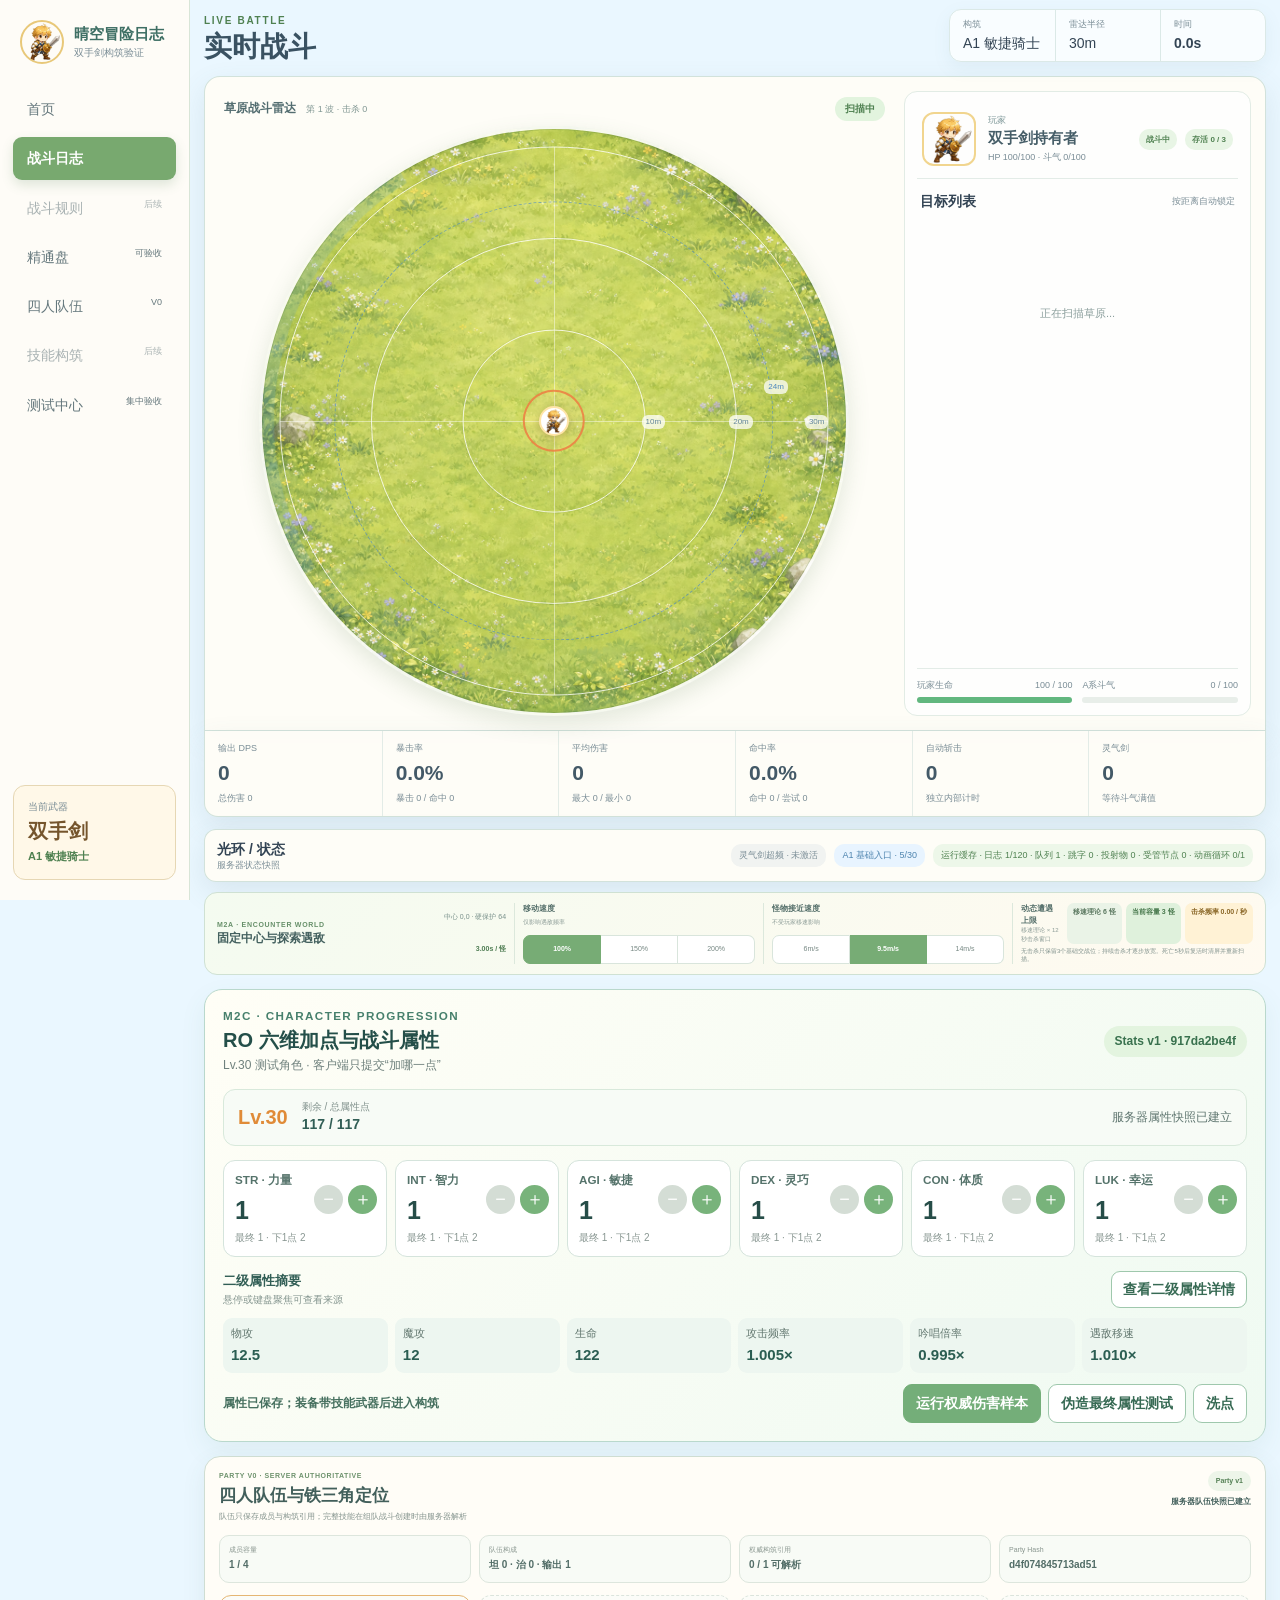
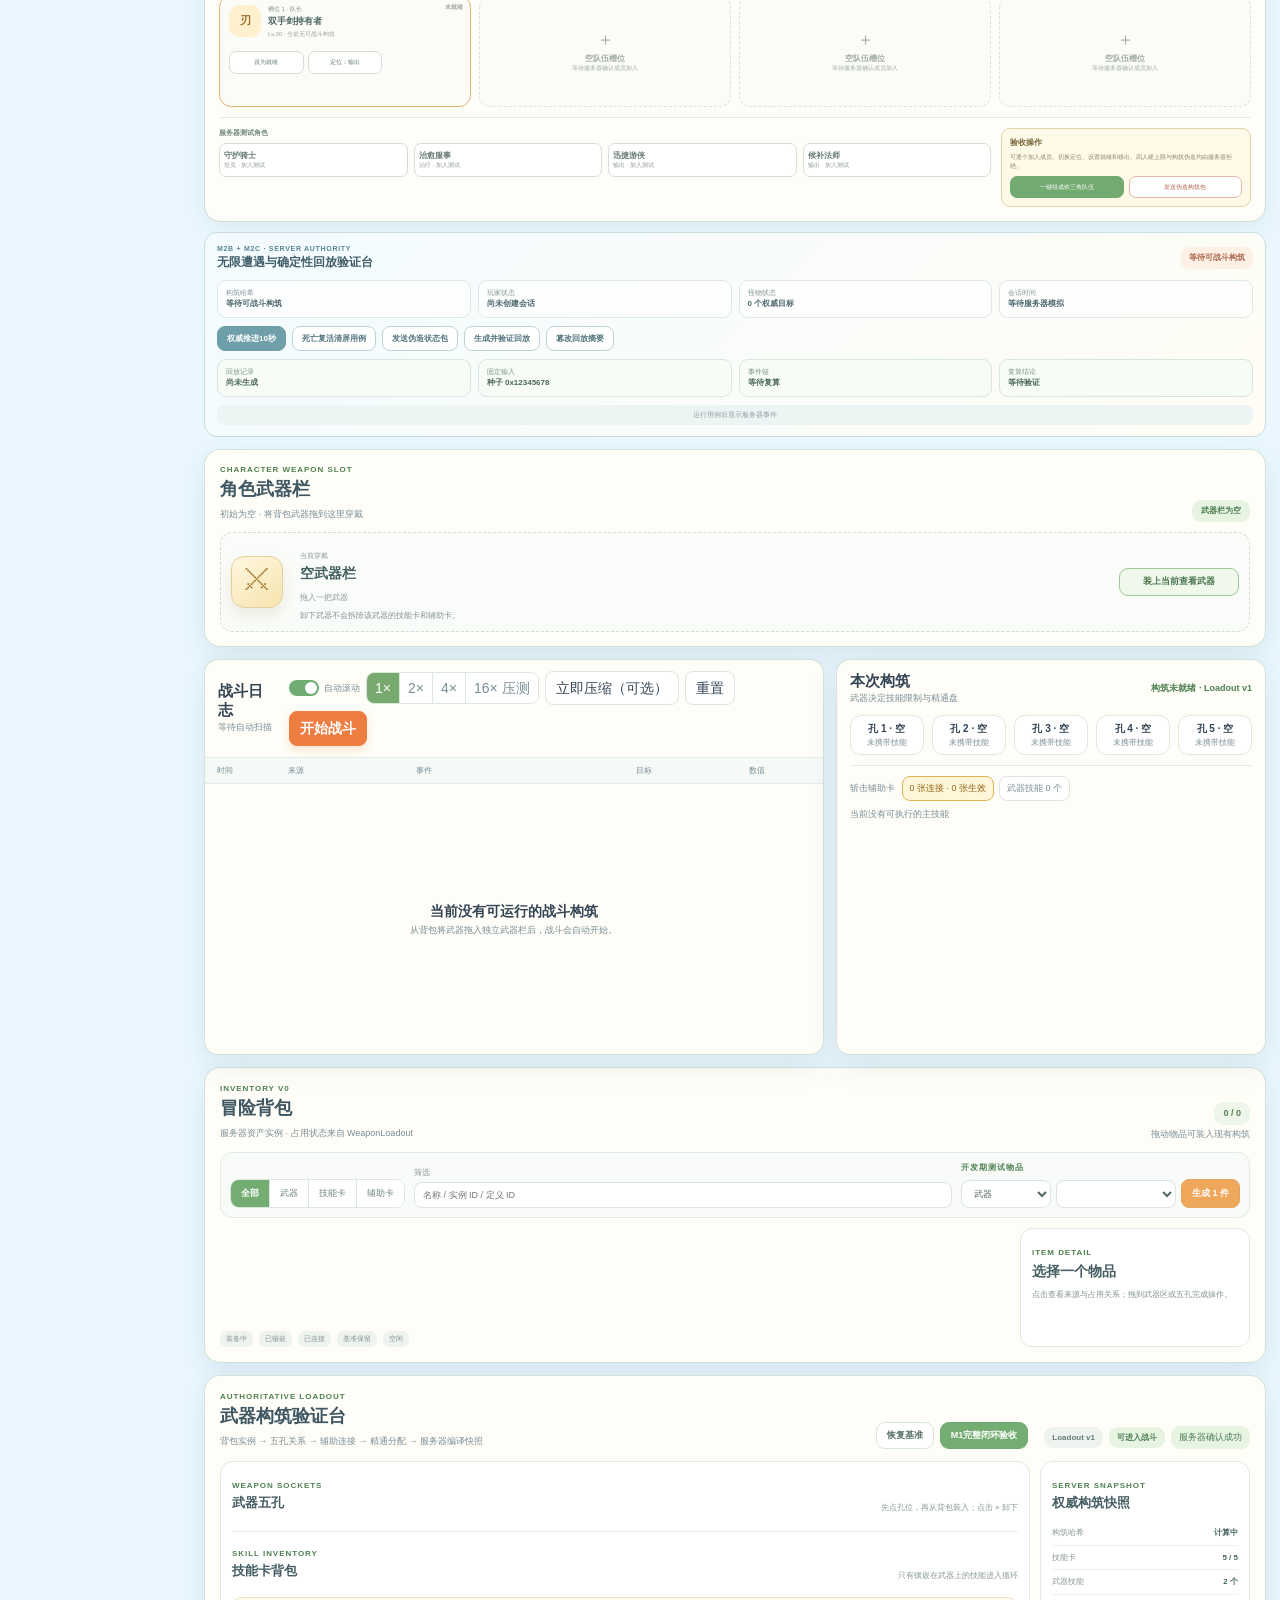
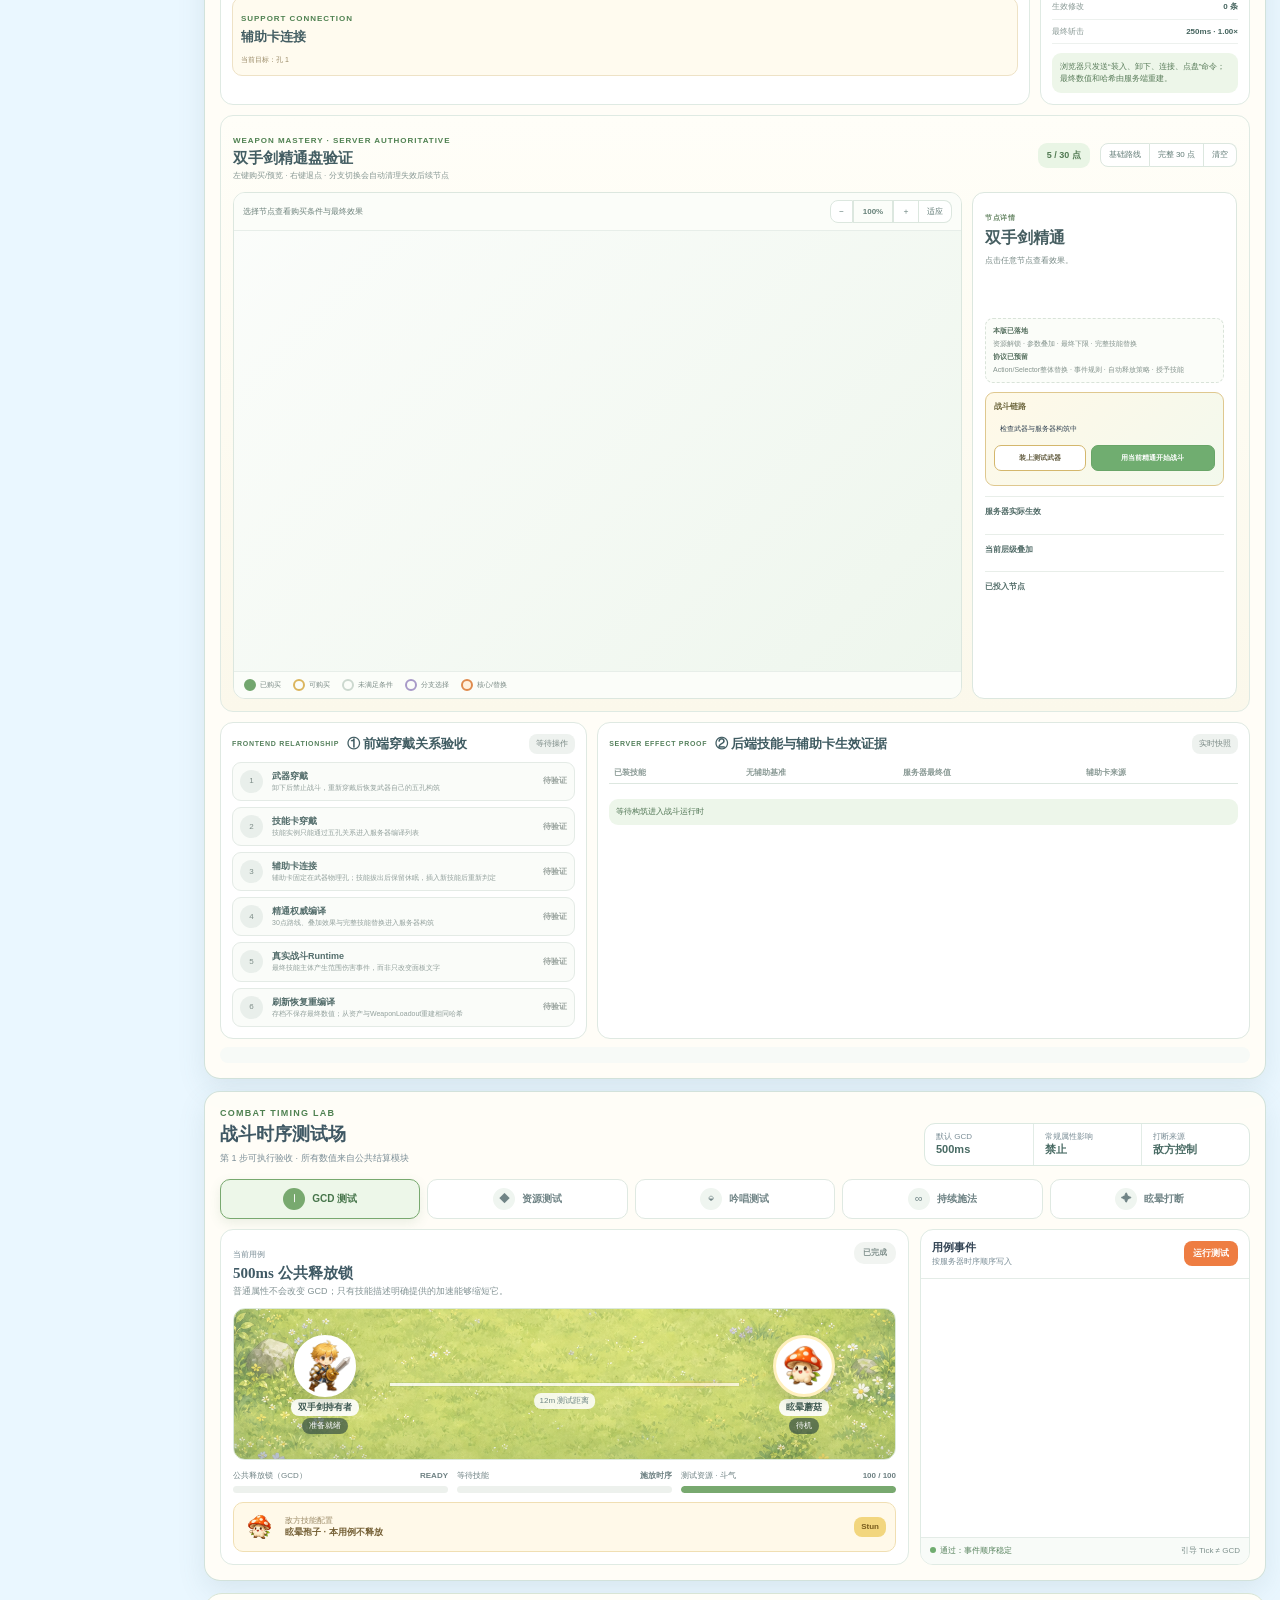
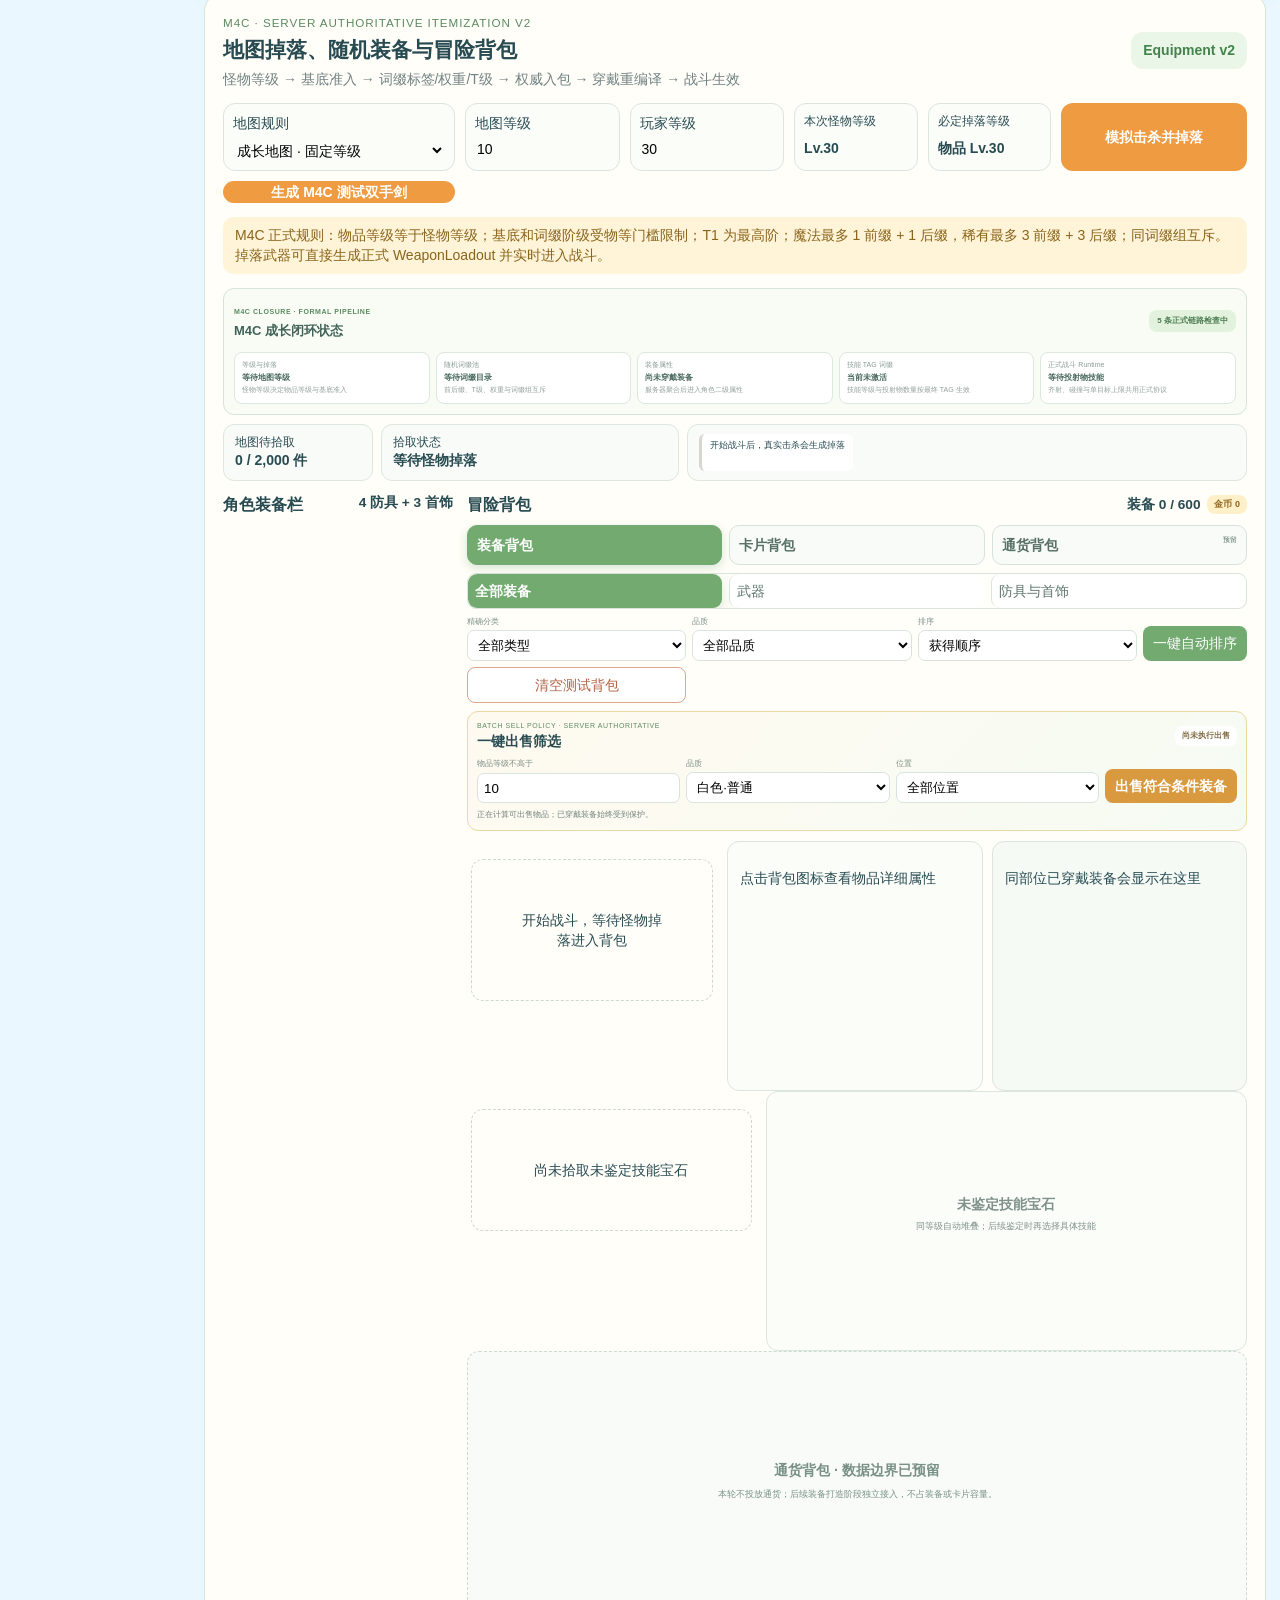
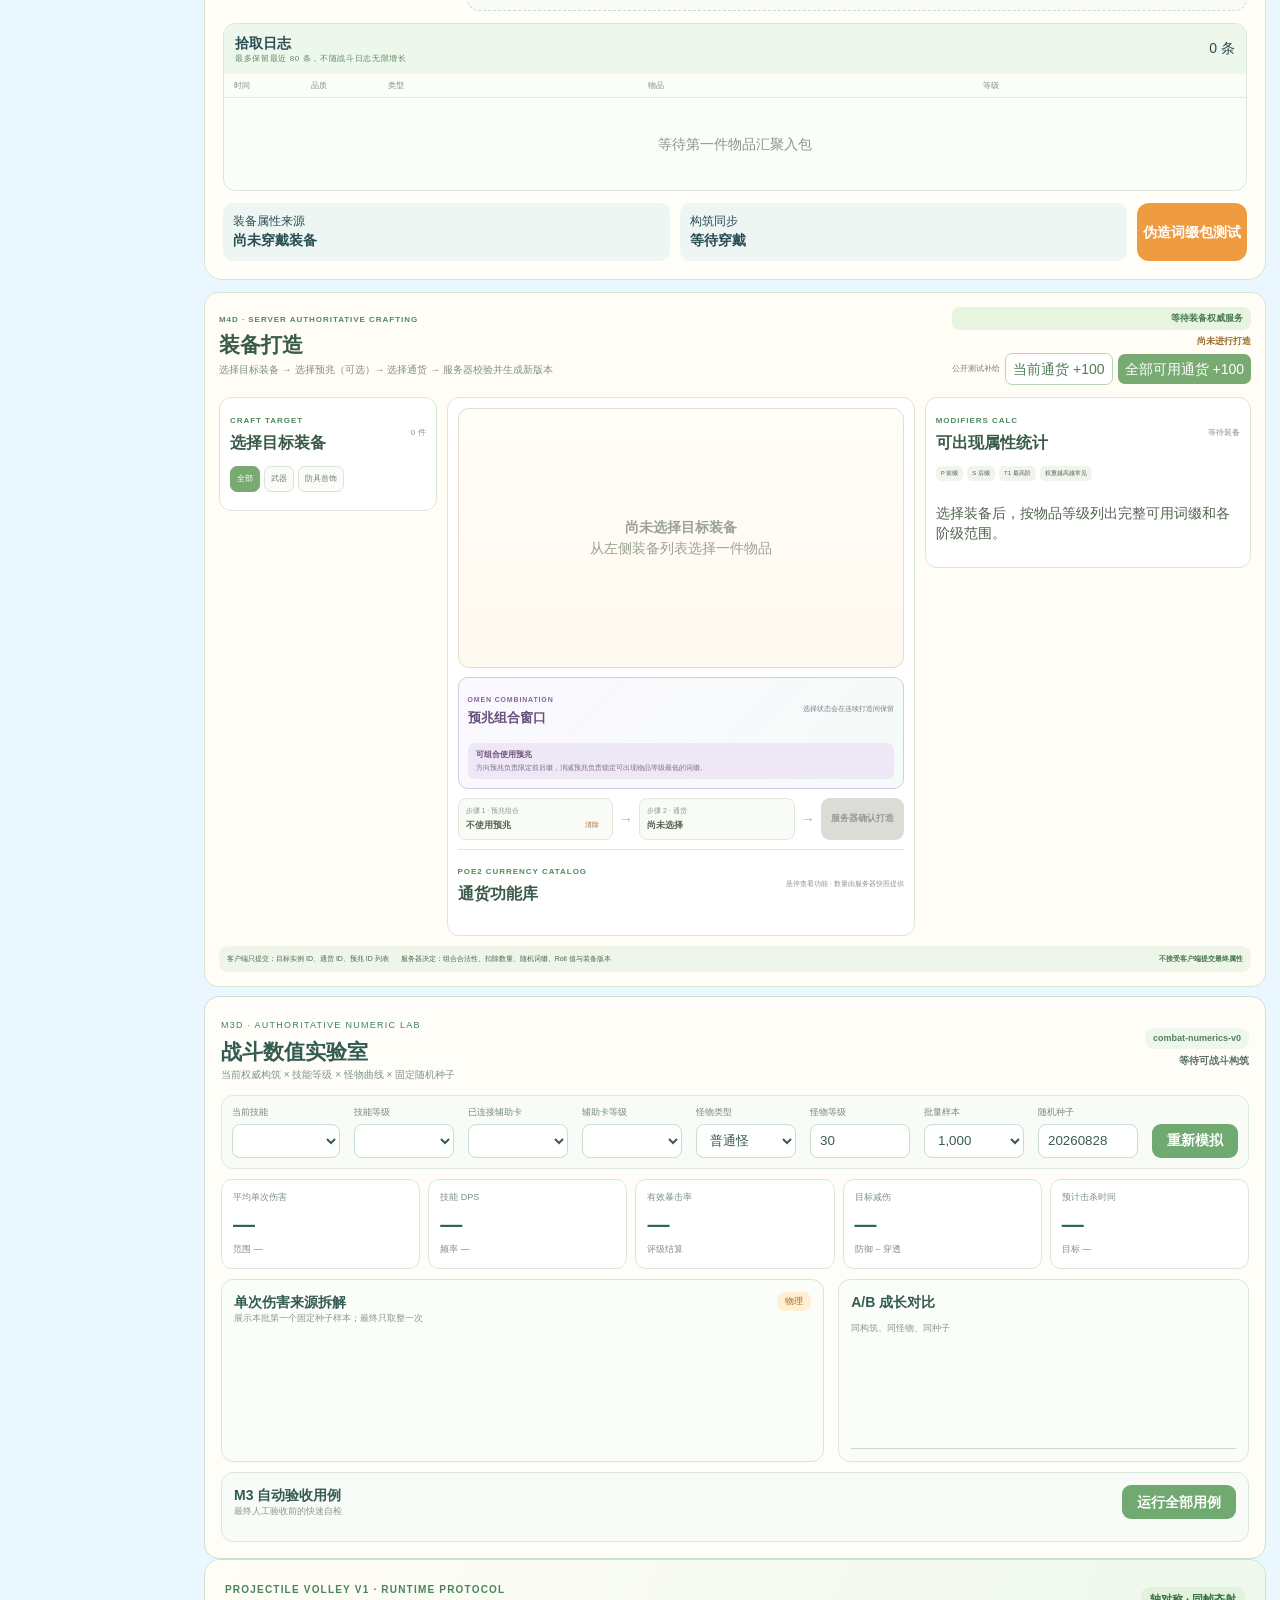
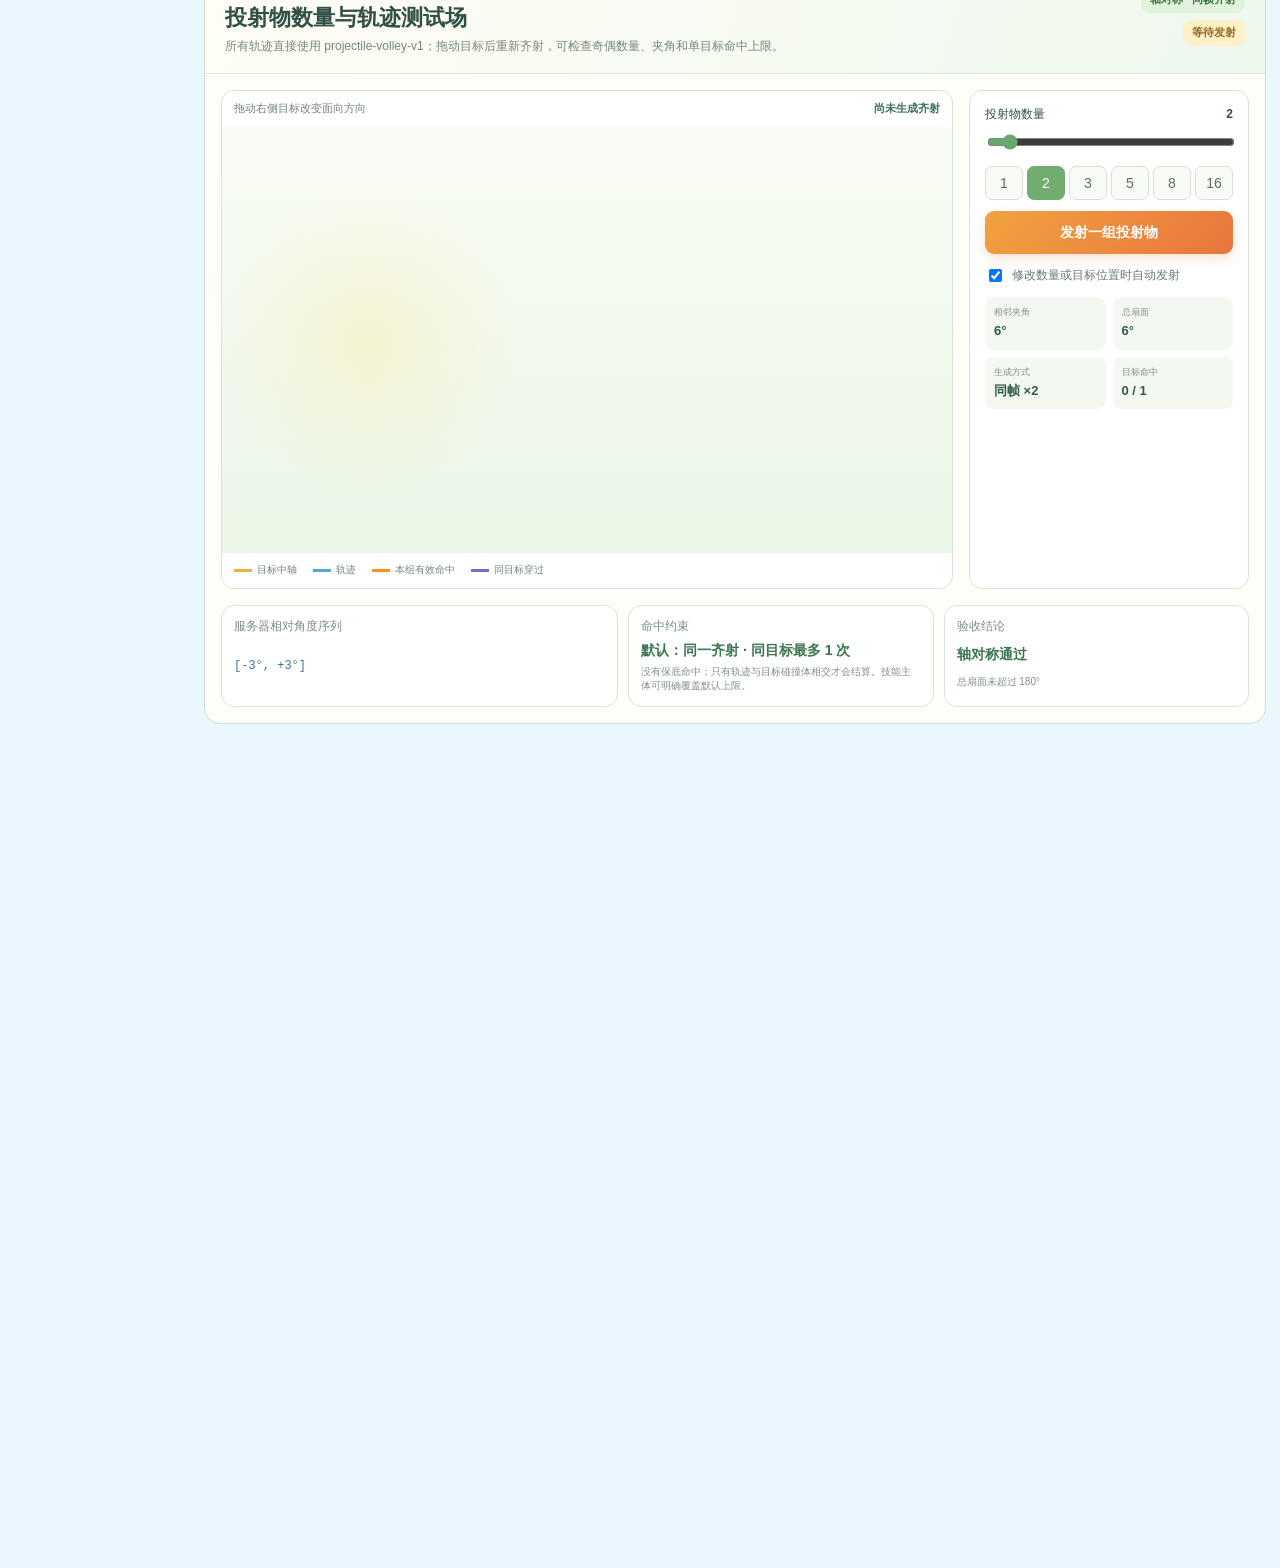
<file: index.html>
<!doctype html><html lang="zh-CN"><head><meta charset="utf-8"><meta http-equiv="refresh" content="0; url=./apps/web/"><title>Inf Idle</title></head><body><a href="./apps/web/">进入 Inf Idle</a></body></html>
</file>
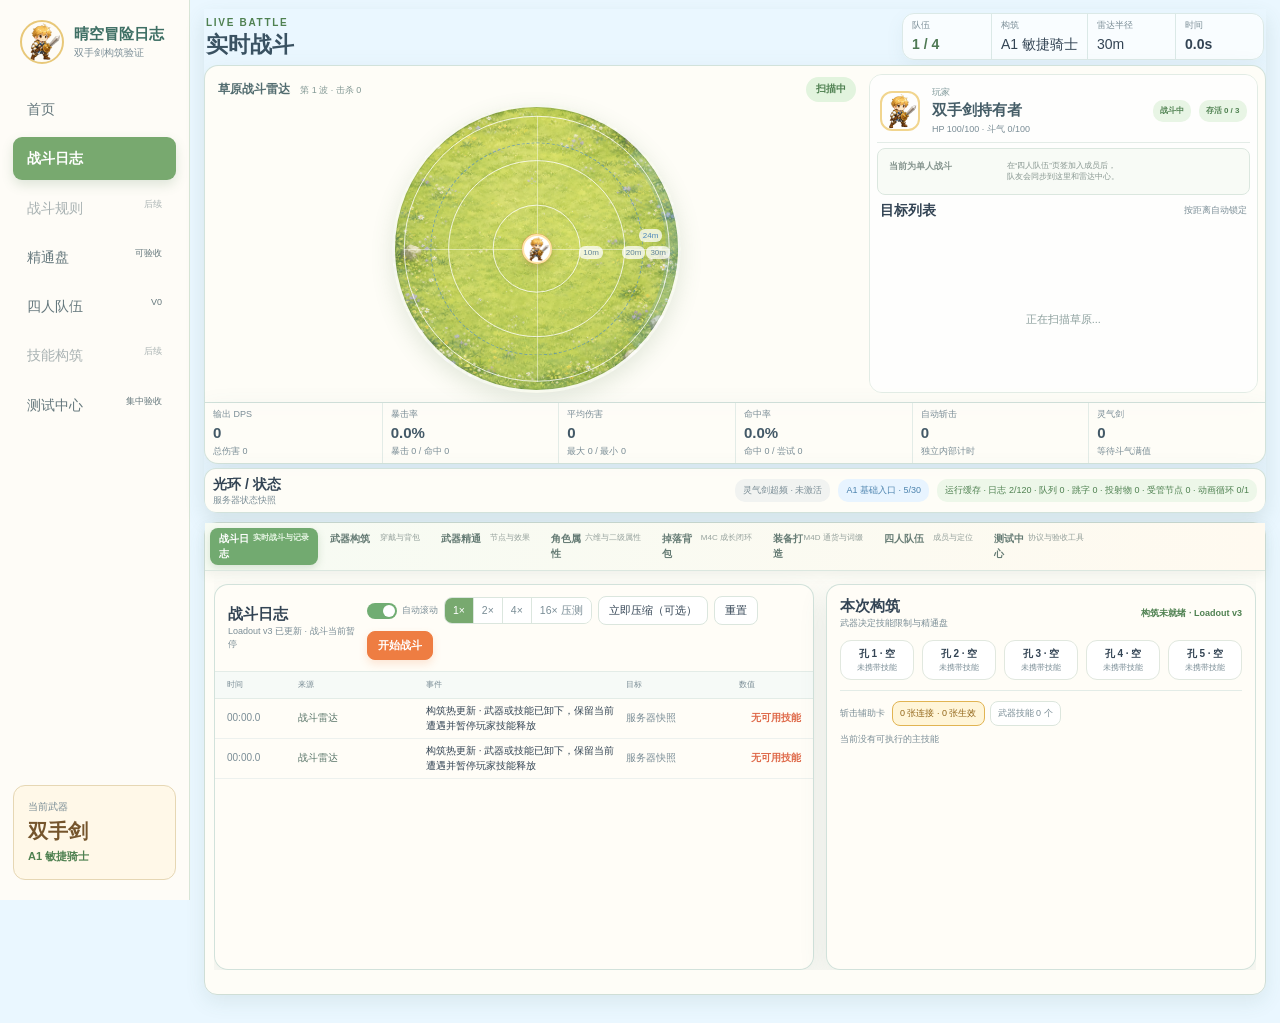
<file: apps/web/index.html>
<!doctype html>
<html lang="zh-CN">
<head>
  <meta charset="UTF-8">
  <meta name="viewport" content="width=device-width, initial-scale=1.0">
  <meta name="description" content="双手剑 A1 敏捷骑士实时战斗日志">
  <title>双手剑 · 实时战斗日志</title>
  <link rel="stylesheet" href="./theme-ro.css?v=m4c-closure-3">
  <link rel="stylesheet" href="./character-stats-v2.css?v=mastery-stats-2">
  <link rel="stylesheet" href="./m3-numeric-lab.css?v=m3d-1">
  <link rel="stylesheet" href="./m4-itemization-lab.css?v=m4c-closure-3">
  <link rel="stylesheet" href="./m4-crafting-lab.css?v=m4d-3">
  <link rel="stylesheet" href="./m4-crafting-visual-v2.css?v=m4d-8">
  <link rel="stylesheet" href="./projectile-volley-lab.css?v=m4c-closure-3">
</head>
<body>
  <div class="app-shell">
    <aside class="sidebar">
      <div class="brand"><img src="./assets/player-knight.png" alt=""><div><strong>晴空冒险日志</strong><small>双手剑构筑验证</small></div></div>
      <nav aria-label="主导航">
        <button type="button">首页</button>
        <button type="button" class="active">战斗日志</button>
        <button type="button" disabled>战斗规则<small>后续</small></button>
        <button id="masteryNavBtn" type="button">精通盘<small>可验收</small></button>
        <button id="partyNavBtn" type="button">四人队伍<small>V0</small></button>
        <button type="button" disabled>技能构筑<small>后续</small></button>
        <button id="testCenterNavBtn" type="button">测试中心<small>集中验收</small></button>
      </nav>
      <div class="sidebar-build">
        <small>当前武器</small><strong>双手剑</strong><span>A1 敏捷骑士</span>
      </div>
    </aside>

    <main class="content">
      <header class="page-header">
        <div><p>LIVE BATTLE</p><h1>实时战斗</h1></div>
        <div class="header-meta">
          <span><small>构筑</small>A1 敏捷骑士</span>
          <span><small>雷达半径</small>30m</span>
          <span><small>时间</small><b id="clock">0.0s</b></span>
        </div>
      </header>

      <section class="viewport-panel" aria-label="雷达与战斗视域">
        <div class="encounter-grid">
          <section class="radar-wrap">
            <div class="radar-head"><span>草原战斗雷达 <small id="waveText">第 1 波</small></span><b id="encounterPhase">扫描中</b></div>
            <div class="radar" id="radar">
              <div class="radar-floats" id="radarFloats"></div>
              <div class="radar-projectiles" id="radarProjectiles" aria-hidden="true"></div>
              <i class="radar-sweep"></i>
              <i class="radar-ring ring-1"></i><i class="radar-ring ring-2"></i><i class="radar-ring ring-3"></i>
              <i class="future-range"></i><i class="attack-range" id="attackRange"></i>
              <i class="radar-axis axis-x"></i><i class="radar-axis axis-y"></i>
              <div id="radarUnits"></div>
              <div class="player-floats" id="playerFloats"></div>
              <span class="radar-player"><img src="./assets/player-knight.png" alt="玩家"></span>
              <small class="range-label range-10">10m</small><small class="range-label range-20">20m</small><small class="range-label range-24">24m</small><small class="range-label range-30">30m</small>
            </div>
          </section>
          <div class="encounter-view">
            <div class="player-summary">
              <img src="./assets/player-knight.png" alt="双手剑持有者">
              <div><small>玩家</small><strong>双手剑持有者</strong><span id="playerStatus">HP 100/100 · 斗气 0/100</span></div>
              <b id="playerLifeState">战斗中</b><b id="aliveCount">存活 0 / 4</b>
            </div>
            <div class="roster-title"><span>目标列表</span><small>按距离自动锁定</small></div>
            <div id="enemyRoster" class="enemy-roster">
              <div class="empty-roster">正在扫描草原...</div>
            </div>
            <div class="bars">
              <label>玩家生命 <span id="playerHpText">100 / 100</span><i><b id="playerHpBar" class="hp-player"></b></i></label>
              <label>A系斗气 <span id="spiritText">0 / 100</span><i><b id="spiritBar" class="spirit"></b></i></label>
            </div>
          </div>
        </div>
      </section>

      <section class="metric-grid" aria-label="战斗统计">
        <article><span>输出 DPS</span><strong id="dpsMetric">0</strong><small id="totalMetric">总伤害 0</small></article>
        <article><span>暴击率</span><strong id="critMetric">0.0%</strong><small>暴击 <b id="critDetail">0</b> / 命中 <b id="hitMetric">0</b></small></article>
        <article><span>平均伤害</span><strong id="avgMetric">0</strong><small>最大 <b id="maxMetric">0</b> / 最小 <b id="minMetric">0</b></small></article>
        <article><span>命中率</span><strong id="accuracyMetric">0.0%</strong><small>命中 <b id="hitDetail">0</b> / 尝试 <b id="attemptMetric">0</b></small></article>
        <article><span>自动斩击</span><strong id="slashMetric">0</strong><small>独立内部计时</small></article>
        <article><span>灵气剑</span><strong id="auraMetric">0</strong><small id="auraState">等待斗气满值</small></article>
      </section>

      <section class="aura-panel">
        <div><span>光环 / 状态</span><small>服务器状态快照</small></div>
        <span id="auraChip" class="state-chip inactive">灵气剑超频 · 未激活</span>
        <span class="state-chip">A1 基础入口 · 5/30</span>
        <span id="runtimeHealth" class="state-chip runtime-health">运行缓存 · 初始化</span>
      </section>

      <section class="encounter-tuning" aria-label="M2A遭遇参数测试">
        <div class="encounter-tuning-title"><div><small>M2A · ENCOUNTER WORLD</small><strong>固定中心与探索遇敌</strong></div><span id="encounterAuthorityReadout">中心 0,0 · 硬保护 64</span><b id="encounterIntervalReadout">3.00s / 怪</b></div>
        <div class="encounter-control"><span>移动速度<small>仅影响遇敌频率</small></span><div><button class="active" data-encounter-setting="movementSpeedMultiplier" data-encounter-value="1">100%</button><button data-encounter-setting="movementSpeedMultiplier" data-encounter-value="1.5">150%</button><button data-encounter-setting="movementSpeedMultiplier" data-encounter-value="2">200%</button></div></div>
        <div class="encounter-control"><span>怪物接近速度<small>不受玩家移速影响</small></span><div><button data-encounter-setting="monsterApproachSpeedMps" data-encounter-value="6">6m/s</button><button class="active" data-encounter-setting="monsterApproachSpeedMps" data-encounter-value="9.5">9.5m/s</button><button data-encounter-setting="monsterApproachSpeedMps" data-encounter-value="14">14m/s</button></div></div>
        <div class="encounter-capacity-auto"><span>动态遭遇上限<small>移速理论 × 12秒击杀窗口</small></span><div><strong id="encounterFrequencyCapacityReadout">移速理论 6 怪</strong><strong id="encounterCapacityReadout">当前容量 3 怪</strong><strong id="encounterKillRateReadout">击杀频率 0.00 / 秒</strong></div><p>无击杀只保留3个基础交战位；持续击杀才逐步放宽。死亡5秒后复活时清屏并重新扫描。</p></div>
      </section>

      <section class="character-stats-lab" aria-label="RO六维属性权威验证">
        <header><div><small>M2C · CHARACTER PROGRESSION</small><strong>RO 六维加点与战斗属性</strong><span>Lv.30 测试角色 · 客户端只提交“加哪一点”</span></div><b id="statProgressionVersion">Stats v1</b></header>
        <div class="stat-budget"><span id="statLevel">Lv.30</span><div><small>剩余 / 总属性点</small><strong id="statPointBudget">0 / 0</strong></div><p id="statAuthorityMessage">服务器属性快照已建立</p></div>
        <div class="primary-stat-grid">
          <article><small>STR · 力量</small><strong id="stat-str-value">1</strong><span id="stat-str-detail">最终 1</span><div class="stat-stepper"><button id="stat-str-subtract" class="subtract" type="button" aria-label="减少1点">−</button><button id="stat-str-add" class="add" type="button" aria-label="增加1点">＋</button></div></article>
          <article><small>INT · 智力</small><strong id="stat-int-value">1</strong><span id="stat-int-detail">最终 1</span><div class="stat-stepper"><button id="stat-int-subtract" class="subtract" type="button" aria-label="减少1点">−</button><button id="stat-int-add" class="add" type="button" aria-label="增加1点">＋</button></div></article>
          <article><small>AGI · 敏捷</small><strong id="stat-agi-value">1</strong><span id="stat-agi-detail">最终 1</span><div class="stat-stepper"><button id="stat-agi-subtract" class="subtract" type="button" aria-label="减少1点">−</button><button id="stat-agi-add" class="add" type="button" aria-label="增加1点">＋</button></div></article>
          <article><small>DEX · 灵巧</small><strong id="stat-dex-value">1</strong><span id="stat-dex-detail">最终 1</span><div class="stat-stepper"><button id="stat-dex-subtract" class="subtract" type="button" aria-label="减少1点">−</button><button id="stat-dex-add" class="add" type="button" aria-label="增加1点">＋</button></div></article>
          <article><small>CON · 体质</small><strong id="stat-con-value">1</strong><span id="stat-con-detail">最终 1</span><div class="stat-stepper"><button id="stat-con-subtract" class="subtract" type="button" aria-label="减少1点">−</button><button id="stat-con-add" class="add" type="button" aria-label="增加1点">＋</button></div></article>
          <article><small>LUK · 幸运</small><strong id="stat-luk-value">1</strong><span id="stat-luk-detail">最终 1</span><div class="stat-stepper"><button id="stat-luk-subtract" class="subtract" type="button" aria-label="减少1点">−</button><button id="stat-luk-add" class="add" type="button" aria-label="增加1点">＋</button></div></article>
        </div>
        <div class="derived-summary-head"><div><strong>二级属性摘要</strong><small>悬停或键盘聚焦可查看来源</small></div><button id="statDetailsToggle" type="button" aria-expanded="false">查看二级属性详情</button></div>
        <div class="derived-stat-grid"><span>物攻 <b id="statPhysicalAttack">0</b></span><span>魔攻 <b id="statMagicAttack">0</b></span><span>生命 <b id="statMaxHp">0</b></span><span>攻击频率 <b id="statAttackRate">1×</b></span><span>吟唱倍率 <b id="statCastRate">1×</b></span><span>遇敌移速 <b id="statEncounterRate">1×</b></span></div>
        <section id="statDerivedPanel" class="derived-detail-panel" hidden>
          <header><div><strong>完整二级属性</strong><small>列表由服务器属性快照动态生成，新增精通属性会自动进入这里</small></div></header>
          <div id="statDerivedDetails" class="derived-detail-groups"></div>
          <section class="combat-rate-details"><h4>战斗换算结果</h4><div id="statRateDetails"></div></section>
        </section>
        <div class="stat-proof"><b id="statBuildProof">等待构筑</b><div><button id="statDamageTest" type="button">运行权威伤害样本</button><button id="statForgeryTest" type="button">伪造最终属性测试</button><button id="statReset" type="button">洗点</button></div></div>
      </section>

      <section class="party-lab" id="partyLab" aria-label="Party V0 四人队伍权威验证">
        <header class="party-lab-head">
          <div><small>PARTY V0 · SERVER AUTHORITATIVE</small><strong>四人队伍与铁三角定位</strong><span>队伍只保存成员与构筑引用；完整技能在组队战斗创建时由服务器解析</span></div>
          <div><b id="partyVersion">Party v1</b><strong id="partyCommandState" data-tone="ready">服务器队伍快照已建立</strong></div>
        </header>
        <div class="party-overview">
          <article><small>成员容量</small><strong id="partyCapacity">1 / 4</strong></article>
          <article><small>队伍构成</small><strong id="partyComposition">坦 0 · 治 0 · 输出 1</strong></article>
          <article><small>权威构筑引用</small><strong id="partyBuildRefs">0 / 1 可解析</strong></article>
          <article><small>Party Hash</small><strong id="partyHash">计算中</strong></article>
        </div>
        <div id="partySlots" class="party-slots"></div>
        <div class="party-controls">
          <div><small>服务器测试角色</small><div id="partyCandidates" class="party-candidates"></div></div>
          <aside><b>验收操作</b><p>可逐个加入成员、切换定位、设置就绪和移出。四人硬上限与构筑伪造均由服务器拒绝。</p><button id="partyFillBtn" type="button">一键组成铁三角队伍</button><button id="partyForgeryBtn" type="button">发送伪造构筑包</button></aside>
        </div>
      </section>
      <section class="server-authority-lab" aria-label="M2C服务器权威遭遇与回放验证">
        <header><div><small>M2B + M2C · SERVER AUTHORITY</small><strong>无限遭遇与确定性回放验证台</strong></div><b id="serverAuthorityState" data-tone="ready">等待构筑同步</b></header>
        <div class="server-authority-metrics"><article><small>构筑哈希</small><strong id="serverBuildHash">等待可战斗构筑</strong></article><article><small>玩家状态</small><strong id="serverPlayerState">尚未创建会话</strong></article><article><small>怪物状态</small><strong id="serverMonsterState">0 个权威目标</strong></article><article><small>会话时间</small><strong id="serverEncounterState">等待服务器模拟</strong></article></div>
        <div class="server-authority-actions"><button id="serverRunTenSeconds" type="button">权威推进10秒</button><button id="serverRunReviveCase" type="button">死亡复活清屏用例</button><button id="serverRunForgeryCase" type="button">发送伪造状态包</button><button id="serverRunReplayCase" type="button">生成并验证回放</button><button id="serverRunReplayForgery" type="button">篡改回放摘要</button></div>
        <div class="server-replay-proof"><article><small>回放记录</small><strong id="serverReplayRecord">尚未生成</strong></article><article><small>固定输入</small><strong id="serverReplayInput">种子 0x12345678</strong></article><article><small>事件链</small><strong id="serverReplayEvents">等待复算</strong></article><article><small>复算结论</small><strong id="serverReplayVerdict">等待验证</strong></article></div>
        <ol id="serverAuthorityEvents" class="server-authority-events"><li class="empty">运行用例后显示服务器事件</li></ol>
      </section>
      <section class="character-weapon-panel" aria-label="角色武器栏">
        <header><div><p>CHARACTER WEAPON SLOT</p><h2>角色武器栏</h2><span>初始为空 · 将背包武器拖到这里穿戴</span></div><b id="weaponEquipState">武器栏为空</b></header>
        <div class="character-weapon-slot empty" id="weaponEquipDropZone">
          <div class="weapon-glyph">⚔</div><div><small>当前穿戴</small><h3 id="authorityWeaponName">空武器栏</h3><code id="authorityWeaponInstanceId">拖入一把武器</code><p>卸下武器不会拆除该武器的技能卡和辅助卡。</p></div>
          <button id="weaponToggleBtn" type="button" class="weapon-toggle equip">装上当前查看武器</button>
        </div>
      </section>
      <div class="lower-grid">
      <section class="log-panel" id="combatLogPanel">
        <div class="log-toolbar">
          <div><h2>战斗日志</h2><span id="logSummary">等待战斗开始</span></div>
          <div class="toolbar-controls">
            <label class="switch"><input id="autoScroll" type="checkbox" checked><span></span>自动滚动</label>
            <div class="speed-controls" aria-label="模拟速度">
              <button type="button" data-speed="1" class="active">1×</button><button type="button" data-speed="2">2×</button><button type="button" data-speed="4">4×</button><button type="button" data-speed="16">16× 压测</button>
            </div>
            <button id="cleanupBtn" class="button secondary" type="button">立即压缩（可选）</button>
            <button id="resetBtn" class="button secondary" type="button">重置</button>
            <button id="startBtn" class="button primary" type="button">开始战斗</button>
          </div>
        </div>
        <div class="log-head"><span>时间</span><span>来源</span><span>事件</span><span>目标</span><span>数值</span></div>
        <div id="eventLog" class="event-log" aria-live="polite">
          <div class="empty-log"><strong>尚无战斗事件</strong><span>点击“开始战斗”后，自动释放序列会实时写入这里。</span></div>
        </div>
      </section>

      <section class="loadout-panel">
        <div class="loadout-title"><div><h2>本次构筑</h2><span>武器决定技能限制与精通盘</span></div><strong id="compileStatus">构筑已编译</strong></div>
        <div id="skillBar" class="skill-bar" aria-label="技能栏"></div>
        <div class="support-area">
          <span>斩击辅助卡</span>
          <div id="supportCards"></div>
          <p id="compiledSlash">最终斩击：572ms · 1.64×</p>
        </div>
      </section>
      </div>
      <section class="inventory-panel" id="inventoryPanel" aria-label="背包最小界面">
        <header class="inventory-head">
          <div><p>INVENTORY V0</p><h2>冒险背包</h2><span>服务器资产实例 · 占用状态来自 WeaponLoadout</span></div>
          <div class="inventory-summary"><b id="inventoryVisibleCount">0 / 0</b><span>拖动物品可装入现有构筑</span></div>
        </header>
        <div class="inventory-toolbar">
          <div id="inventoryFilters" class="inventory-filters" aria-label="背包分类">
            <button type="button" class="active" data-inventory-filter="all">全部</button>
            <button type="button" data-inventory-filter="weapon">武器</button>
            <button type="button" data-inventory-filter="skill">技能卡</button>
            <button type="button" data-inventory-filter="support">辅助卡</button>
          </div>
          <label class="inventory-search"><span>筛选</span><input id="inventorySearch" type="search" placeholder="名称 / 实例 ID / 定义 ID"></label>
          <div class="inventory-generator">
            <small>开发期测试物品</small>
            <select id="devItemKind" aria-label="测试物品类型"><option value="weapon">武器</option><option value="skill">技能卡</option><option value="support">辅助卡</option></select>
            <select id="devItemDefinition" aria-label="测试物品定义"></select>
            <button id="grantTestItemBtn" type="button">生成 1 件</button>
          </div>
        </div>
        <div class="inventory-body">
          <div><div id="inventoryGrid" class="inventory-grid"></div><p class="inventory-legend"><span>装备中</span><span>已镶嵌</span><span>已连接</span><span>基准保留</span><span>空闲</span></p></div>
          <aside id="inventoryDetail" class="inventory-detail"><small>ITEM DETAIL</small><h3>选择一个物品</h3><p>点击查看来源与占用关系；拖到武器区或五孔完成操作。</p></aside>
        </div>
      </section>
      <section class="loadout-lab-panel" id="loadoutLab" aria-label="武器构筑验证台">
        <header class="loadout-lab-head">
          <div><p>AUTHORITATIVE LOADOUT</p><h2>武器构筑验证台</h2><span>背包实例 → 五孔关系 → 辅助连接 → 精通分配 → 服务器编译快照</span></div>
          <div class="loadout-authority-actions"><button id="resetLoadoutBtn" type="button">恢复基准</button><button id="runAcceptanceBtn" type="button">M1完整闭环验收</button></div><div class="loadout-authority-status"><b id="authorityVersion">Loadout v1</b><strong id="authorityReady" class="ready">可进入战斗</strong><span id="loadoutCommandState" class="accepted">服务器确认成功</span></div>
        </header>

        <div class="loadout-lab-grid">
          <div class="loadout-workbench">
            <div class="workbench-title"><div><small>WEAPON SOCKETS</small><h3>武器五孔</h3></div><span>先点孔位，再从背包装入；点击 × 卸下</span></div>
            <div id="authoritySockets" class="authority-sockets"></div>

            <div class="workbench-title inventory-title"><div><small>SKILL INVENTORY</small><h3>技能卡背包</h3></div><span>只有镶嵌在武器上的技能进入循环</span></div>
            <div id="skillInventory" class="skill-inventory"></div>

            <div class="support-workbench">
              <div><small>SUPPORT CONNECTION</small><h3>辅助卡连接</h3><span id="selectedSocketLabel">当前目标：孔 1</span></div>
              <div id="authoritySupports" class="authority-supports"></div>
            </div>
          </div>

          <aside class="compiled-snapshot-card">
            <div><small>SERVER SNAPSHOT</small><h3>权威构筑快照</h3></div>
            <dl>
              <div><dt>构筑哈希</dt><dd id="authorityHash">计算中</dd></div>
              <div><dt>技能卡</dt><dd id="authoritySocketCount">5 / 5</dd></div>
              <div><dt>武器技能</dt><dd id="authorityWeaponSkills">2 个</dd></div>
              <div><dt>生效修改</dt><dd id="authorityModifierCount">0 条</dd></div>
              <div><dt>最终斩击</dt><dd id="authorityFinalSlash">250ms · 1.00×</dd></div>
            </dl>
            <p>浏览器只发送“装入、卸下、连接、点盘”命令；最终数值和哈希由服务端重建。</p>
          </aside>
        </div>

        <div class="mastery-workbench" id="masteryWorkbench">
          <header class="mastery-head">
            <div><small>WEAPON MASTERY · SERVER AUTHORITATIVE</small><h3>双手剑精通盘验证</h3><span>左键购买/预览 · 右键退点 · 分支切换会自动清理失效后续节点</span></div>
            <b id="masterySpent">5 / 30 点</b>
            <div class="mastery-presets"><button id="masteryBaseBtn" type="button">基础路线</button><button id="masteryFullBtn" type="button">完整 30 点</button><button id="masteryResetBtn" type="button">清空</button></div>
          </header>
          <div class="mastery-board-shell">
            <section class="mastery-board-panel">
              <div class="mastery-toolbar"><span id="masteryStatus">选择节点查看购买条件与最终效果</span><div><button id="masteryZoomOut" type="button" aria-label="缩小">−</button><b id="masteryZoomLabel">100%</b><button id="masteryZoomIn" type="button" aria-label="放大">＋</button><button id="masteryFitBtn" type="button">适应</button></div></div>
              <div id="masteryViewport" class="mastery-viewport"><div id="masteryCanvas" class="mastery-canvas"><svg id="masteryEdges" class="mastery-edges" viewBox="0 0 1160 520" aria-hidden="true"></svg><div id="masteryTrack" class="mastery-track"></div></div></div>
              <div class="mastery-legend"><span class="purchased">已购买</span><span class="available">可购买</span><span class="locked">未满足条件</span><span class="choice">分支选择</span><span class="capstone">核心/替换</span></div>
            </section>
            <aside class="mastery-detail">
              <small id="masteryDetailMeta">节点详情</small><h3 id="masteryDetailTitle">双手剑精通</h3><p id="masteryDetailCopy">点击任意节点查看效果。</p>
              <div id="masteryChoiceOptions" class="mastery-choice-options"></div>
              <div class="mastery-capabilities"><b>本版已落地</b><span>资源解锁 · 参数叠加 · 最终下限 · 完整技能替换</span><b>协议已预留</b><span>Action/Selector整体替换 · 事件规则 · 自动释放策略 · 授予技能</span></div>
              <div class="mastery-combat-bridge"><b>战斗链路</b><span id="masteryCombatState">检查武器与服务器构筑中</span><div><button id="masteryEquipTestBtn" type="button">装上测试武器</button><button id="masteryRunCombatBtn" type="button">用当前精通开始战斗</button></div><div id="masteryRuntimeProof"></div></div>
              <section><b>服务器实际生效</b><div id="masteryEffectEvidence" class="mastery-effect-evidence"></div></section>
              <section><b>当前层级叠加</b><div id="masteryStackEvidence" class="mastery-stack-evidence"></div></section>
              <section><b>已投入节点</b><div id="masteryPicked" class="mastery-picked"></div></section>
            </aside>
          </div>
        </div>

        <div class="joint-acceptance-grid">
          <section class="acceptance-front">
            <header><small>FRONTEND RELATIONSHIP</small><h3>① 前端穿戴关系验收</h3><span id="acceptanceState">等待操作</span></header>
            <ol class="acceptance-checks">
              <li id="frontCheckWeapon"><i>1</i><div><b>武器穿戴</b><small>卸下后禁止战斗，重新穿戴后恢复武器自己的五孔构筑</small></div><strong>待验证</strong></li>
              <li id="frontCheckSkill"><i>2</i><div><b>技能卡穿戴</b><small>技能实例只能通过五孔关系进入服务器编译列表</small></div><strong>待验证</strong></li>
              <li id="frontCheckSupport"><i>3</i><div><b>辅助卡连接</b><small>辅助卡固定在武器物理孔；技能拔出后保留休眠，插入新技能后重新判定</small></div><strong>待验证</strong></li>
              <li id="frontCheckMastery"><i>4</i><div><b>精通权威编译</b><small>30点路线、叠加效果与完整技能替换进入服务器构筑</small></div><strong>待验证</strong></li>
              <li id="frontCheckRuntime"><i>5</i><div><b>真实战斗Runtime</b><small>最终技能主体产生范围伤害事件，而非只改变面板文字</small></div><strong>待验证</strong></li>
              <li id="frontCheckRestore"><i>6</i><div><b>刷新恢复重编译</b><small>存档不保存最终数值；从资产与WeaponLoadout重建相同哈希</small></div><strong>待验证</strong></li>
            </ol>
          </section>
          <section class="acceptance-backend">
            <header><small>SERVER EFFECT PROOF</small><h3>② 后端技能与辅助卡生效证据</h3><span id="backendProofState">实时快照</span></header>
            <div class="effect-table-wrap"><table class="effect-table"><thead><tr><th>已装技能</th><th>无辅助基准</th><th>服务器最终值</th><th>辅助卡来源</th></tr></thead><tbody id="backendSkillRows"></tbody></table></div>
            <div id="backendModifierEvidence" class="modifier-evidence"></div>
            <div id="backendBattleProof" class="battle-proof">等待构筑进入战斗运行时</div>
          </section>
        </div>
        <ol id="acceptanceLog" class="acceptance-log" aria-live="polite"></ol>
      </section>
      <section class="timing-lab-panel" id="timingLab" aria-label="战斗时序测试场">
        <header class="timing-lab-head">
          <div><p>COMBAT TIMING LAB</p><h2>战斗时序测试场</h2><span>第 1 步可执行验收 · 所有数值来自公共结算模块</span></div>
          <div class="timing-rule-chips">
            <span><small>默认 GCD</small><b>500ms</b></span>
            <span><small>常规属性影响</small><b>禁止</b></span>
            <span><small>打断来源</small><b>敌方控制</b></span>
          </div>
        </header>

        <div class="timing-case-tabs" id="timingCaseTabs" aria-label="测试用例"></div>

        <div class="timing-lab-grid">
          <div class="timing-stage">
            <div class="timing-stage-head">
              <div><small>当前用例</small><h3 id="timingCaseTitle">500ms 公共释放锁</h3><p id="timingCaseDescription"></p></div>
              <b id="timingCaseState">待运行</b>
            </div>

            <div class="timing-arena">
              <div class="timing-actor player ready" id="timingPlayer">
                <div class="timing-avatar"><img src="./assets/player-knight.png" alt="测试角色"><i></i></div>
                <strong>双手剑持有者</strong>
                <span id="timingPlayerState">准备就绪</span>
              </div>
              <div class="timing-effect-line"><i></i><span>12m 测试距离</span></div>
              <div class="timing-actor enemy">
                <div class="timing-avatar"><img src="./assets/monster-mushroom.png" alt="眩晕蘑菇"><i></i></div>
                <strong>眩晕蘑菇</strong>
                <span id="timingEnemyState">待机</span>
              </div>
            </div>

            <div class="timing-bars">
              <label><span>公共释放锁（GCD）</span><b id="timingGcdValue">READY</b><i><em id="timingGcdFill" class="gcd"></em></i></label>
              <label><span id="timingCastLabel">等待技能</span><b>施放时序</b><i><em id="timingCastFill" class="cast"></em></i></label>
              <label><span>测试资源 · 斗气</span><b id="timingResourceValue">100 / 100</b><i><em id="timingResourceFill" class="resource"></em></i></label>
            </div>

            <div class="timing-enemy-skill">
              <img src="./assets/monster-mushroom.png" alt="">
              <div><small>敌方技能配置</small><strong id="timingEnemySkill">眩晕孢子 · 1.0s 眩晕 · 可打断</strong></div>
              <span>Stun</span>
            </div>
          </div>

          <aside class="timing-console">
            <div class="timing-console-head">
              <div><strong>用例事件</strong><small>按服务器时序顺序写入</small></div>
              <button type="button" id="runTimingCase">运行测试</button>
            </div>
            <div class="timing-event-log" id="timingEventLog" aria-live="polite"></div>
            <footer><span><i></i>通过：事件顺序稳定</span><span>引导 Tick ≠ GCD</span></footer>
          </aside>
        </div>
      </section>

      <section class="m4-itemization-lab" id="m4ItemizationLab" aria-label="M4C掉落、随机装备与构筑成长闭环">
        <header><div><small>M4C · SERVER AUTHORITATIVE ITEMIZATION V2</small><h2>地图掉落、随机装备与冒险背包</h2><p>怪物等级 → 基底准入 → 词缀标签/权重/T级 → 权威入包 → 穿戴重编译 → 战斗生效</p></div><b id="m4AuthorityState">Equipment v2</b></header>
        <div class="m4-map-controls">
          <label><span>地图规则</span><select id="m4MapMode"><option value="fixed">成长地图 · 固定等级</option><option value="dynamic">最终地图 · 动态等级</option></select></label>
          <label><span>地图等级</span><input id="m4MapLevel" type="number" min="1" max="60" value="10"></label>
          <label><span>玩家等级</span><input id="m4PlayerLevel" type="number" min="1" max="60" value="30"></label>
          <article><small>本次怪物等级</small><strong id="m4MonsterLevel">Lv.30</strong></article>
          <article><small>必定掉落等级</small><strong id="m4DropLevel">物品 Lv.30</strong></article>
          <button id="m4SimulateDrop" type="button">模拟击杀并掉落</button>
          <button id="m4SimulateWeapon" type="button">生成 M4C 测试双手剑</button>
        </div>
        <p class="m4-mock-note">M4C 正式规则：物品等级等于怪物等级；基底和词缀阶级受物等门槛限制；T1 为最高阶；魔法最多 1 前缀 + 1 后缀，稀有最多 3 前缀 + 3 后缀；同词缀组互斥。掉落武器可直接生成正式 WeaponLoadout 并实时进入战斗。</p>
        <section class="m4-closure-proof" aria-label="M4C成长闭环状态">
          <header><div><small>M4C CLOSURE · FORMAL PIPELINE</small><h3>M4C 成长闭环状态</h3></div><b id="m4ClosureState">5 条正式链路检查中</b></header>
          <div>
            <article><small>等级与掉落</small><strong id="m4DropRuleProof">等待地图等级</strong><span>怪物等级决定物品等级与基底准入</span></article>
            <article><small>随机词缀池</small><strong id="m4AffixPoolProof">等待词缀目录</strong><span>前后缀、T级、权重与词缀组互斥</span></article>
            <article><small>装备属性</small><strong id="m4EquippedStatProof">尚未穿戴装备</strong><span>服务器聚合后进入角色二级属性</span></article>
            <article><small>技能 TAG 词缀</small><strong id="m4SkillAffixProof">当前未激活</strong><span>技能等级与投射物数量按最终 TAG 生效</span></article>
            <article><small>正式战斗 Runtime</small><strong id="m4ProjectileRuntimeProof">等待投射物技能</strong><span>齐射、碰撞与单目标上限共用正式协议</span></article>
          </div>
        </section>
        <section class="m4-loot-status"><div><small>地图待拾取</small><strong id="m4PendingDrops">0 / 2,000 件</strong></div><div><small>拾取状态</small><strong id="m4LatestPickup">等待怪物掉落</strong></div><ol id="m4PickupFeed"><li>开始战斗后，真实击杀会生成掉落</li></ol></section>
        <div class="m4-content-grid">
          <section><h3>角色装备栏 <small>4 防具 + 3 首饰</small></h3><div id="m4EquipmentSlots" class="m4-slots"></div></section>
          <section class="m4-backpack"><h3>冒险背包 <span><small id="m4InventoryCount">装备 0 / 600</small><b id="m4GoldBalance">金币 0</b></span></h3>
            <nav id="m4BagTabs" class="m4-bag-tabs" aria-label="独立背包"><button class="active" data-bag="equipment">装备背包</button><button data-bag="skill_card">卡片背包</button><button data-bag="currency">通货背包 <small>预留</small></button></nav>
            <div id="m4EquipmentBagPanel">
              <nav id="m4CategoryTabs" class="m4-category-tabs" aria-label="装备背包类型"><button class="active" data-category="all">全部装备</button><button data-category="weapon">武器</button><button data-category="equipment">防具与首饰</button></nav>
              <div class="m4-inventory-tools"><label>精确分类<select id="m4SubtypeFilter"><option value="all">全部类型</option></select></label><label>品质<select id="m4RarityFilter"><option value="all">全部品质</option><option value="normal">白色·普通</option><option value="magic">蓝色·魔法</option><option value="rare">黄色·稀有</option><option value="unique">暗金</option></select></label><label>排序<select id="m4SortMode"><option value="acquired">获得顺序</option><option value="rarity">品质优先</option><option value="level">等级优先</option></select></label><button id="m4AutoSort" type="button">一键自动排序</button><button id="m4ResetLootTest" class="secondary" type="button">清空测试背包</button></div>
              <section class="m4-sell-panel"><header><div><small>BATCH SELL POLICY · SERVER AUTHORITATIVE</small><b>一键出售筛选</b></div><strong id="m4SaleResult">尚未执行出售</strong></header><div><label>物品等级不高于<input id="m4SaleMaxLevel" type="number" min="1" max="60" value="10"></label><label>品质<select id="m4SaleRarity"><option value="normal">白色·普通</option><option value="magic">蓝色·魔法</option><option value="rare">黄色·稀有</option><option value="unique">暗金</option><option value="all">全部品质</option></select></label><label>位置<select id="m4SalePosition"><option value="all">全部位置</option><option value="weapon">武器</option><option value="head">头部</option><option value="chest">胸甲</option><option value="hands">手部</option><option value="feet">脚部</option><option value="neck">项链</option><option value="ring_left">左戒</option><option value="ring_right">右戒</option></select></label><button id="m4SellMatched" type="button">出售符合条件装备</button></div><p id="m4SalePreview">正在计算可出售物品；已穿戴装备始终受到保护。</p></section>
              <div class="m4-backpack-workspace"><div id="m4EquipmentInventory" class="m4-inventory"><p class="empty">开始战斗，等待怪物掉落进入背包</p></div><div class="m4-detail-compare"><section id="m4ItemDetail" class="m4-item-detail"><p>点击背包图标查看物品详细属性</p></section><section id="m4CompareDetail" class="m4-item-detail compare"><p>同部位已穿戴装备会显示在这里</p></section></div></div>
            </div>
            <div id="m4SkillBagPanel" class="m4-special-bag" hidden><div id="m4SkillInventory" class="m4-inventory"><p class="empty">尚未拾取未鉴定技能宝石</p></div><section id="m4SkillDetail" class="m4-item-detail"><div class="m4-detail-empty"><b>未鉴定技能宝石</b><span>同等级自动堆叠；后续鉴定时再选择具体技能</span></div></section></div>
            <div id="m4CurrencyBagPanel" class="m4-reserved-bag" hidden><b>通货背包 · 数据边界已预留</b><span>本轮不投放通货；后续装备打造阶段独立接入，不占装备或卡片容量。</span></div>
          </section>
        </div>
        <section class="m4-pickup-log"><header><div><b>拾取日志</b><small>最多保留最近 80 条，不随战斗日志无限增长</small></div><span id="m4PickupLogCount">0 条</span></header><div class="m4-pickup-log-head"><span>时间</span><span>品质</span><span>类型</span><span>物品</span><span>等级</span></div><div id="m4PickupLog"><p>等待第一件物品汇聚入包</p></div></section>
        <div class="m4-proof"><article><small>装备属性来源</small><strong id="m4BonusProof">尚未穿戴装备</strong></article><article><small>构筑同步</small><strong id="m4BuildProof">等待穿戴</strong></article><button id="m4ForgeryTest" type="button">伪造词缀包测试</button></div>
      </section>

      <section class="m4-crafting-lab" id="m4CraftingLab" aria-label="M4D装备打造">
        <header class="m4d-head"><div><small>M4D · SERVER AUTHORITATIVE CRAFTING</small><h2>装备打造</h2><p>选择目标装备 → 选择预兆（可选）→ 选择通货 → 服务器校验并生成新版本</p></div><div><b id="m4dAuthorityState">等待装备权威服务</b><strong id="m4dCraftResult">尚未进行打造</strong><section class="m4d-test-grants" style="display:flex;gap:5px;align-items:center;justify-content:flex-end"><span style="font-size:8px;color:#758273">公开测试补给</span><button id="m4dGrantSelectedCurrency" type="button" style="padding:5px 7px;border:1px solid #b9d5b3;border-radius:7px;background:#fff;color:#4d7d53">当前通货 +100</button><button id="m4dGrantAllCurrencies" type="button" style="padding:5px 7px;border:0;border-radius:7px;background:#78aa72;color:#fff">全部可用通货 +100</button></section></div></header>
        <div class="m4d-layout">
          <aside class="m4d-target-panel"><header><div><small>CRAFT TARGET</small><h3>选择目标装备</h3></div><span id="m4dTargetCount">0 件</span></header><div id="m4dTargetFilters" class="m4d-target-filters"><button class="active" data-craft-target="all">全部</button><button data-craft-target="weapon">武器</button><button data-craft-target="equipment">防具首饰</button></div><div id="m4dTargetList" class="m4d-target-list"></div></aside>
          <main class="m4d-workbench">
            <section id="m4dItemPreview" class="m4d-item-preview"><div class="empty"><b>尚未选择目标装备</b><span>从左侧装备列表选择一件物品</span></div></section>
            <section class="m4d-omen-panel"><header><div><small>OMEN COMBINATION</small><h3>预兆组合窗口</h3></div><span>选择状态会在连续打造间保留</span></header><div id="m4dOmenGrid" class="m4d-omen-grid"></div><aside id="m4dOmenInfo"><b>可组合使用预兆</b><span>方向预兆负责限定前后缀，消减预兆负责锁定可出现物品等级最低的词缀。</span></aside></section>
            <section class="m4d-selection-flow"><article><small>步骤 1 · 预兆组合</small><strong id="m4dSelectedCatalyst">不使用预兆</strong><button id="m4dClearCatalyst" type="button">清除</button></article><i>→</i><article><small>步骤 2 · 通货</small><strong id="m4dSelectedCurrency">尚未选择</strong></article><i>→</i><button id="m4dApplyCraft" type="button" disabled>服务器确认打造</button></section>
            <section class="m4d-currency-panel"><header><div><small>POE2 CURRENCY CATALOG</small><h3>通货功能库</h3></div><span>悬停查看功能 · 数量由服务器快照提供</span></header><nav id="m4dCurrencyTabs" class="m4d-currency-tabs"></nav><div id="m4dCurrencyGrid" class="m4d-currency-grid"></div></section>
          </main>
          <aside class="m4d-affix-panel"><header><div><small>MODIFIERS CALC</small><h3>可出现属性统计</h3></div><span id="m4dAffixSummary">等待装备</span></header><div class="m4d-affix-legend"><span>P 前缀</span><span>S 后缀</span><span>T1 最高阶</span><span>权重越高越常见</span></div><div id="m4dAffixTable" class="m4d-affix-table"><p>选择装备后，按物品等级列出完整可用词缀和各阶级范围。</p></div></aside>
        </div>
        <footer class="m4d-proof"><span>客户端只提交：目标实例 ID、通货 ID、预兆 ID 列表</span><span>服务器决定：组合合法性、扣除数量、随机词缀、Roll 值与装备版本</span><b>不接受客户端提交最终属性</b></footer>
      </section>

      <section class="m3-numeric-lab" id="m3NumericLab" aria-label="M3战斗数值实验室">
        <header class="m3-lab-head">
          <div><small>M3D · AUTHORITATIVE NUMERIC LAB</small><h2>战斗数值实验室</h2><p>当前权威构筑 × 技能等级 × 怪物曲线 × 固定随机种子</p></div>
          <div><b id="m3Schema">combat-numerics-v0</b><strong id="m3LabState">等待可战斗构筑</strong></div>
        </header>
        <div class="m3-controls">
          <label><span>当前技能</span><select id="m3Skill"></select></label>
          <label><span>技能等级</span><select id="m3SkillLevel"></select></label>
          <label><span>已连接辅助卡</span><select id="m3Support"></select></label>
          <label><span>辅助卡等级</span><select id="m3SupportLevel"></select></label>
          <label><span>怪物类型</span><select id="m3MonsterTier"><option value="normal">普通怪</option><option value="elite">精英怪</option><option value="boss">Boss</option></select></label>
          <label><span>怪物等级</span><input id="m3MonsterLevel" type="number" min="1" max="60" value="30"></label>
          <label><span>批量样本</span><select id="m3Samples"><option value="100">100</option><option value="1000" selected>1,000</option><option value="5000">5,000</option></select></label>
          <label><span>随机种子</span><input id="m3Seed" type="number" value="20260828"></label>
          <button id="m3Run" type="button">重新模拟</button>
        </div>
        <div class="m3-metrics">
          <article><small>平均单次伤害</small><strong id="m3Average">—</strong><span id="m3Range">范围 —</span></article>
          <article><small>技能 DPS</small><strong id="m3Dps">—</strong><span id="m3Frequency">频率 —</span></article>
          <article><small>有效暴击率</small><strong id="m3Crit">—</strong><span id="m3CritProof">评级结算</span></article>
          <article><small>目标减伤</small><strong id="m3Mitigation">—</strong><span id="m3DefenseProof">防御 − 穿透</span></article>
          <article><small>预计击杀时间</small><strong id="m3Ttk">—</strong><span id="m3MonsterProof">目标 —</span></article>
        </div>
        <div class="m3-lab-grid">
          <section class="m3-breakdown"><header><div><b>单次伤害来源拆解</b><small>展示本批第一个固定种子样本；最终只取整一次</small></div><span id="m3DamageType">物理</span></header><div id="m3Stages"></div></section>
          <aside class="m3-comparison"><header><b>A/B 成长对比</b><small>同构筑、同怪物、同种子</small></header><div id="m3Comparison"></div><div class="m3-histogram" id="m3Histogram" aria-label="伤害分布"></div></aside>
        </div>
        <section class="m3-acceptance"><header><div><b>M3 自动验收用例</b><small>最终人工验收前的快速自检</small></div><button id="m3RunAcceptance" type="button">运行全部用例</button></header><ol id="m3AcceptanceCases"></ol></section>
      </section>

      <section class="projectile-volley-lab" id="projectileVolleyLab" aria-label="投射物数量与轴对称轨迹测试场">
        <header class="volley-lab-head">
          <div><small>PROJECTILE VOLLEY V1 · RUNTIME PROTOCOL</small><h2>投射物数量与轨迹测试场</h2><p>所有轨迹直接使用 projectile-volley-v1；拖动目标后重新齐射，可检查奇偶数量、夹角和单目标命中上限。</p></div>
          <div><b id="volleyProtocolState">轴对称 · 同帧齐射</b><strong id="volleyTestState">等待发射</strong></div>
        </header>
        <div class="volley-lab-grid">
          <section class="volley-stage-card">
            <div class="volley-stage-toolbar"><span>拖动右侧目标改变面向方向</span><b id="volleyEmitTime">尚未生成齐射</b></div>
            <svg id="volleyStage" class="volley-stage" viewBox="0 0 720 420" role="img" aria-label="投射物轨迹预览">
              <defs><filter id="volleyGlow"><feGaussianBlur stdDeviation="3" result="blur"/><feMerge><feMergeNode in="blur"/><feMergeNode in="SourceGraphic"/></feMerge></filter></defs>
              <g id="volleyGrid"></g><g id="volleyTrajectories"></g><g id="volleyActors"></g>
            </svg>
            <div class="volley-legend"><span><i class="axis"></i>目标中轴</span><span><i class="path"></i>轨迹</span><span><i class="hit"></i>本组有效命中</span><span><i class="pass"></i>同目标穿过</span></div>
          </section>
          <aside class="volley-control-card">
            <label><span>投射物数量 <b id="volleyCountLabel">2</b></span><input id="volleyCount" type="range" min="1" max="16" value="2"></label>
            <div id="volleyPresets" class="volley-presets"><button data-volley-count="1">1</button><button class="active" data-volley-count="2">2</button><button data-volley-count="3">3</button><button data-volley-count="5">5</button><button data-volley-count="8">8</button><button data-volley-count="16">16</button></div>
            <button id="volleyFire" class="volley-fire" type="button">发射一组投射物</button>
            <label class="volley-auto"><input id="volleyAutoFire" type="checkbox" checked><span>修改数量或目标位置时自动发射</span></label>
            <dl class="volley-metrics"><div><dt>相邻夹角</dt><dd id="volleySpacing">6°</dd></div><div><dt>总扇面</dt><dd id="volleyArc">6°</dd></div><div><dt>生成方式</dt><dd id="volleySimultaneous">同帧 ×2</dd></div><div><dt>目标命中</dt><dd id="volleyHitCount">0 / 1</dd></div></dl>
          </aside>
        </div>
        <div class="volley-proof-grid">
          <article><small>服务器相对角度序列</small><code id="volleyAngles">[-3°, +3°]</code></article>
          <article><small>命中约束</small><strong id="volleyHitRule">默认：同一齐射 · 同目标最多 1 次</strong><span id="volleyGeometryRule">没有保底命中；只有轨迹与目标碰撞体相交才会结算。技能主体可明确覆盖默认上限。</span></article>
          <article><small>验收结论</small><strong id="volleySymmetryProof">轴对称通过</strong><span id="volleyArcProof">总扇面未超过 180°</span></article>
        </div>
      </section>

    </main>
  </div>
  <script type="module" src="./battle-ro.js?v=m4c-closure-3"></script>
  <script type="module" src="./authority-encounter-lab.js?v=m2c-replay-1"></script>
  <script type="module" src="./character-stats-lab-v2.js?v=mastery-stats-2"></script>
  <script type="module" src="./party-lab.js?v=party-combat-1"></script>
  <script type="module" src="./timing-lab.js?v=runtime-retention-1"></script>
  <script type="module" src="./loadout-lab.js?v=hot-swap-1"></script>
  <script type="module" src="./m3-numeric-lab.js?v=m3d-1"></script>
  <script type="module" src="./m4-itemization-lab.js?v=m4d-8"></script>
  <script type="module" src="./m4-crafting-lab.js?v=m4d-8"></script>
  <script type="module" src="./projectile-volley-lab.js?v=m4c-closure-3"></script>
  <script type="module" src="./workspace-shell.js?v=m4d-1"></script>
</body>
</html>
</file>
<file: apps/web/theme-ro.css>
:root{color-scheme:light;--sky:#eaf7ff;--cream:#fffdf7;--line:#d9e7df;--ink:#334454;--muted:#7a8d96;--green:#78a96f;--green-dark:#4f8151;--blue:#65aee8;--gold:#e7b650;--orange:#ee7d42;--red:#eb6f69;--shadow:0 10px 28px rgba(86,119,125,.12)}
*{box-sizing:border-box}body{margin:0;min-width:320px;background:var(--sky);color:var(--ink);font:14px/1.45 "Microsoft YaHei","Segoe UI",sans-serif}button{font:inherit}.app-shell{width:100%;min-height:100vh;display:grid;grid-template-columns:190px minmax(0,1fr)}
.sidebar{position:sticky;top:0;height:100vh;padding:20px 13px;background:rgba(255,253,247,.94);border-right:1px solid #d8e5d7;display:flex;flex-direction:column}.brand{display:flex;align-items:center;gap:10px;padding:0 7px 24px}.brand img{width:44px;height:44px;border-radius:50%;object-fit:cover;object-position:17% 30%;border:2px solid #e8c879}.brand div{display:grid}.brand strong{font-family:Georgia,"Microsoft YaHei",serif;color:#3e6f64;font-size:15px}.brand small,.sidebar-build small{color:var(--muted);font-size:10px}
nav{display:grid;gap:7px}nav button{display:grid;grid-template-columns:1fr auto;width:100%;padding:11px 14px;border:0;border-radius:9px;color:#64777c;background:transparent;text-align:left;cursor:pointer}nav button:hover:not(:disabled){background:#edf7eb;color:var(--green-dark)}nav button.active{background:var(--green);color:white;font-weight:700;box-shadow:0 5px 12px rgba(79,129,81,.18)}nav button:disabled{cursor:default;opacity:.55}nav button small{font-size:9px}.sidebar-build{margin-top:auto;padding:14px;border:1px solid #e6d7b4;border-radius:12px;background:#fff8e8;display:grid;gap:3px}.sidebar-build strong{font-family:Georgia,"Microsoft YaHei",serif;font-size:20px;color:#75552c}.sidebar-build span{color:var(--green-dark);font-size:11px;font-weight:700}
.content{max-width:1500px;width:100%;margin:0 auto;padding:20px 24px 36px}.page-header{display:flex;justify-content:space-between;align-items:flex-end;gap:20px;margin-bottom:14px}.page-header p{margin:0 0 3px;color:var(--green-dark);font-size:10px;font-weight:700;letter-spacing:.17em}.page-header h1{margin:0;font:700 28px/1.1 Georgia,"Microsoft YaHei",serif;color:#3a5262}.header-meta{display:flex;align-items:center;background:rgba(255,255,255,.72);border:1px solid #dbe9e7;border-radius:12px;overflow:hidden;box-shadow:0 6px 18px rgba(94,132,145,.08)}.header-meta span{min-width:105px;padding:8px 13px;display:grid;gap:2px;border-left:1px solid #dbe9e7}.header-meta span:first-child{border-left:0}.header-meta small{color:var(--muted);font-size:9px}.header-meta b{font-weight:600;font-variant-numeric:tabular-nums}
.viewport-panel,.metric-grid,.aura-panel,.log-panel,.loadout-panel{border:1px solid rgba(208,225,218,.95);background:rgba(255,253,247,.94);box-shadow:var(--shadow)}.viewport-panel{padding:14px;border-radius:16px 16px 0 0}.encounter-grid{display:grid;grid-template-columns:minmax(520px,1.45fr) minmax(330px,.75fr);gap:14px;align-items:stretch}.radar-wrap{min-width:0}.radar-head{height:35px;display:flex;justify-content:space-between;align-items:center;padding:0 5px;color:#536d70;font-size:12px;font-weight:700}.radar-head small{margin-left:7px;color:#829894;font-size:9px;font-weight:500}.radar-head b{padding:5px 10px;border-radius:13px;background:#e2f4de;color:var(--green-dark);font-size:10px;font-weight:700}
.radar{position:relative;width:min(590px,48vw);height:min(590px,48vw);min-width:440px;min-height:440px;margin:auto;border:3px solid rgba(255,255,255,.9);border-radius:50%;overflow:hidden;background:#b7d96e url('./assets/meadow-battlefield.png') center/cover;box-shadow:inset 0 0 0 1px rgba(83,127,71,.24),0 8px 22px rgba(88,126,78,.16)}.radar-ring{position:absolute;left:50%;top:50%;border:1px solid rgba(255,255,255,.78);border-radius:50%;transform:translate(-50%,-50%);box-shadow:0 0 0 1px rgba(81,120,71,.08)}.ring-1{width:31.3%;height:31.3%}.ring-2{width:62.7%;height:62.7%}.ring-3{width:94%;height:94%}.future-range{position:absolute;z-index:2;left:50%;top:50%;width:75.2%;height:75.2%;border:1px dashed rgba(76,139,199,.65);border-radius:50%;transform:translate(-50%,-50%)}.attack-range{position:absolute;z-index:4;left:50%;top:50%;width:10.7%;height:10.7%;border:2px solid rgba(238,125,66,.85);border-radius:50%;transform:translate(-50%,-50%);background:rgba(255,219,143,.16)}.attack-range.pulse{animation:rangePulse .25s ease-out}.radar-axis{position:absolute;background:rgba(255,255,255,.44)}.axis-x{left:3%;right:3%;top:50%;height:1px}.axis-y{top:3%;bottom:3%;left:50%;width:1px}.radar-sweep{position:absolute;inset:0;border-radius:50%;border:12px solid transparent;border-right-color:rgba(101,174,232,.18);animation:sweep 3.6s linear infinite}.radar-player{position:absolute;z-index:7;left:50%;top:50%;width:30px;height:30px;border:2px solid #ffe5a8;border-radius:50%;overflow:hidden;transform:translate(-50%,-50%);background:#fff;box-shadow:0 3px 8px rgba(98,79,41,.3)}.radar-player.dead{filter:grayscale(1);opacity:.42}.radar-player img{width:100%;height:100%;object-fit:cover;object-position:17% 30%}.range-label{position:absolute;z-index:3;padding:1px 4px;border-radius:6px;background:rgba(255,255,255,.74);color:#63869a;font-size:8px}.range-10{left:65%;top:49%}.range-20{left:80%;top:49%}.range-24{left:86%;top:43%;color:#4b86bc}.range-30{right:3%;top:49%}.radar-floats{position:absolute;z-index:12;inset:0;pointer-events:none}.radar-unit{position:absolute;z-index:6;width:52px;transform:translate(-50%,-50%);text-align:center;transition:left .1s linear,top .1s linear,opacity .25s}.radar-unit.hit-shake{animation:targetShake .2s linear}.radar-unit.dead{opacity:.28;filter:grayscale(1)}.radar-unit.targeted .unit-avatar{border-color:#ffca55;box-shadow:0 0 0 2px rgba(255,232,157,.7)}.unit-avatar{width:36px;height:36px;margin:auto;border:2px solid white;border-radius:50%;object-fit:cover;background:#fff;box-shadow:0 3px 7px rgba(62,86,59,.25)}.unit-name{display:block;margin-top:1px;padding:1px 4px;border-radius:7px;background:rgba(255,255,255,.88);color:#445e51;font-size:8px;font-weight:700;white-space:nowrap;overflow:hidden;text-overflow:ellipsis}.unit-hp{display:block;height:4px;margin:1px 6px 0;border:1px solid rgba(255,255,255,.8);border-radius:5px;background:rgba(64,77,65,.42);overflow:hidden}.unit-hp i{display:block;height:100%;border-radius:5px;background:var(--red)}.radar-float{position:absolute;z-index:20;white-space:nowrap;color:#e8562e;font-size:14px;font-weight:800;text-shadow:0 1px 2px white;animation:radarFloatUp .9s ease-out forwards}.radar-float.heal{color:#28a95b}.radar-float.kill{color:#b06b00;font-size:16px}
.encounter-view{position:relative;min-width:0;padding:12px;border-radius:13px;background:rgba(255,255,255,.72);border:1px solid #e2ece5;display:flex;flex-direction:column}.player-summary{display:grid;grid-template-columns:58px 1fr auto auto;align-items:center;gap:8px;padding:8px 5px 12px;border-bottom:1px solid #e3ece7}.player-summary.dead{opacity:.65}.player-summary>img{width:54px;height:54px;border-radius:12px;object-fit:cover;object-position:17% 30%;border:2px solid #f1d58e}.player-summary div{display:grid;gap:1px}.player-summary small{color:#7c9697;font-size:9px}.player-summary strong{font-family:Georgia,"Microsoft YaHei",serif;color:#465e68;font-size:15px}.player-summary span{color:var(--muted);font-size:9px}.player-summary>b{padding:5px 7px;border-radius:10px;background:#e8f5e5;color:var(--green-dark);font-size:8px}.player-summary>#playerLifeState.dead{background:#fde7e5;color:#b84f49}.player-floats{position:absolute;z-index:21;inset:0;pointer-events:none}.float-number{position:absolute;left:50%;top:calc(50% - 34px);white-space:nowrap;color:#e85e34;font-size:15px;font-weight:800;text-shadow:0 1px 3px white;animation:floatUp .85s ease-out forwards}.float-number.resource{color:#c58b20;font-size:11px}.float-number.state{color:#498bc7;font-size:11px}.float-number.damage{color:#d84e49}.float-number.heal{color:#28a95b}.roster-title{display:flex;justify-content:space-between;align-items:center;padding:12px 3px 7px}.roster-title span{font-weight:700}.roster-title small{color:var(--muted);font-size:9px}.enemy-roster{display:grid;gap:7px;flex:1;align-content:start}.empty-roster{display:grid;place-items:center;min-height:190px;color:#8da09e;font-size:11px}.roster-row{display:grid;grid-template-columns:48px 1fr auto;align-items:center;gap:8px;padding:7px;border:1px solid #e2ebe4;border-radius:10px;background:#fff}.roster-row.targeted{border-color:#edc46d;background:#fffaf0}.roster-row.dead{opacity:.48}.roster-row img{width:44px;height:44px;border-radius:10px;object-fit:cover}.roster-info{min-width:0;display:grid;grid-template-columns:1fr auto;gap:3px 7px}.roster-info strong{overflow:hidden;text-overflow:ellipsis;white-space:nowrap;font-size:11px}.roster-info small{color:var(--muted);font-size:9px}.roster-info i{grid-column:1/-1;height:5px;border-radius:4px;background:#edf0ed;overflow:hidden}.roster-info i b{display:block;height:100%;background:var(--red)}.roster-state{padding:4px 6px;border-radius:8px;background:#edf6eb;color:var(--green-dark);font-size:8px}.bars{display:grid;grid-template-columns:1fr 1fr;gap:10px;margin-top:10px;padding-top:10px;border-top:1px solid #e3ece7}.bars label{display:grid;grid-template-columns:1fr auto;gap:5px;color:var(--muted);font-size:9px}.bars label>span{font-variant-numeric:tabular-nums}.bars i{grid-column:1/-1;height:6px;border-radius:5px;background:#e8eee9;overflow:hidden}.bars b{display:block;height:100%;transition:width .15s}.hp-player{width:100%;background:#62b77f}.spirit{width:0;background:var(--gold)}
.metric-grid{display:grid;grid-template-columns:repeat(6,1fr);border-top:0;border-radius:0 0 14px 14px;overflow:hidden}.metric-grid article{min-width:0;padding:11px 13px;border-left:1px solid #e3ece7}.metric-grid article:first-child{border-left:0}.metric-grid span,.metric-grid small{display:block;color:var(--muted);font-size:9px}.metric-grid strong{display:block;margin:3px 0;color:#435967;font-size:21px;font-weight:650;font-variant-numeric:tabular-nums}.metric-grid small b{color:inherit;font-weight:400}.aura-panel{display:flex;align-items:center;gap:8px;margin-top:12px;padding:9px 12px;border-radius:12px}.aura-panel>div{margin-right:auto;display:grid}.aura-panel>div span{font-weight:700}.aura-panel>div small{color:var(--muted);font-size:9px}.state-chip{padding:5px 8px;border-radius:10px;background:#e8f4ff;color:#4c83ae;font-size:9px}.state-chip.inactive{background:#f1f3f1;color:var(--muted)}.state-chip.active{background:#fff1cd;color:#9b6d14}
.lower-grid{display:grid;grid-template-columns:minmax(0,1.18fr) minmax(430px,.82fr);gap:12px;margin-top:12px}.log-panel,.loadout-panel{margin:0;border-radius:14px;overflow:hidden}.log-toolbar{padding:11px 13px;display:flex;justify-content:space-between;align-items:center;gap:12px;border-bottom:1px solid #e3ece7}.log-toolbar h2,.loadout-title h2{margin:0;font:700 15px Georgia,"Microsoft YaHei",serif}.log-toolbar>div:first-child,.loadout-title>div{display:grid;gap:1px}.log-toolbar>div>span,.loadout-title span{color:var(--muted);font-size:9px}.toolbar-controls{display:flex;align-items:center;gap:6px;flex-wrap:wrap}.switch{display:flex;align-items:center;gap:5px;color:var(--muted);font-size:9px;cursor:pointer}.switch input{position:absolute;opacity:0}.switch span{width:30px;height:16px;padding:2px;border-radius:10px;background:#cad7ce}.switch span::after{content:"";display:block;width:12px;height:12px;border-radius:50%;background:white;transition:transform .15s}.switch input:checked+span{background:#71ad73}.switch input:checked+span::after{transform:translateX(14px)}.speed-controls{display:flex;border:1px solid #dbe6de;border-radius:8px;overflow:hidden}.speed-controls button{padding:5px 8px;border:0;border-left:1px solid #dbe6de;background:white;color:var(--muted);cursor:pointer}.speed-controls button:first-child{border-left:0}.speed-controls button.active{background:var(--green);color:white}.button{padding:6px 10px;border:1px solid #dbe6de;border-radius:8px;cursor:pointer}.button.secondary{background:white;color:var(--ink)}.button.primary{border-color:var(--orange);background:var(--orange);color:white;font-weight:700;box-shadow:0 4px 9px rgba(238,125,66,.19)}
.log-head,.event-row{display:grid;grid-template-columns:63px 120px minmax(190px,1fr) 105px 62px;gap:8px;align-items:center}.log-head{padding:7px 12px;color:var(--muted);background:#f6faf7;font-size:8px;border-bottom:1px solid #e3ece7}.event-log{height:270px;overflow:auto}.event-row{min-height:32px;padding:5px 12px;border-bottom:1px solid #edf1ee;font-size:10px}.event-row:hover{background:#fbfdfb}.event-row time{color:var(--muted);font-variant-numeric:tabular-nums}.event-row .source{color:#587468}.event-row .source i{display:none}.event-row .event-name.hit{color:#bd6d22}.event-row .event-name.state{color:#4b8d68}.event-row .target{color:var(--muted)}.event-row .value{text-align:right;font-variant-numeric:tabular-nums;color:#df6949}.empty-log{height:100%;display:grid;place-content:center;text-align:center;gap:3px;color:var(--muted)}.empty-log strong{color:var(--ink);font-weight:600}.empty-log span{font-size:9px}
.loadout-panel{padding:12px 13px}.loadout-title{display:flex;justify-content:space-between;align-items:center;margin-bottom:10px}.loadout-title>strong{color:var(--green-dark);font-size:9px}.skill-bar{display:grid;grid-template-columns:repeat(5,1fr);gap:8px}.skill-slot{position:relative;min-width:0;padding:6px;border:1px solid #e1e8df;border-radius:11px;background:#fff;display:grid;gap:5px;text-align:center}.skill-slot.active{border-color:#e7b650;box-shadow:0 0 0 3px rgba(231,182,80,.2)}.skill-slot>img{width:100%;aspect-ratio:1;object-fit:cover;border-radius:8px}.skill-slot div{min-width:0;display:grid}.skill-slot strong{overflow:hidden;text-overflow:ellipsis;white-space:nowrap;font-size:10px}.skill-slot small{color:var(--muted);font-size:8px}.support-area{display:flex;align-items:center;gap:7px;margin-top:10px;padding-top:10px;border-top:1px solid #e3ece7;font-size:9px;flex-wrap:wrap}.support-area>span{color:var(--muted)}#supportCards{display:flex;gap:5px}.support-card{padding:5px 7px;border:1px solid #dce6dd;border-radius:8px;background:white;color:var(--muted);cursor:pointer}.support-card.active{border-color:#e1b452;background:#fff5d8;color:#926619}.support-area p{width:100%;margin:0;color:var(--muted)}.skill-support-list{display:grid!important;gap:3px;text-align:left}.skill-support{display:flex;justify-content:space-between;gap:4px;padding:3px 5px;border-radius:6px;background:#f2f5f2;color:#70817a;font-size:7px;line-height:1.25}.skill-support b{font-weight:700;white-space:nowrap}.skill-support.active,.skill-support.partial{background:#e7f5e5;color:#3f7d4d}.skill-support.incompatible,.skill-support.effect_invalid,.skill-support.none{background:#f1f2f1;color:#89938e}.skill-support.mutual_exclusion,.skill-support.config_error{background:#fff0e9;color:#b35d3b}
@keyframes sweep{to{transform:rotate(360deg)}}@keyframes floatUp{0%{opacity:0;transform:translate(-50%,8px) scale(.8)}18%{opacity:1;transform:translate(-50%,0) scale(1.08)}100%{opacity:0;transform:translate(-50%,-56px)}}@keyframes radarFloatUp{0%{opacity:0;transform:translate(-50%,4px) scale(.8)}18%{opacity:1;transform:translate(-50%,0) scale(1.08)}100%{opacity:0;transform:translate(-50%,-44px)}}@keyframes targetShake{0%,100%{transform:translate(-50%,-50%)}25%{transform:translate(calc(-50% - 4px),calc(-50% + 1px)) rotate(-2deg)}50%{transform:translate(calc(-50% + 4px),calc(-50% - 1px)) rotate(2deg)}75%{transform:translate(calc(-50% - 2px),calc(-50% - 1px))}}@keyframes rangePulse{0%{opacity:1;transform:translate(-50%,-50%) scale(.72)}100%{opacity:.18;transform:translate(-50%,-50%) scale(1.18)}}
@media(max-width:1200px){.encounter-grid{grid-template-columns:minmax(470px,1.2fr) 330px}.radar{width:min(500px,45vw);height:min(500px,45vw);min-width:420px;min-height:420px}.metric-grid{grid-template-columns:repeat(3,1fr)}.lower-grid{grid-template-columns:1fr}.skill-bar{grid-template-columns:repeat(5,minmax(100px,1fr))}}
@media(max-width:840px){.app-shell{grid-template-columns:1fr}.sidebar{position:static;height:auto;padding:10px}.brand,.sidebar-build{display:none}nav{display:flex;overflow:auto}nav button{min-width:110px}.content{padding:13px}.page-header{align-items:flex-start;flex-direction:column}.header-meta{width:100%;overflow:auto}.header-meta span{flex:1}.encounter-grid{grid-template-columns:1fr}.radar{width:min(600px,88vw);height:min(600px,88vw);min-width:0;min-height:0}.lower-grid{grid-template-columns:1fr}.log-head{display:none}.event-row{grid-template-columns:55px 1fr 60px}.event-row .target,.event-row .source{display:none}.skill-bar{overflow:auto}.metric-grid{grid-template-columns:repeat(2,1fr)}}

/* Step 1: executable combat timing test lab */
.timing-lab-panel{margin-top:12px;padding:15px;border:1px solid rgba(208,225,218,.95);border-radius:16px;background:rgba(255,253,247,.96);box-shadow:var(--shadow)}
.timing-lab-head{display:flex;justify-content:space-between;align-items:flex-end;gap:18px}.timing-lab-head p{margin:0 0 2px;color:var(--green-dark);font-size:9px;font-weight:800;letter-spacing:.14em}.timing-lab-head h2{margin:0;font:700 18px Georgia,"Microsoft YaHei",serif;color:#3f5864}.timing-lab-head>div>span{color:var(--muted);font-size:9px}.timing-rule-chips{display:flex;border:1px solid #dce9e1;border-radius:11px;overflow:hidden;background:#fff}.timing-rule-chips span{min-width:108px;padding:7px 11px;border-left:1px solid #e2ece6;display:grid}.timing-rule-chips span:first-child{border-left:0}.timing-rule-chips small{color:var(--muted);font-size:8px}.timing-rule-chips b{color:#486a63;font-size:11px}
.timing-case-tabs{display:grid;grid-template-columns:repeat(5,1fr);gap:7px;margin-top:13px}.timing-case-tabs button{min-width:0;padding:8px 10px;border:1px solid #dfe9e2;border-radius:10px;background:#fff;color:#708486;display:flex;align-items:center;justify-content:center;gap:7px;cursor:pointer;transition:.15s}.timing-case-tabs button:hover{border-color:#afcfa9;background:#f7fcf5}.timing-case-tabs button.active{border-color:#78a96f;background:#edf7e9;color:#47754b;box-shadow:0 4px 12px rgba(79,129,81,.12)}.timing-case-tabs i{width:22px;height:22px;border-radius:50%;background:#eff5f0;display:grid;place-items:center;font-style:normal;font-size:11px}.timing-case-tabs .active i{background:#78a96f;color:white}.timing-case-tabs span{overflow:hidden;text-overflow:ellipsis;white-space:nowrap;font-size:10px;font-weight:700}
.timing-lab-grid{display:grid;grid-template-columns:minmax(0,1.5fr) minmax(330px,.5fr);gap:11px;margin-top:10px}.timing-stage,.timing-console{border:1px solid #e0ebe4;border-radius:13px;background:#fff;overflow:hidden}.timing-stage{padding:12px}.timing-stage-head{display:flex;justify-content:space-between;align-items:flex-start;gap:12px}.timing-stage-head small{color:var(--muted);font-size:8px}.timing-stage-head h3{margin:2px 0 2px;color:#405a65;font:700 15px Georgia,"Microsoft YaHei",serif}.timing-stage-head p{max-width:720px;margin:0;color:#839394;font-size:9px}.timing-stage-head>b{padding:5px 9px;border-radius:10px;background:#f1f4f1;color:#80908d;font-size:8px}.timing-stage-head>b.running{background:#e5f4df;color:#4b7d4c}
.timing-arena{position:relative;height:152px;margin-top:10px;border:1px solid #dce9da;border-radius:12px;overflow:hidden;background:linear-gradient(rgba(255,255,255,.12),rgba(255,255,255,.12)),url("./assets/meadow-battlefield.png") center 57%/cover;display:grid;grid-template-columns:130px 1fr 130px;align-items:center;padding:0 26px}.timing-arena:after{content:"";position:absolute;left:0;right:0;bottom:0;height:28%;background:linear-gradient(transparent,rgba(82,124,75,.15));pointer-events:none}.timing-actor{position:relative;z-index:2;display:grid;justify-items:center;gap:2px;text-align:center}.timing-avatar{position:relative;width:62px;height:62px;border:3px solid white;border-radius:50%;background:white;box-shadow:0 6px 13px rgba(70,91,65,.22)}.timing-avatar img{width:100%;height:100%;border-radius:50%;object-fit:cover}.timing-actor.player .timing-avatar img{object-position:17% 30%}.timing-actor strong{padding:2px 7px;border-radius:8px;background:rgba(255,255,255,.9);color:#405b54;font-size:9px}.timing-actor>span{padding:2px 7px;border-radius:8px;background:rgba(53,79,67,.7);color:#fff;font-size:8px}.timing-avatar i{position:absolute;inset:-8px;border:3px solid transparent;border-radius:50%;opacity:0}.timing-actor.casting .timing-avatar i{border-top-color:#65aee8;opacity:1;animation:timingSpin 1s linear infinite}.timing-actor.channeling .timing-avatar i{border-color:#e7b650;opacity:.9;animation:timingChannel .5s ease-in-out infinite alternate}.timing-actor.stunned .timing-avatar{animation:timingStun .18s linear infinite;filter:saturate(.55)}.timing-actor.stunned .timing-avatar:after{content:"✦  ✦";position:absolute;left:50%;top:-24px;transform:translateX(-50%);color:#e7a328;font-size:15px;white-space:nowrap;animation:timingStars .8s linear infinite}.timing-actor.enemy .timing-avatar{border-color:#fff0bd}.timing-effect-line{position:relative;height:3px;background:rgba(255,255,255,.8);box-shadow:0 0 0 1px rgba(83,135,83,.13)}.timing-effect-line i{position:absolute;left:0;top:-2px;width:35%;height:7px;border-radius:6px;background:linear-gradient(90deg,transparent,#f4cb58,transparent);animation:timingBeam 1s ease-in-out infinite}.timing-effect-line span{position:absolute;left:50%;top:10px;transform:translateX(-50%);padding:2px 6px;border-radius:7px;background:rgba(255,255,255,.85);color:#6f8785;font-size:8px;white-space:nowrap}
.timing-bars{display:grid;grid-template-columns:repeat(3,1fr);gap:9px;margin-top:10px}.timing-bars label{display:grid;grid-template-columns:1fr auto;gap:4px;color:#6e8183;font-size:8px}.timing-bars label>b{font-weight:700;font-variant-numeric:tabular-nums}.timing-bars label>i{grid-column:1/-1;height:7px;border-radius:8px;background:#edf1ed;overflow:hidden}.timing-bars em{display:block;width:0;height:100%;border-radius:8px;transition:width .04s linear}.timing-bars em.gcd{background:#65aee8}.timing-bars em.cast{background:#e7b650}.timing-bars em.resource{width:100%;background:#78a96f}
.timing-enemy-skill{margin-top:9px;padding:7px 9px;border:1px solid #f0dfb3;border-radius:10px;background:#fff9e9;display:grid;grid-template-columns:34px 1fr auto;align-items:center;gap:8px}.timing-enemy-skill img{width:34px;height:34px;border-radius:8px;object-fit:cover}.timing-enemy-skill div{display:grid}.timing-enemy-skill small{color:#9c8b68;font-size:8px}.timing-enemy-skill strong{color:#745f35;font-size:9px}.timing-enemy-skill>span{padding:4px 7px;border-radius:8px;background:#f2d67e;color:#765a1c;font-size:8px;font-weight:800}
.timing-console{display:flex;min-height:330px;flex-direction:column}.timing-console-head{padding:10px 11px;border-bottom:1px solid #e4ece7;display:flex;justify-content:space-between;align-items:center}.timing-console-head>div{display:grid}.timing-console-head strong{font-size:11px}.timing-console-head small{color:var(--muted);font-size:8px}.timing-console-head button{padding:6px 9px;border:0;border-radius:8px;background:var(--orange);color:white;font-size:9px;font-weight:700;cursor:pointer}.timing-event-log{height:273px;overflow:auto;flex:1}.timing-event{min-height:43px;padding:7px 9px;border-bottom:1px solid #edf2ee;display:grid;grid-template-columns:42px 1fr auto;gap:7px;align-items:center}.timing-event time{color:#8a9a98;font-size:8px;font-variant-numeric:tabular-nums}.timing-event>span{min-width:0;display:grid}.timing-event strong{overflow:hidden;text-overflow:ellipsis;white-space:nowrap;color:#4e6767;font-size:9px}.timing-event small{overflow:hidden;text-overflow:ellipsis;white-space:nowrap;color:#91a09d;font-size:8px}.timing-event>b{color:#df7654;font-size:9px}.timing-event.blocked>b,.timing-event.interrupt>b{color:#d75858}.timing-event.channel-tick>b{color:#c78b29}.timing-event.gain>b{color:#4e9b62}.timing-console footer{padding:7px 9px;border-top:1px solid #e4ece7;background:#f8fbf8;display:flex;justify-content:space-between;color:#7e918d;font-size:8px}.timing-console footer span:first-child{color:#55805b}.timing-console footer i{display:inline-block;width:6px;height:6px;margin-right:4px;border-radius:50%;background:#70ad70}
@keyframes timingSpin{to{transform:rotate(360deg)}}@keyframes timingChannel{to{transform:scale(1.13);box-shadow:0 0 12px rgba(231,182,80,.55)}}@keyframes timingStun{0%,100%{transform:translateX(0)}50%{transform:translateX(3px)}}@keyframes timingStars{to{transform:translateX(-50%) rotate(360deg)}}@keyframes timingBeam{0%{left:-20%;opacity:0}30%{opacity:1}100%{left:85%;opacity:0}}
@media(max-width:1050px){.timing-lab-grid{grid-template-columns:1fr}.timing-console{min-height:260px}.timing-event-log{height:220px}.timing-rule-chips{display:none}}
@media(max-width:700px){.timing-case-tabs{grid-template-columns:repeat(2,1fr)}.timing-arena{grid-template-columns:85px 1fr 85px;padding:0 10px}.timing-avatar{width:50px;height:50px}.timing-bars{grid-template-columns:1fr}.timing-lab-head{align-items:flex-start}.timing-stage-head{flex-direction:column}}

.runtime-health{background:#edf7e9;color:#4f8151;font-variant-numeric:tabular-nums}
/* Authoritative WeaponLoadout workbench */
.loadout-lab-panel{margin-top:12px;padding:15px;border:1px solid rgba(208,225,218,.95);border-radius:16px;background:rgba(255,253,247,.96);box-shadow:var(--shadow)}
.loadout-lab-head{display:flex;justify-content:space-between;align-items:flex-end;gap:16px}.loadout-lab-head p,.workbench-title small,.support-workbench small,.mastery-workbench small,.compiled-snapshot-card small{margin:0;color:var(--green-dark);font-size:8px;font-weight:800;letter-spacing:.12em}.loadout-lab-head h2{margin:1px 0;font:700 18px Georgia,"Microsoft YaHei",serif;color:#3f5864}.loadout-lab-head>div>span{color:var(--muted);font-size:9px}.loadout-authority-status{display:flex;align-items:center;gap:6px}.loadout-authority-status>*{padding:5px 8px;border-radius:9px;font-size:8px}.loadout-authority-status b{background:#eef3ef;color:#657b77}.loadout-authority-status .ready,.loadout-authority-status .accepted{background:#e7f4e2;color:#4b7c4e}.loadout-authority-status .blocked,.loadout-authority-status .rejected{background:#fff0e6;color:#b55d42}
.loadout-lab-grid{display:grid;grid-template-columns:minmax(0,1fr) 210px;gap:10px;margin-top:12px}.weapon-instance-card,.loadout-workbench,.compiled-snapshot-card,.mastery-workbench{border:1px solid #dfeae3;border-radius:13px;background:#fff}.weapon-instance-card{padding:12px;text-align:center}.weapon-instance-card>small{color:#879995;font-size:8px}.weapon-glyph{width:70px;height:70px;margin:8px auto;border:1px solid #e6cf9d;border-radius:18px;background:linear-gradient(145deg,#fff8df,#f6e3ae);display:grid;place-items:center;color:#9a7023;font-size:35px;box-shadow:0 7px 15px rgba(142,111,45,.12)}.weapon-instance-card h3{margin:4px 0;color:#405c62;font:700 15px Georgia,"Microsoft YaHei",serif}.weapon-instance-card code{color:#8c9995;font-size:7px}.weapon-instance-card p{margin:9px 0;color:#82928f;font-size:8px;line-height:1.5}.weapon-instance-card>div:last-child{display:flex;justify-content:center;gap:5px}.weapon-instance-card>div:last-child span{padding:4px 6px;border-radius:8px;background:#edf6e9;color:#557d55;font-size:8px}
.loadout-workbench{padding:11px}.workbench-title{display:flex;justify-content:space-between;align-items:flex-end}.workbench-title h3,.support-workbench h3,.mastery-workbench h3,.compiled-snapshot-card h3{margin:1px 0;color:#445e63;font:700 13px Georgia,"Microsoft YaHei",serif}.workbench-title>span{color:#879793;font-size:8px}.authority-sockets{display:grid;grid-template-columns:repeat(5,1fr);gap:6px;margin-top:7px}.authority-socket{position:relative;min-width:0;min-height:76px;padding:7px;border:1px dashed #d7e2da;border-radius:10px;background:#fafcf9;display:grid;grid-template-columns:17px 31px 1fr;align-items:center;gap:5px;cursor:pointer}.authority-socket.selected{border-style:solid;border-color:#e1af48;box-shadow:0 0 0 3px rgba(225,175,72,.17)}.authority-socket>b{position:absolute;left:5px;top:4px;color:#a1afa9;font-size:7px}.authority-socket img{width:31px;height:31px;border-radius:7px;object-fit:cover}.authority-socket>div{min-width:0;display:grid}.authority-socket strong,.inventory-skill strong{overflow:hidden;text-overflow:ellipsis;white-space:nowrap;color:#4c6464;font-size:8px}.authority-socket small{overflow:hidden;text-overflow:ellipsis;color:#9aa6a2;font-size:6px}.authority-socket span{color:#b07c25;font-size:7px}.authority-socket>button{position:absolute;right:4px;top:3px;width:17px;height:17px;padding:0;border:0;border-radius:50%;background:#f5e8e2;color:#b66d57;cursor:pointer}.authority-socket.empty{grid-template-columns:1fr;text-align:center}.authority-socket.empty div{padding-top:10px}.inventory-title{margin-top:11px;padding-top:9px;border-top:1px solid #e7eee9}.skill-inventory{display:grid;grid-template-columns:repeat(3,1fr);gap:5px;margin-top:6px}.inventory-skill{min-width:0;padding:5px;border:1px solid #e1e9e3;border-radius:9px;background:#fff;display:grid;grid-template-columns:29px 1fr;align-items:center;gap:6px;text-align:left;cursor:pointer}.inventory-skill:hover{border-color:#9fc697;background:#f6fbf4}.inventory-skill.equipped{background:#edf7e9;border-color:#b7d4b2}.inventory-skill img{width:29px;height:29px;border-radius:6px;object-fit:cover}.inventory-skill span{min-width:0;display:grid}.inventory-skill small{color:#8da09b;font-size:7px}
.support-workbench{margin-top:10px;padding:8px;border:1px solid #eee2c6;border-radius:10px;background:#fffbef;display:grid;grid-template-columns:155px 1fr;align-items:center;gap:8px}.support-workbench>div:first-child>span{color:#9a8b68;font-size:7px}.authority-supports{display:grid;grid-template-columns:repeat(3,minmax(0,1fr));gap:6px}.authority-support{padding:6px 8px;border:1px solid #e6d8b5;border-radius:9px;background:white;display:grid;text-align:left;cursor:pointer}.authority-support.active{border-color:#dfad42;background:#fff2ca;box-shadow:0 0 0 2px rgba(223,173,66,.13)}.authority-support strong{color:#785e2c;font-size:8px}.authority-support small{color:#a09378;font-size:7px}.authority-support em{margin-top:2px;color:#899a91;font-size:6px;font-style:normal;white-space:nowrap;overflow:hidden;text-overflow:ellipsis}.authority-support.transition-test{border-color:#9abed6;background:#f5fbff}.authority-support.transition-test.active{border-color:#dfad42;background:#fff2ca}.authority-support:disabled{cursor:not-allowed;opacity:.5}
.compiled-snapshot-card{padding:11px}.compiled-snapshot-card dl{margin:9px 0}.compiled-snapshot-card dl>div{padding:6px 0;border-bottom:1px solid #edf1ee;display:flex;justify-content:space-between;gap:7px}.compiled-snapshot-card dt{color:#899995;font-size:8px}.compiled-snapshot-card dd{margin:0;color:#45645e;font-size:8px;font-weight:700;font-variant-numeric:tabular-nums}.compiled-snapshot-card p{margin:8px 0 0;padding:8px;border-radius:9px;background:#edf6e9;color:#587b59;font-size:8px;line-height:1.5}
.mastery-workbench{margin-top:10px;padding:12px;background:linear-gradient(180deg,#fffef8,#fbf8eb)}
.mastery-head{display:flex;align-items:center;gap:10px}.mastery-head>div:first-child{margin-right:auto}.mastery-head h3{font-size:15px}.mastery-head>div:first-child>span{display:block;margin-top:2px;color:#879793;font-size:8px}.mastery-head>b{padding:6px 9px;border-radius:9px;background:#e9f5e5;color:#527a53;font-size:9px}.mastery-presets{display:flex}.mastery-presets button,.mastery-toolbar button{padding:5px 8px;border:1px solid #dce7df;background:#fff;color:#607a75;font-size:8px;cursor:pointer}.mastery-presets button:first-child,.mastery-toolbar button:first-child{border-radius:8px 0 0 8px}.mastery-presets button+button,.mastery-toolbar button+button{border-left:0}.mastery-presets button:last-child,.mastery-toolbar button:last-child{border-radius:0 8px 8px 0}.mastery-presets button:hover,.mastery-toolbar button:hover{background:#edf7e9;color:#4d7d50}
.mastery-board-shell{display:grid;grid-template-columns:minmax(0,1fr) 265px;gap:10px;margin-top:10px}.mastery-board-panel,.mastery-detail{border:1px solid #dce7df;border-radius:12px;background:#fff}.mastery-board-panel{min-width:0;overflow:hidden}.mastery-toolbar{height:38px;padding:0 9px;border-bottom:1px solid #e7eee9;background:#fbfdf9;display:flex;align-items:center;justify-content:space-between}.mastery-toolbar>span{color:#6d817b;font-size:8px}.mastery-toolbar>div{display:flex;align-items:center}.mastery-toolbar b{min-width:40px;padding:5px;border:1px solid #dce7df;text-align:center;color:#668078;font-size:8px}
.mastery-viewport{height:440px;overflow:auto;background-color:#eef6ed;background-image:radial-gradient(#bdd0bb 0.7px,transparent .7px),linear-gradient(135deg,rgba(255,255,255,.75),rgba(238,246,237,.4));background-size:16px 16px,100% 100%;scrollbar-color:#aac4a6 #e7f0e5}.mastery-canvas{position:relative;width:1160px;height:520px;transform-origin:0 0;transition:transform .15s ease}.mastery-edges{position:absolute;inset:0;width:1160px;height:520px;overflow:visible;pointer-events:none}.mastery-edges path{fill:none;stroke:#bdcabd;stroke-width:4;stroke-linecap:round;filter:drop-shadow(0 1px 0 #fff)}.mastery-edges path.active{stroke:#75a66f;stroke-width:6}.mastery-track{position:absolute;inset:0}.mastery-node{position:absolute;width:104px;min-height:58px;padding:7px 7px 7px 34px;border:2px solid #ced9cf;border-radius:12px;background:#f8faf7;box-shadow:0 3px 8px rgba(67,91,68,.08);display:flex;flex-direction:column;justify-content:center;text-align:left;cursor:pointer;transition:transform .12s,border-color .12s,box-shadow .12s}.mastery-node:hover,.mastery-node.focused{transform:translateY(-2px);box-shadow:0 0 0 4px rgba(230,171,63,.18),0 7px 14px rgba(67,91,68,.14)}.mastery-node i{position:absolute;left:8px;top:16px;width:20px;height:20px;border-radius:50%;background:#e4ebe4;display:grid;place-items:center;color:#7e9084;font-size:8px;font-style:normal}.mastery-node b{overflow:hidden;text-overflow:ellipsis;white-space:nowrap;color:#63756f;font-size:9px}.mastery-node small{overflow:hidden;text-overflow:ellipsis;white-space:nowrap;color:#95a29d;font-size:7px}.mastery-node.has-attribute{min-height:70px;padding-top:6px;padding-bottom:6px}.mastery-node.has-attribute i{top:23px}.mastery-node em{display:block;margin-top:3px;padding:2px 4px;border-radius:5px;background:#fff1c7;color:#9a641d;font-size:7px;font-style:normal;font-weight:800;line-height:1.25;white-space:normal}.mastery-node.purchased em{background:#dff1d9;color:#3f7145}.mastery-node.available{border-color:#dbb55e;background:#fffdf4;animation:masteryPulse 1.8s infinite}.mastery-node.available i{background:#f3cc72;color:#765a22}.mastery-node.purchased{border-color:#72a66e;background:#eef8e9}.mastery-node.purchased i{background:#68a365;color:#fff}.mastery-node.locked{opacity:.62;filter:saturate(.65)}.mastery-node.choice{border-radius:25px;border-color:#a89ac8}.mastery-node.mechanic{border-color:#d2a45c}.mastery-node.capstone{border-color:#df8a4d;background:#fff4e8}.mastery-node.capstone i{background:#d77e40;color:#fff}@keyframes masteryPulse{50%{box-shadow:0 0 0 4px rgba(219,181,94,.16)}}
.mastery-legend{display:flex;gap:12px;padding:7px 10px;border-top:1px solid #e7eee9;background:#fbfdf9}.mastery-legend span{display:flex;align-items:center;gap:4px;color:#7b8b86;font-size:7px}.mastery-legend span:before{content:"";width:8px;height:8px;border:2px solid #ccd8cf;border-radius:50%}.mastery-legend .purchased:before{border-color:#72a66e;background:#72a66e}.mastery-legend .available:before{border-color:#dbb55e}.mastery-legend .choice:before{border-color:#a89ac8}.mastery-legend .capstone:before{border-color:#df8a4d;background:#fff0dd}
.mastery-detail{padding:12px;min-height:505px}.mastery-detail>small{color:#6d8b6b;font-size:7px;font-weight:800;letter-spacing:.08em}.mastery-detail>h3{margin:3px 0 5px;color:#465e61;font:700 16px Georgia,"Microsoft YaHei",serif}.mastery-detail>p{min-height:55px;margin:0;color:#768884;font-size:8px;line-height:1.65}.mastery-detail>section{margin-top:10px;padding-top:9px;border-top:1px solid #e8eee9}.mastery-detail>section>b{display:block;margin-bottom:6px;color:#526c68;font-size:8px}.mastery-capabilities{margin-top:9px;padding:7px;border:1px dashed #d9e3d9;border-radius:8px;background:#fbfdf9;display:grid;gap:3px}.mastery-capabilities b{color:#56705f;font-size:7px}.mastery-capabilities span{color:#84938d;font-size:7px;line-height:1.4}.mastery-combat-bridge{margin-top:9px;padding:8px;border:1px solid #dfc88f;border-radius:9px;background:linear-gradient(135deg,#fff9e8,#f3f9ed);display:grid;gap:6px}.mastery-combat-bridge>b{color:#6d663d;font-size:8px}.mastery-combat-bridge>span{padding:5px 6px;border-radius:6px;font-size:7px}.mastery-combat-bridge>span.ready{background:#e4f3df;color:#477149}.mastery-combat-bridge>span.blocked{background:#fff0e4;color:#a75d43}.mastery-combat-bridge>div:nth-of-type(1){display:grid;grid-template-columns:1fr 1.35fr;gap:5px}.mastery-combat-bridge button{padding:7px 5px;border:1px solid #d4b76d;border-radius:7px;background:#fff;color:#6b654a;font-size:7px;font-weight:700;cursor:pointer}.mastery-combat-bridge button:last-child{border-color:#69a568;background:#70ad70;color:#fff}.mastery-combat-bridge button:hover{filter:brightness(.97);transform:translateY(-1px)}#masteryRuntimeProof{display:grid;grid-template-columns:1fr 1fr;gap:4px}#masteryRuntimeProof span{padding:5px;border-radius:6px;background:rgba(255,255,255,.78);color:#77857f;font-size:6px;line-height:1.35}#masteryRuntimeProof span b{display:block;color:#536b65;font-size:7px}.mastery-choice-options{display:grid;gap:5px;margin-top:8px}.mastery-choice-options:empty{display:none}.mastery-choice-options button{padding:7px;border:1px solid #ddd5ea;border-radius:9px;background:#faf8fe;text-align:left;cursor:pointer}.mastery-choice-options button.active{border-color:#9884bd;background:#f0ebf8;box-shadow:inset 3px 0 #9884bd}.mastery-choice-options b,.mastery-choice-options small{display:block}.mastery-choice-options b{color:#675c80;font-size:8px}.mastery-choice-options small{margin-top:2px;color:#8d849d;font-size:7px;line-height:1.4}.mastery-effect-evidence,.mastery-stack-evidence,.mastery-picked{display:grid;gap:5px}.mastery-effect-evidence span,.mastery-stack-evidence span{padding:6px;border-radius:7px;background:#f3f6f3;color:#72817c;font-size:7px;line-height:1.45}.mastery-effect-evidence span b,.mastery-stack-evidence span b{display:block;color:#536d67;font-size:7px}.mastery-effect-evidence .applied{background:#e8f5e4;color:#4f7852}.mastery-effect-evidence .applied b{color:#3f7145}.mastery-effect-evidence .preview{background:#fff8e7}.mastery-picked{display:flex;flex-wrap:wrap}.mastery-picked span{padding:4px 6px;border-radius:12px;background:#eef5eb;color:#58735a;font-size:7px}.mastery-picked em{color:#98a49f;font-size:7px;font-style:normal}
@media(max-width:1120px){.loadout-lab-grid{grid-template-columns:1fr}.compiled-snapshot-card{grid-column:auto}.compiled-snapshot-card dl{display:grid;grid-template-columns:repeat(5,1fr);gap:7px}.compiled-snapshot-card dl>div{display:grid}.authority-sockets{grid-template-columns:repeat(3,1fr)}}
@media(max-width:760px){.loadout-lab-head{align-items:flex-start;flex-direction:column}.loadout-authority-status{flex-wrap:wrap}.loadout-lab-grid{grid-template-columns:1fr}.compiled-snapshot-card{grid-column:auto}.authority-sockets{grid-template-columns:repeat(2,1fr)}.skill-inventory{grid-template-columns:repeat(2,1fr)}.support-workbench{grid-template-columns:1fr}.authority-supports{grid-template-columns:repeat(2,minmax(0,1fr))}.mastery-head{align-items:flex-start;flex-wrap:wrap}.mastery-board-shell{grid-template-columns:1fr}.mastery-detail{min-height:0}}

.loadout-authority-actions{margin-left:auto;display:flex;gap:6px}.loadout-authority-actions button,.weapon-toggle{padding:6px 10px;border:1px solid #d8e5dc;border-radius:9px;background:#fff;color:#58706b;font-size:9px;font-weight:700;cursor:pointer}.loadout-authority-actions button:last-child{border-color:#6fa96e;background:#73ad71;color:#fff}.weapon-toggle{width:100%;margin-top:9px;border-color:#edc7b9;color:#a35c46}.weapon-toggle.equip{border-color:#9fc89a;background:#eff8eb;color:#4f7950}
.joint-acceptance-grid{display:grid;grid-template-columns:minmax(310px,.72fr) minmax(520px,1.28fr);gap:10px;margin-top:10px}.acceptance-front,.acceptance-backend{padding:11px;border:1px solid #dfe9e2;border-radius:13px;background:#fff}.acceptance-front header,.acceptance-backend header{display:flex;align-items:center;gap:8px;margin-bottom:8px}.acceptance-front header small,.acceptance-backend header small{color:#56815d;font-size:7px;font-weight:800;letter-spacing:.1em}.acceptance-front header h3,.acceptance-backend header h3{margin:0 auto 0 0;color:#405c62;font:700 13px Georgia,"Microsoft YaHei",serif}.acceptance-front header span,.acceptance-backend header span{padding:4px 7px;border-radius:8px;background:#eef2ef;color:#7a8985;font-size:8px}.acceptance-front header span.passed,.acceptance-backend header span.passed{background:#e3f3df;color:#477649}.acceptance-backend header span.blocked{background:#fff0e7;color:#ad654d}
.acceptance-checks{display:grid;gap:6px;margin:0;padding:0;list-style:none}.acceptance-checks li{display:grid;grid-template-columns:25px 1fr auto;align-items:center;gap:7px;padding:7px;border:1px solid #e4ebe6;border-radius:9px;background:#fafcf9}.acceptance-checks li>i{width:23px;height:23px;border-radius:50%;display:grid;place-items:center;background:#e9efeb;color:#7c8c87;font-size:8px;font-style:normal}.acceptance-checks li>div{display:grid}.acceptance-checks b{color:#536d6b;font-size:9px}.acceptance-checks small{color:#92a09c;font-size:7px}.acceptance-checks li>strong{color:#9aa49f;font-size:8px}.acceptance-checks li.passed{border-color:#afd0aa;background:#f1f8ef}.acceptance-checks li.passed>i{background:#70aa6d;color:#fff}.acceptance-checks li.passed>strong{color:#4f7a50}
.effect-table-wrap{overflow:auto}.effect-table{width:100%;border-collapse:collapse;font-size:8px}.effect-table th{padding:5px;text-align:left;color:#899994;border-bottom:1px solid #dde7e0}.effect-table td{padding:6px 5px;border-bottom:1px solid #edf1ee;color:#6c7e79}.effect-table td:first-child{display:grid}.effect-table td small{color:#9ca8a4;font-size:6px}.effect-table tr.changed td{background:#fff9e8}.effect-table tr.changed td strong{color:#a66a21}.modifier-evidence{display:flex;gap:5px;flex-wrap:wrap;margin-top:8px}.modifier-evidence span{padding:5px 7px;border-radius:8px;background:#fff2cb;color:#846527;font-size:7px}.battle-proof{margin-top:7px;padding:7px;border-radius:9px;background:#edf6ea;color:#4f7453;font-size:8px}.acceptance-log{margin:8px 0 0;padding:8px 8px 8px 28px;border-radius:10px;background:#f7faf7;color:#60746f;font-size:8px;line-height:1.65}
@media(max-width:980px){.joint-acceptance-grid{grid-template-columns:1fr}.loadout-lab-head{flex-wrap:wrap}.loadout-authority-actions{margin-left:0}}@media(max-width:620px){.loadout-authority-actions{width:100%}.loadout-authority-actions button{flex:1}.effect-table{min-width:560px}}
.authority-support.mutual-exclusion{border-color:#d69b8b;background:#fff0eb;box-shadow:0 0 0 2px rgba(196,102,79,.12)}.authority-support.mutual-exclusion strong{color:#a25545}.modifier-evidence span.rejected{background:#fde9e4;color:#a25545}
.inventory-panel{margin-top:12px;padding:15px;border:1px solid rgba(208,225,218,.95);border-radius:16px;background:rgba(255,253,247,.96);box-shadow:var(--shadow)}
.inventory-head{display:flex;justify-content:space-between;align-items:flex-end;gap:16px}.inventory-head p,.inventory-detail>small,.inventory-generator>small{margin:0;color:var(--green-dark);font-size:8px;font-weight:800;letter-spacing:.12em}.inventory-head h2{margin:1px 0;font:700 18px Georgia,"Microsoft YaHei",serif;color:#3f5864}.inventory-head>div>span,.inventory-summary span{color:var(--muted);font-size:9px}.inventory-summary{display:grid;justify-items:end;gap:3px}.inventory-summary b{padding:5px 9px;border-radius:9px;background:#edf6e9;color:#557d55;font-size:9px}
.inventory-toolbar{display:grid;grid-template-columns:auto minmax(210px,1fr) auto;gap:9px;align-items:end;margin-top:11px;padding:9px;border:1px solid #e2ebe5;border-radius:12px;background:#f8fbf7}.inventory-filters{display:flex;border:1px solid #dbe6de;border-radius:9px;overflow:hidden}.inventory-filters button{padding:7px 10px;border:0;border-left:1px solid #dbe6de;background:#fff;color:#72847f;font-size:9px;cursor:pointer}.inventory-filters button:first-child{border-left:0}.inventory-filters button.active{background:#73ad71;color:#fff;font-weight:700}.inventory-search{display:grid;gap:3px}.inventory-search span{color:#879793;font-size:8px}.inventory-search input,.inventory-generator select{min-width:0;padding:7px 8px;border:1px solid #dbe6de;border-radius:8px;background:#fff;color:#526864;font-size:9px}.inventory-generator{display:grid;grid-template-columns:90px minmax(120px,1fr) auto;gap:5px;align-items:end}.inventory-generator>small{grid-column:1/-1}.inventory-generator button{padding:7px 10px;border:1px solid #e3a55f;border-radius:8px;background:#eea75b;color:#fff;font-size:9px;font-weight:700;cursor:pointer}
.inventory-body{display:grid;grid-template-columns:minmax(0,1fr) 230px;gap:10px;margin-top:10px}.inventory-grid{display:grid;grid-template-columns:repeat(5,minmax(0,1fr));gap:7px;min-height:96px}.inventory-item{position:relative;min-width:0;padding:8px;border:1px solid #e0e9e2;border-radius:11px;background:#fff;display:grid;grid-template-columns:34px 1fr;gap:7px;align-items:center;text-align:left;cursor:pointer}.inventory-item:hover,.inventory-item.selected{border-color:#9fc697;background:#f5fbf2}.inventory-item.dragging{opacity:.55}.inventory-item .item-icon{width:34px;height:34px;border-radius:8px;background:#edf5ed;display:grid;place-items:center;color:#66816d;font-size:18px}.inventory-item>div{min-width:0;display:grid;gap:2px}.inventory-item strong{overflow:hidden;text-overflow:ellipsis;white-space:nowrap;color:#486162;font-size:9px}.inventory-item small{overflow:hidden;text-overflow:ellipsis;white-space:nowrap;color:#92a09c;font-size:7px}.inventory-item em{position:absolute;right:5px;top:4px;padding:2px 4px;border-radius:5px;background:#eef3ef;color:#6e817c;font-size:6px;font-style:normal}.inventory-item.equipped em{background:#e2f3df;color:#4d7d4f}.inventory-item.occupied em{background:#fff0d3;color:#9a6c20}.inventory-item.locked{box-shadow:inset 0 0 0 1px #e6ca8b}.inventory-empty{grid-column:1/-1;padding:28px;border:1px dashed #dce6df;border-radius:11px;color:#879793;font-size:9px;text-align:center}.inventory-legend{display:flex;gap:6px;margin:7px 0 0;color:#84948f;font-size:7px}.inventory-legend span{padding:3px 6px;border-radius:7px;background:#eef3ef}
.inventory-detail{padding:11px;border:1px solid #dfe9e2;border-radius:12px;background:#fff}.inventory-detail h3{margin:3px 0 8px;color:#445e63;font:700 14px Georgia,"Microsoft YaHei",serif}.inventory-detail p{margin:0;color:#82928f;font-size:8px;line-height:1.55}.inventory-detail dl{margin:8px 0 0;display:grid;gap:5px}.inventory-detail dl>div{display:flex;justify-content:space-between;gap:8px;border-top:1px solid #edf1ee;padding-top:5px}.inventory-detail dt{color:#96a39f;font-size:7px}.inventory-detail dd{margin:0;max-width:145px;overflow-wrap:anywhere;color:#526965;font-size:8px;text-align:right}.inventory-detail-action{width:100%;margin-top:10px;padding:8px 10px;border:1px solid #9fc89a;border-radius:9px;background:#eff8eb;color:#4f7950;font-size:9px;font-weight:800;cursor:pointer}.inventory-detail-action.unequip{border-color:#edc7b9;background:#fff8f5;color:#a35c46}.inventory-drop-ready{outline:2px solid #e6b34d;outline-offset:2px}
@media(max-width:1120px){.inventory-grid{grid-template-columns:repeat(4,minmax(0,1fr))}.inventory-toolbar{grid-template-columns:1fr 1fr}.inventory-generator{grid-column:1/-1}}
@media(max-width:760px){.inventory-head{align-items:flex-start;flex-direction:column}.inventory-summary{justify-items:start}.inventory-toolbar,.inventory-body{grid-template-columns:1fr}.inventory-grid{grid-template-columns:repeat(2,minmax(0,1fr))}.inventory-generator{grid-template-columns:1fr 1fr}.inventory-generator button{grid-column:1/-1}.inventory-detail{min-height:130px}}.character-weapon-panel{margin-top:12px;padding:14px 15px;border:1px solid rgba(208,225,218,.95);border-radius:16px;background:rgba(255,253,247,.96);box-shadow:var(--shadow)}.character-weapon-panel>header{display:flex;justify-content:space-between;align-items:flex-end;gap:12px}.character-weapon-panel>header p{margin:0;color:var(--green-dark);font-size:8px;font-weight:800;letter-spacing:.12em}.character-weapon-panel>header h2{margin:1px 0;color:#3f5864;font:700 18px Georgia,"Microsoft YaHei",serif}.character-weapon-panel>header span{color:var(--muted);font-size:9px}.character-weapon-panel>header>b{padding:5px 9px;border-radius:9px;background:#e7f4e2;color:#4b7c4e;font-size:8px}.character-weapon-slot{display:grid;grid-template-columns:58px minmax(0,1fr) auto;align-items:center;gap:11px;margin-top:10px;padding:10px;border:1px solid #abd0a5;border-radius:13px;background:#f5fbf2}.character-weapon-slot.empty{border-style:dashed;border-color:#d2ddd5;background:#fafcf9}.character-weapon-slot .weapon-glyph{width:52px;height:52px;margin:0;border-radius:13px;font-size:27px}.character-weapon-slot>div:nth-child(2){min-width:0}.character-weapon-slot small{color:#8b9c97;font-size:7px}.character-weapon-slot h3{margin:2px 0;color:#435e61;font:700 14px Georgia,"Microsoft YaHei",serif}.character-weapon-slot code{color:#879994;font-size:8px}.character-weapon-slot p{margin:4px 0 0;color:#82928f;font-size:8px}.character-weapon-slot .weapon-toggle{width:auto;min-width:120px;margin:0}
.inventory-item.weapon{grid-column:span 2;grid-template-columns:34px minmax(100px,.7fr) auto;padding-bottom:37px}.weapon-slot-preview{position:absolute;left:8px;right:8px;bottom:7px;display:grid;grid-template-columns:repeat(5,1fr);gap:4px}.weapon-slot-preview i{min-width:0;padding:3px;border:1px solid #dbe6de;border-radius:6px;background:#f8fbf7;display:grid;grid-template-columns:auto 1fr auto;gap:2px;align-items:center;font-style:normal}.weapon-slot-preview i.filled{border-color:#d9b863;background:#fff8df}.weapon-slot-preview b{color:#9aa8a3;font-size:6px}.weapon-slot-preview span{color:#55716b;font-size:7px;text-align:center}.weapon-slot-preview small{color:#9a7023;font-size:6px}.weapon-slot-preview i.empty small{color:#9ba8a4}
@media(max-width:760px){.character-weapon-panel>header{align-items:flex-start;flex-direction:column}.character-weapon-slot{grid-template-columns:48px 1fr}.character-weapon-slot .weapon-toggle{grid-column:1/-1;width:100%}.inventory-item.weapon{grid-column:1/-1}}

.encounter-tuning{display:grid;grid-template-columns:minmax(260px,1.2fr) repeat(3,minmax(190px,1fr));gap:8px;margin-top:10px;padding:10px 12px;border:1px solid #cfe1d3;border-radius:13px;background:linear-gradient(135deg,#f4fbf0,#fffaf0)}
.encounter-tuning-title{display:grid;grid-template-columns:1fr auto;align-items:center;gap:3px 8px}.encounter-tuning-title>div{grid-row:1/3;display:grid}.encounter-tuning-title small{color:#67906a;font-size:7px;font-weight:800;letter-spacing:.1em}.encounter-tuning-title strong{color:#456260;font-size:12px}.encounter-tuning-title span,.encounter-tuning-title>b{font-size:7px;text-align:right}.encounter-tuning-title span{color:#78908a}.encounter-tuning-title>b{color:#4f7d53}.encounter-control{padding-left:8px;border-left:1px solid #dce8dc;display:grid;gap:5px}.encounter-control>span{display:grid;color:#526d68;font-size:8px;font-weight:700}.encounter-control>span small{color:#8b9b96;font-size:6px;font-weight:400}.encounter-control>div{display:flex}.encounter-control button{flex:1;padding:5px 4px;border:1px solid #d9e5dc;border-left:0;background:#fff;color:#758782;font-size:7px;cursor:pointer}.encounter-control button:first-child{border-left:1px solid #d9e5dc;border-radius:7px 0 0 7px}.encounter-control button:last-child{border-radius:0 7px 7px 0}.encounter-control button.active{border-color:#77ac75;background:#77ac75;color:#fff;font-weight:700}
@media(max-width:1100px){.encounter-tuning{grid-template-columns:1fr 1fr}.encounter-tuning-title{grid-column:1/-1}}@media(max-width:650px){.encounter-tuning{grid-template-columns:1fr}.encounter-tuning-title{grid-column:auto}.encounter-control{padding:7px 0 0;border-left:0;border-top:1px solid #dce8dc}}
.encounter-capacity-auto{padding-left:8px;border-left:1px solid #dce8dc;display:grid;grid-template-columns:1fr auto;align-content:center;gap:3px 8px}.encounter-capacity-auto>span{display:grid;color:#526d68;font-size:8px;font-weight:700}.encounter-capacity-auto>span small{color:#8b9b96;font-size:6px;font-weight:400}.encounter-capacity-auto>strong{align-self:center;padding:5px 7px;border-radius:7px;background:#e2f2de;color:#4c7850;font-size:8px}.encounter-capacity-auto>p{grid-column:1/-1;margin:0;color:#81928d;font-size:6px;line-height:1.4}@media(max-width:650px){.encounter-capacity-auto{padding:7px 0 0;border-left:0;border-top:1px solid #dce8dc}}
.encounter-capacity-auto>div{display:flex;gap:4px;flex-wrap:wrap;justify-content:flex-end}.encounter-capacity-auto>div strong{padding:4px 6px;border-radius:7px;background:#eaf3e7;color:#5b7860;font-size:7px}.encounter-capacity-auto>div strong:nth-child(2){background:#dff1dc;color:#46774b}.encounter-capacity-auto>div strong:nth-child(3){background:#fff2d5;color:#8a6727}
.server-authority-lab{margin-top:10px;padding:11px 12px;border:1px solid #c9dde1;border-radius:13px;background:linear-gradient(135deg,#f3fbff,#fffdf5)}.server-authority-lab header{display:flex;align-items:center;justify-content:space-between;gap:12px}.server-authority-lab header>div{display:grid}.server-authority-lab header small{color:#588596;font-size:7px;font-weight:800;letter-spacing:.1em}.server-authority-lab header strong{color:#405e69;font-size:12px}.server-authority-lab header>b{padding:5px 8px;border-radius:8px;background:#e6f3e4;color:#4f7b51;font-size:8px}.server-authority-lab header>b[data-tone="blocked"]{background:#fff0e5;color:#aa654c}.server-authority-lab header>b[data-tone="rejected"]{background:#fde8e3;color:#a04e40}.server-authority-metrics{display:grid;grid-template-columns:repeat(4,1fr);gap:7px;margin-top:8px}.server-authority-metrics article{padding:7px 8px;border:1px solid #dce9e8;border-radius:9px;background:rgba(255,255,255,.82);display:grid}.server-authority-metrics small{color:#819795;font-size:7px}.server-authority-metrics strong{color:#4a676d;font-size:8px}.server-authority-actions{display:flex;gap:6px;margin-top:8px}.server-authority-actions button{padding:6px 9px;border:1px solid #bcd4d8;border-radius:8px;background:#fff;color:#50737c;font-size:8px;font-weight:700;cursor:pointer}.server-authority-actions button:first-child{background:#6f9fa8;color:#fff;border-color:#6f9fa8}.server-authority-events{display:grid;grid-template-columns:repeat(2,1fr);gap:4px;margin:8px 0 0;padding:0;list-style:none}.server-authority-events li{min-width:0;padding:5px 7px;border-radius:7px;background:#edf5f4;display:grid;grid-template-columns:42px minmax(100px,1fr) 1fr;gap:5px;font-size:7px}.server-authority-events code{color:#658487}.server-authority-events b{color:#46656b;overflow:hidden;text-overflow:ellipsis}.server-authority-events span{color:#899996;overflow:hidden;text-overflow:ellipsis;white-space:nowrap}.server-authority-events .empty{display:block;color:#8da09d;text-align:center;grid-column:1/-1}@media(max-width:760px){.server-authority-metrics{grid-template-columns:1fr 1fr}.server-authority-events{grid-template-columns:1fr}.server-authority-actions{flex-wrap:wrap}}
.character-stats-lab{margin-top:14px;padding:18px;border:1px solid #b9d8cc;border-radius:18px;background:linear-gradient(135deg,#fffef6,#effaf2);box-shadow:0 10px 26px #527f6b14}.character-stats-lab>header{display:flex;align-items:center;justify-content:space-between;gap:16px}.character-stats-lab header div{display:grid;gap:2px}.character-stats-lab header small{color:#47806c;font-weight:800;letter-spacing:.12em}.character-stats-lab header strong{font-size:20px;color:#244f49}.character-stats-lab header span{font-size:12px;color:#6f817d}.character-stats-lab header>b{padding:7px 11px;border-radius:999px;background:#e3f4df;color:#39714e;font-size:12px}.stat-budget{display:grid;grid-template-columns:auto auto 1fr;align-items:center;gap:14px;margin:14px 0;padding:10px 14px;border-radius:12px;background:#f7fbf6;border:1px solid #d8e9db}.stat-budget>span{font-size:20px;font-weight:900;color:#e08b38}.stat-budget div{display:grid}.stat-budget small{font-size:10px;color:#80918c}.stat-budget strong{color:#315e55}.stat-budget p{margin:0;text-align:right;color:#5e756f;font-size:12px}.primary-stat-grid{display:grid;grid-template-columns:repeat(6,minmax(0,1fr));gap:8px}.primary-stat-grid article{position:relative;display:grid;gap:3px;padding:11px;border:1px solid #d5e4dc;border-radius:12px;background:#fff}.primary-stat-grid small{font-weight:800;color:#55736b}.primary-stat-grid strong{font-size:25px;color:#264d48}.primary-stat-grid span{font-size:10px;color:#899792}.primary-stat-grid button{position:absolute;right:9px;top:26px;width:30px;height:30px;border:0;border-radius:50%;background:#78b37b;color:#fff;font-size:20px;cursor:pointer}.primary-stat-grid button:disabled{background:#d4ddd5;cursor:not-allowed}.derived-stat-grid{display:grid;grid-template-columns:repeat(6,minmax(0,1fr));gap:7px;margin-top:10px}.derived-stat-grid span{padding:8px;border-radius:9px;background:#edf6f0;color:#61766e;font-size:11px}.derived-stat-grid b{display:block;margin-top:2px;color:#2b5e52;font-size:15px}.stat-proof{display:flex;align-items:center;justify-content:space-between;gap:12px;margin-top:11px}.stat-proof>b{color:#46705f;font-size:12px}.stat-proof div{display:flex;gap:7px}.stat-proof button{padding:8px 12px;border:1px solid #9fc8ad;border-radius:9px;background:#fff;color:#376a54;font-weight:700;cursor:pointer}.stat-proof button:first-child{background:#74ae79;color:#fff;border-color:#74ae79}@media(max-width:980px){.primary-stat-grid,.derived-stat-grid{grid-template-columns:repeat(3,minmax(0,1fr))}.stat-budget{grid-template-columns:auto auto}.stat-budget p{grid-column:1/-1;text-align:left}.stat-proof{align-items:flex-start;flex-direction:column}}
.party-lab{margin-top:14px;padding:14px;border:1px solid #cfddd2;border-radius:16px;background:#fffdf7;box-shadow:0 8px 24px rgba(68,92,74,.08)}.party-lab-head{display:flex;justify-content:space-between;gap:12px;align-items:flex-start}.party-lab-head>div:first-child{display:grid;gap:3px}.party-lab-head small{color:#6f936e;font-size:7px;font-weight:800;letter-spacing:.08em}.party-lab-head strong{color:#425f5b;font-size:17px}.party-lab-head span{color:#84938d;font-size:8px}.party-lab-head>div:last-child{display:grid;justify-items:end;gap:5px}.party-lab-head b{padding:5px 8px;border-radius:12px;background:#edf5e9;color:#548055;font-size:7px}.party-lab-head #partyCommandState{font-size:8px}.party-lab-head #partyCommandState[data-tone=error]{color:#bc5b43}.party-lab-head #partyCommandState[data-tone=warning]{color:#a77a2c}.party-overview{display:grid;grid-template-columns:repeat(4,1fr);gap:8px;margin:12px 0}.party-overview article{padding:9px;border:1px solid #dde6dd;border-radius:10px;background:#f8fbf6;display:grid;gap:3px}.party-overview small{color:#89968f;font-size:7px}.party-overview strong{color:#526d67;font-size:10px}.party-slots{display:grid;grid-template-columns:repeat(4,1fr);gap:8px}.party-slot{min-height:112px;padding:9px;border:1px solid #dbe4dc;border-radius:12px;background:#fbfcf8;position:relative}.party-slot.occupied{display:grid;grid-template-columns:32px 1fr;gap:7px;align-content:start}.party-avatar{width:32px;height:32px;border-radius:10px;display:grid;place-items:center;background:#e5efe1;color:#4f7653;font-size:11px;font-weight:900}.party-slot.role-tank{border-color:#8fb4cf}.party-slot.role-tank .party-avatar{background:#dfeef8;color:#46738f}.party-slot.role-healer{border-color:#8dc5a3}.party-slot.role-healer .party-avatar{background:#def3e5;color:#43815b}.party-slot.role-dps{border-color:#e5b673}.party-slot.role-dps .party-avatar{background:#fff0ce;color:#9d6a25}.party-member-copy{display:grid;gap:2px;min-width:0}.party-member-copy small{color:#82928b;font-size:6px}.party-member-copy strong{overflow:hidden;text-overflow:ellipsis;white-space:nowrap;color:#4d6661;font-size:9px}.party-member-copy span{overflow:hidden;text-overflow:ellipsis;white-space:nowrap;color:#99a39e;font-size:6px}.party-ready{position:absolute;right:7px;top:7px;color:#a5aca8;font-size:6px}.party-ready.ready{color:#4c9458}.party-member-actions{grid-column:1/-1;display:grid;grid-template-columns:repeat(3,1fr);gap:4px;margin-top:5px}.party-member-actions button,.party-controls button{padding:6px 4px;border:1px solid #d5dfd5;border-radius:7px;background:#fff;color:#667b73;font-size:6px;cursor:pointer}.party-member-actions button:hover,.party-controls button:hover{border-color:#83ae7d;background:#f2f8ef}.party-slot.empty{display:grid;place-items:center;align-content:center;text-align:center;border-style:dashed;color:#a0aaa4}.party-slot.empty div{font-size:17px}.party-slot.empty strong{font-size:8px}.party-slot.empty span{font-size:6px}.party-controls{display:grid;grid-template-columns:1fr 250px;gap:10px;margin-top:10px;padding-top:10px;border-top:1px solid #e5ebe5}.party-controls>div>small{display:block;margin-bottom:5px;color:#71887c;font-size:7px;font-weight:800}.party-candidates{display:grid;grid-template-columns:repeat(4,1fr);gap:6px}.party-candidates button{display:grid;text-align:left}.party-candidates button:disabled{opacity:.45;cursor:not-allowed}.party-candidates b{font-size:8px}.party-candidates small{font-size:6px;color:#8d9993}.party-controls aside{padding:8px;border:1px solid #e3d3aa;border-radius:9px;background:#fff9e8;display:grid;grid-template-columns:1fr 1fr;gap:5px}.party-controls aside b,.party-controls aside p{grid-column:1/-1}.party-controls aside b{color:#776637;font-size:8px}.party-controls aside p{margin:0;color:#8b846e;font-size:6px;line-height:1.45}.party-controls aside button:first-of-type{background:#72aa70;color:#fff;border-color:#72aa70}.party-controls aside button:last-of-type{color:#b35f48;border-color:#e6b6a8}@media(max-width:980px){.party-overview,.party-slots{grid-template-columns:repeat(2,1fr)}.party-controls{grid-template-columns:1fr}.party-candidates{grid-template-columns:repeat(2,1fr)}}
/* Workspace shell V1: fixed battle dock, larger UI and tabbed inspectors */
html,body{width:100%;height:100%;overflow:hidden}.app-shell{height:100vh;min-height:0;overflow:hidden;transform-origin:0 0}.content{max-width:none;height:100%;min-height:0;padding:9px 14px 10px;display:grid;grid-template-rows:auto minmax(330px,56%) minmax(230px,1fr);gap:8px;overflow:hidden}.page-header.compact{min-height:42px;margin:0;align-items:center}.page-header.compact h1{font-size:22px}.page-header.compact .header-meta span{min-width:88px;padding:5px 9px}.battle-dock{min-height:0;display:grid;grid-template-rows:minmax(0,1fr) auto auto;overflow:hidden}.battle-dock .viewport-panel{height:100%;min-height:0;padding:8px;border-radius:14px 14px 0 0;overflow:hidden}.battle-dock .encounter-grid{height:100%;min-height:0;grid-template-columns:minmax(410px,1.25fr) minmax(340px,.75fr);gap:8px}.battle-dock .radar-wrap{height:100%;min-height:0;display:grid;grid-template-rows:30px minmax(0,1fr)}.battle-dock .radar-head{height:30px}.battle-dock .radar{height:100%;width:auto;max-width:100%;min-width:0;min-height:0;aspect-ratio:1;margin:auto}.battle-dock .encounter-view{min-height:0;padding:7px;overflow:auto}.battle-dock .player-summary{grid-template-columns:44px 1fr auto auto;padding:4px 3px 6px}.battle-dock .player-summary>img{width:40px;height:40px}.battle-dock .roster-title{padding:5px 3px}.battle-dock .enemy-roster{gap:4px}.battle-dock .roster-row{padding:4px}.battle-dock .roster-row img{width:34px;height:34px}.battle-dock .bars{margin-top:5px;padding-top:5px}.battle-dock .metric-grid article{padding:5px 8px}.battle-dock .metric-grid strong{margin:1px 0;font-size:15px}.battle-dock .aura-panel{margin-top:4px;padding:5px 8px}.workspace-shell{min-height:0;display:grid;grid-template-rows:48px minmax(0,1fr);border:1px solid #cfded6;border-radius:13px;background:rgba(255,253,247,.96);box-shadow:0 7px 20px rgba(72,104,91,.1);overflow:hidden}.workspace-bar{display:flex;align-items:stretch;justify-content:space-between;border-bottom:1px solid #dbe7df;background:linear-gradient(90deg,#f6fbf3,#fffaf0)}#workspaceTabs{display:flex;align-items:stretch;gap:3px;padding:5px;overflow:auto}#workspaceTabs button{min-width:92px;padding:4px 9px;border:0;border-radius:8px;background:transparent;color:#657b74;text-align:left;cursor:pointer;display:grid}#workspaceTabs button b{font-size:10px}#workspaceTabs button small{font-size:8px;color:#95a19c}#workspaceTabs button.active{background:#72aa70;color:#fff;box-shadow:0 3px 8px rgba(78,128,79,.2)}#workspaceTabs button.active small{color:#e9f7e7}.ui-zoom-controls{display:flex;align-items:center;gap:5px;padding:5px 8px;border-left:1px solid #dbe7df;white-space:nowrap}.ui-zoom-controls>span,.ui-zoom-controls small{color:#81918b;font-size:9px}.ui-zoom-controls button{width:28px;height:28px;border:1px solid #c8d9cd;border-radius:7px;background:#fff;color:#52705f;font-size:16px;cursor:pointer}.ui-zoom-controls b{min-width:40px;text-align:center;color:#49665d;font-size:10px}.workspace-views{min-height:0;padding:0 9px 10px;overflow:auto;scrollbar-color:#a9c3af #edf4ed}.workspace-view{min-height:100%;padding-top:1px}.workspace-view[hidden]{display:none}.workspace-view>.encounter-tuning,.workspace-view>.server-authority-lab,.workspace-view>.character-stats-lab,.workspace-view>.party-lab,.workspace-view>.character-weapon-panel,.workspace-view>.inventory-panel,.workspace-view>.loadout-lab-panel,.workspace-view>.timing-lab-panel{margin-top:9px}.workspace-view button,.workspace-view input,.workspace-view select{font-size:max(9px,.75em)}.mastery-workspace-group>.mastery-workbench{margin-top:9px}.battle-party-roster{margin-top:5px;padding:5px;border:1px solid #dbe7df;border-radius:8px;background:#f8fbf6}.battle-party-roster>header{display:flex;justify-content:space-between;margin-bottom:4px}.battle-party-roster>header b{color:#4d6b62;font-size:9px}.battle-party-roster>header span{color:#879790;font-size:8px}.battle-party-roster>div{display:grid;grid-template-columns:repeat(3,1fr);gap:4px}.battle-ally{min-width:0;padding:4px;border:1px solid #dce5dd;border-radius:7px;background:#fff;display:grid;grid-template-columns:28px 1fr auto;align-items:center;gap:5px}.battle-ally img{width:27px;height:27px;border-radius:7px;object-fit:cover;object-position:17% 30%}.battle-ally div{min-width:0;display:grid}.battle-ally small{font-size:7px;color:#81918b}.battle-ally b{overflow:hidden;text-overflow:ellipsis;white-space:nowrap;font-size:8px;color:#4d6761}.battle-ally strong{font-size:7px;color:#5c8e65}.battle-ally i{height:3px;border-radius:3px;background:#e7ede8;overflow:hidden}.battle-ally i em{display:block;width:100%;height:100%;background:#63b77d}.battle-ally.role-tank{border-color:#9dbed4}.battle-ally.role-healer{border-color:#9ac9aa}.battle-ally.role-dps{border-color:#e2c185}.battle-party-empty{padding:6px;display:grid;color:#86958f}.battle-party-empty b{font-size:9px}.battle-party-empty span{font-size:8px}.radar-party-unit{position:absolute;z-index:9;width:28px;transform:translate(-50%,-50%);display:grid;justify-items:center;pointer-events:none}.radar-party-unit img{width:22px;height:22px;border:2px solid #fff;border-radius:50%;object-fit:cover;object-position:17% 30%;box-shadow:0 2px 5px rgba(47,72,55,.3)}.radar-party-unit b{margin-top:1px;padding:0 3px;border-radius:5px;background:rgba(255,255,255,.82);font-size:6px;color:#49655c}.radar-party-unit.role-tank img{border-color:#6fa4c8}.radar-party-unit.role-healer img{border-color:#65b37d}.radar-party-unit.role-dps img{border-color:#e2a94e}.header-party-state b{color:#4e7954}@media(max-width:980px){html,body{overflow:auto}.app-shell{height:auto;min-height:100vh;overflow:visible}.content{height:auto;display:block;overflow:visible}.battle-dock{height:auto}.workspace-shell{min-height:600px;margin-top:10px}.workspace-views{overflow:visible}.battle-dock .radar{width:min(600px,88vw);height:auto}.battle-party-roster>div{grid-template-columns:1fr}.party-slots{grid-template-columns:repeat(2,1fr)}}
/* Workspace shell V2: locked adaptive battle area with document-level module scrolling */
:root{--battle-dock-height:520px}html,body{height:auto;min-height:100%;overflow-x:hidden;overflow-y:auto}.app-shell{height:auto;min-height:100vh;overflow:visible}.content{height:auto;min-height:100vh;padding:9px 14px 28px;display:block;overflow:visible}.battle-dock{position:sticky;top:0;z-index:40;height:var(--battle-dock-height);min-height:350px;display:grid;grid-template-rows:auto minmax(0,1fr) auto auto;overflow:hidden;border-radius:0 0 14px 14px;background:var(--sky);box-shadow:0 9px 20px rgba(72,103,93,.14)}.battle-dock .page-header.compact{padding:4px 2px 5px;background:var(--sky)}.workspace-shell{min-height:calc(100vh - var(--battle-dock-height));margin-top:9px;display:block;overflow:visible}.workspace-bar{position:sticky;top:var(--battle-dock-height);z-index:41;height:48px;background:linear-gradient(90deg,#f6fbf3,#fffaf0);box-shadow:0 4px 10px rgba(75,101,87,.08)}.workspace-views{min-height:calc(100vh - var(--battle-dock-height) - 48px);padding:0 9px 24px;overflow:visible}.workspace-view{min-height:calc(100vh - var(--battle-dock-height) - 48px)}.workspace-view[hidden]{display:none}body::-webkit-scrollbar{width:12px}body::-webkit-scrollbar-track{background:#e8f2ed}body::-webkit-scrollbar-thumb{border:3px solid #e8f2ed;border-radius:10px;background:#91b19a}@media(max-width:980px){:root{--battle-dock-height:auto}.battle-dock{position:relative;height:auto;min-height:0;display:block;overflow:visible}.workspace-bar{position:sticky;top:0}.workspace-shell,.workspace-views,.workspace-view{min-height:0}.battle-dock .viewport-panel{height:auto}.battle-dock .encounter-grid{height:auto}}

/* Workspace shell V3: native-width scaling and paint isolation */
.app-shell{width:100%;max-width:none}.content{max-width:none;width:100%;margin:0}.radar{contain:layout paint}.battle-dock .encounter-view{contain:layout paint}.workspace-view{contain:layout paint style}.workspace-view[hidden]{content-visibility:hidden}

/* Workspace shell V4: browser-native zoom only and hard narrow-layout override */
@media(max-width:980px){.content{width:100%;padding-left:10px;padding-right:10px}.sidebar{position:relative;height:auto;padding:8px;display:block}.sidebar .brand,.sidebar .sidebar-build{display:none}.sidebar nav{display:grid;grid-template-columns:repeat(6,minmax(0,1fr));gap:4px;overflow:visible}.sidebar nav button{min-width:0;padding:7px 6px;text-align:center;display:grid;grid-template-columns:1fr;grid-template-rows:auto auto;justify-items:center;align-content:center;gap:1px}.sidebar nav button small{display:block;margin:0;color:#91a19b;font-size:7px;line-height:1.15}.sidebar nav button.active small{color:#e8f4e5}.battle-dock .viewport-panel{width:100%;height:auto;overflow:hidden}.battle-dock .encounter-grid{height:auto;grid-template-columns:minmax(0,1fr)!important}.battle-dock .radar-wrap{height:auto;display:grid;grid-template-rows:30px auto}.battle-dock .radar{width:min(560px,92vw)!important;height:auto!important;min-width:0!important;min-height:0!important;max-width:100%;aspect-ratio:1}.battle-dock .encounter-view{min-height:300px;overflow:visible}.battle-dock .metric-grid{grid-template-columns:repeat(3,minmax(0,1fr))}.workspace-bar{overflow:hidden}#workspaceTabs{width:100%;display:grid;grid-template-columns:repeat(6,minmax(0,1fr));gap:3px;overflow:visible}#workspaceTabs button{min-width:0;padding-left:5px;padding-right:5px;text-align:center}.workspace-shell{width:100%}}
@media(max-width:620px){.battle-dock .radar{width:min(520px,90vw)!important}.battle-dock .metric-grid{grid-template-columns:repeat(2,minmax(0,1fr))}.header-meta{display:grid;grid-template-columns:repeat(2,1fr)}.header-meta span{min-width:0;border-top:1px solid #dbe9e7}.battle-dock .player-summary{grid-template-columns:38px minmax(0,1fr) auto}.battle-dock .player-summary>b:last-child{display:none}}

/* M2C deterministic replay proof */
.server-replay-proof{display:grid;grid-template-columns:repeat(4,minmax(0,1fr));gap:7px;margin-top:8px}.server-replay-proof article{min-width:0;padding:7px 8px;border:1px solid #d7e7dc;border-radius:9px;background:#f8fcf7;display:grid}.server-replay-proof small{color:#7f938a;font-size:7px}.server-replay-proof strong{overflow:hidden;text-overflow:ellipsis;white-space:nowrap;color:#48665b;font-size:8px}.server-replay-proof strong[data-tone="verified"]{color:#36824a}.server-replay-proof strong[data-tone="rejected"]{color:#b45042}.server-authority-actions{flex-wrap:wrap}@media(max-width:760px){.server-replay-proof{grid-template-columns:repeat(2,minmax(0,1fr))}}

/* M4C formal projectile presentation */
.radar-projectiles{position:absolute;z-index:11;inset:0;overflow:hidden;border-radius:50%;pointer-events:none}.radar-projectile{position:absolute;left:50%;top:50%;width:var(--projectile-distance);height:2px;transform-origin:0 50%;transform:rotate(var(--projectile-angle));background:linear-gradient(90deg,rgba(255,255,255,.08),rgba(82,174,236,.55));animation:radarProjectileTrail var(--projectile-duration) linear forwards}.radar-projectile i{position:absolute;left:0;top:50%;width:7px;height:7px;border:2px solid #dff6ff;border-radius:50%;background:#42b8f0;box-shadow:0 0 7px #48bff5;transform:translate(-50%,-50%);animation:radarProjectileFly var(--projectile-duration) linear forwards}.radar-projectile.effective{background:linear-gradient(90deg,rgba(255,255,255,.12),rgba(255,183,61,.8))}.radar-projectile.effective i{border-color:#fff4cf;background:#ff9f24;box-shadow:0 0 9px #ffb039}.radar-projectile.suppressed{opacity:.62}.radar-projectile.suppressed i{background:#9382e8;border-color:#ece7ff;box-shadow:0 0 7px #9b8aed}@keyframes radarProjectileFly{to{left:100%}}@keyframes radarProjectileTrail{0%,78%{opacity:1}100%{opacity:0}}

/* Formal navigation and consolidated acceptance center */
.test-center{margin-top:9px}.test-center-head{padding:14px 16px;border:1px solid #d4e4da;border-radius:12px;background:linear-gradient(120deg,#f5fbf3,#fff8e9);display:flex;justify-content:space-between;align-items:center}.test-center-head small{color:#579066;font-size:8px;font-weight:800;letter-spacing:.12em}.test-center-head h2{margin:2px 0;color:#385c55;font-size:20px}.test-center-head p{margin:0;color:#7b9189;font-size:9px}.test-center-head>b{padding:7px 10px;border-radius:10px;background:#e5f3df;color:#4b7d51;font-size:9px}.test-center-tabs{display:grid;grid-template-columns:repeat(4,minmax(0,1fr));gap:7px;margin:9px 0}.test-center-tabs button{padding:9px 11px;border:1px solid #d8e5dc;border-radius:10px;background:#fff;color:#587168;text-align:left;display:grid;cursor:pointer}.test-center-tabs button b{font-size:10px}.test-center-tabs button small{color:#91a098;font-size:8px}.test-center-tabs button.active{border-color:#70aa71;background:#eaf6e5;color:#3e7548;box-shadow:0 3px 9px rgba(77,123,79,.12)}.test-center-view[hidden]{display:none}.test-center-view>.encounter-tuning,.test-center-view>.server-authority-lab,.test-center-view>.timing-lab-panel,.test-center-view>.m3-numeric-lab,.test-center-view>.projectile-volley-lab{margin-top:9px}.m4-closure-proof{margin:9px 0;padding:10px;border:1px solid #d5e5d8;border-radius:11px;background:#f8fcf5}.m4-closure-proof>header{display:flex;justify-content:space-between;align-items:center;margin-bottom:8px}.m4-closure-proof>header small{color:#5a9063;font-size:7px;font-weight:800;letter-spacing:.1em}.m4-closure-proof h3{margin:2px 0 0;color:#42635a;font-size:13px}.m4-closure-proof>header>b{padding:5px 8px;border-radius:8px;background:#e2f2dc;color:#4d7d52;font-size:8px}.m4-closure-proof>div{display:grid;grid-template-columns:repeat(5,minmax(0,1fr));gap:6px}.m4-closure-proof article{min-width:0;padding:7px;border:1px solid #dce9df;border-radius:8px;background:#fff;display:grid;gap:2px}.m4-closure-proof article small{color:#8a9b94;font-size:7px}.m4-closure-proof article strong{overflow:hidden;text-overflow:ellipsis;color:#48685e;font-size:8px}.m4-closure-proof article span{color:#91a099;font-size:7px}@media(max-width:980px){.sidebar nav,#workspaceTabs{grid-template-columns:repeat(7,minmax(0,1fr))}.m4-closure-proof>div{grid-template-columns:repeat(2,minmax(0,1fr))}}@media(max-width:700px){.test-center-tabs{grid-template-columns:repeat(2,minmax(0,1fr))}}
.network-authority-boundary{margin-top:9px;padding:11px;border:1px solid #ead3a9;border-radius:11px;background:#fffaf0}.network-authority-boundary>header{display:flex;justify-content:space-between;align-items:center}.network-authority-boundary>header small{color:#ad7a28;font-size:7px;font-weight:800;letter-spacing:.1em}.network-authority-boundary h3{margin:2px 0;color:#65523c;font-size:13px}.network-authority-boundary>header>b{padding:5px 8px;border-radius:8px;background:#fff0ce;color:#9a681f;font-size:8px}.network-authority-boundary>div{display:grid;grid-template-columns:repeat(4,minmax(0,1fr));gap:6px;margin-top:8px}.network-authority-boundary article{padding:7px;border:1px solid #eadfca;border-radius:8px;background:#fff;display:grid;gap:2px}.network-authority-boundary article small{color:#9d8d76;font-size:7px}.network-authority-boundary article strong{color:#675744;font-size:8px}.network-authority-boundary article span,.network-authority-boundary>p{color:#91816b;font-size:7px}.network-authority-boundary>p{margin:7px 2px 0}@media(max-width:800px){.network-authority-boundary>div{grid-template-columns:repeat(2,minmax(0,1fr))}}
</file>
<file: apps/web/character-stats-v2.css>
.primary-stat-grid article {
  padding-right: 78px;
}

.primary-stat-grid .stat-stepper {
  position: absolute;
  top: 24px;
  right: 9px;
  display: flex;
  gap: 5px;
}

.primary-stat-grid .stat-stepper button {
  position: static;
  width: 29px;
  height: 29px;
  border: 0;
  border-radius: 50%;
  color: #fff;
  font-size: 18px;
  line-height: 1;
  cursor: pointer;
}

.primary-stat-grid .stat-stepper .add { background: #78b37b; }
.primary-stat-grid .stat-stepper .subtract { background: #e0a562; }
.primary-stat-grid .stat-stepper button:disabled { background: #d4ddd5; cursor: not-allowed; }

.derived-summary-head {
  display: flex;
  align-items: end;
  justify-content: space-between;
  gap: 12px;
  margin-top: 14px;
}

.derived-summary-head > div { display: grid; gap: 2px; }
.derived-summary-head strong { color: #315e55; font-size: 13px; }
.derived-summary-head small { color: #84958f; font-size: 10px; }
.derived-summary-head button {
  padding: 7px 11px;
  border: 1px solid #9fc8ad;
  border-radius: 9px;
  background: #fff;
  color: #376a54;
  font-weight: 700;
  cursor: pointer;
}

.stat-source-tooltip { position: relative; cursor: help; outline: none; }
.stat-source-tooltip::after {
  content: attr(data-tooltip);
  position: absolute;
  z-index: 30;
  left: 50%;
  bottom: calc(100% + 8px);
  width: max-content;
  max-width: 300px;
  padding: 9px 11px;
  border: 1px solid #a9cbb7;
  border-radius: 10px;
  background: #244c45;
  color: #f4fff8;
  box-shadow: 0 8px 24px #183d3450;
  font-size: 10px;
  line-height: 1.55;
  white-space: pre-line;
  pointer-events: none;
  opacity: 0;
  transform: translate(-50%, 5px);
  transition: opacity .14s ease, transform .14s ease;
}

.stat-source-tooltip:hover::after,
.stat-source-tooltip:focus-visible::after { opacity: 1; transform: translate(-50%, 0); }

.derived-detail-panel {
  margin-top: 10px;
  padding: 13px;
  border: 1px solid #d5e6dc;
  border-radius: 13px;
  background: #fbfefb;
}

.derived-detail-panel[hidden] { display: none; }
.derived-detail-panel > header { margin-bottom: 10px; }
.derived-detail-panel > header div { display: grid; gap: 2px; }
.derived-detail-panel > header strong { color: #315e55; font-size: 14px; }
.derived-detail-panel > header small { color: #80928b; font-size: 10px; }
.derived-detail-groups { display: grid; gap: 12px; }
.derived-detail-groups section { display: grid; gap: 6px; }
.derived-detail-groups h4,
.combat-rate-details h4 { margin: 0; color: #537169; font-size: 11px; }
.derived-detail-groups section > div,
.combat-rate-details > div { display: grid; grid-template-columns: repeat(3, minmax(0, 1fr)); gap: 7px; }
.derived-detail-card,
.combat-rate-details article {
  display: grid;
  gap: 3px;
  padding: 9px 10px;
  border: 1px solid #dbe8df;
  border-radius: 10px;
  background: #fff;
}
.derived-detail-card > span,
.combat-rate-details article > span { color: #698078; font-size: 10px; }
.derived-detail-card > strong,
.combat-rate-details article > strong { color: #28564d; font-size: 17px; }
.derived-detail-card > small,
.combat-rate-details article > small { color: #8a9994; font-size: 9px; line-height: 1.45; }
.combat-rate-details { display: grid; gap: 6px; margin-top: 13px; padding-top: 12px; border-top: 1px dashed #cddfd4; }
.combat-rate-details > div { grid-template-columns: repeat(4, minmax(0, 1fr)); }

@media (max-width: 980px) {
  .derived-detail-groups section > div { grid-template-columns: repeat(2, minmax(0, 1fr)); }
  .combat-rate-details > div { grid-template-columns: repeat(2, minmax(0, 1fr)); }
}

@media (max-width: 620px) {
  .derived-detail-groups section > div,
  .combat-rate-details > div { grid-template-columns: 1fr; }
  .derived-summary-head { align-items: flex-start; flex-direction: column; }
}
</file>
<file: apps/web/m3-numeric-lab.css>
.m3-numeric-lab{margin-top:9px;padding:16px;border:1px solid #ccdfd3;border-radius:15px;background:#fffdf7;color:#345b52}.m3-lab-head,.m3-controls,.m3-lab-grid,.m3-acceptance>header{display:flex;align-items:center;justify-content:space-between;gap:14px}.m3-lab-head small{color:#39806a;font-size:9px;letter-spacing:.14em}.m3-lab-head h2{margin:3px 0 1px;font-size:21px}.m3-lab-head p{margin:0;color:#82938d;font-size:10px}.m3-lab-head>div:last-child{display:grid;justify-items:end;gap:5px}.m3-lab-head b{padding:4px 8px;border-radius:9px;background:#edf7ed;color:#55805c;font-size:9px}.m3-lab-head strong{font-size:10px;color:#5a716a}.m3-controls{margin-top:13px;padding:10px;border:1px solid #dce9df;border-radius:12px;background:#f8fbf6;align-items:end}.m3-controls label{min-width:100px;display:grid;gap:4px;flex:1}.m3-controls label:first-child{flex:1.6}.m3-controls span{color:#758981;font-size:9px}.m3-controls select,.m3-controls input{width:100%;height:34px;padding:0 9px;border:1px solid #cbdcd0;border-radius:8px;background:#fff;color:#385c52}.m3-controls button,.m3-acceptance button{height:34px;padding:0 15px;border:0;border-radius:9px;background:#70aa70;color:#fff;font-weight:700;cursor:pointer;white-space:nowrap}.m3-metrics{display:grid;grid-template-columns:repeat(5,minmax(0,1fr));gap:8px;margin-top:10px}.m3-metrics article{padding:11px;border:1px solid #dce8df;border-radius:11px;background:#fff}.m3-metrics small,.m3-metrics span{display:block;color:#7d8f89;font-size:9px}.m3-metrics strong{display:block;margin:5px 0 3px;color:#2f6658;font-size:22px;font-variant-numeric:tabular-nums}.m3-lab-grid{margin-top:10px;align-items:stretch}.m3-breakdown,.m3-comparison{min-width:0;padding:12px;border:1px solid #d8e6dc;border-radius:12px;background:#fbfdf9}.m3-breakdown{flex:1.5}.m3-comparison{flex:1}.m3-breakdown>header,.m3-comparison>header{display:flex;justify-content:space-between;gap:10px}.m3-breakdown header div,.m3-comparison header{display:grid}.m3-breakdown header small,.m3-comparison header small{color:#899891;font-size:9px}.m3-breakdown header>span{height:max-content;padding:3px 8px;border-radius:8px;background:#fff0d4;color:#a46b1e;font-size:9px}.m3-breakdown>div{display:grid;gap:6px;margin-top:10px}.m3-stage{display:grid;grid-template-columns:128px minmax(110px,1fr) 72px;gap:8px;align-items:center}.m3-stage label{display:grid;color:#526f66;font-size:10px}.m3-stage label small{overflow:hidden;text-overflow:ellipsis;white-space:nowrap;color:#8a9994;font-size:8px}.m3-stage i{height:9px;border-radius:8px;background:#edf2ed;overflow:hidden}.m3-stage i em{display:block;height:100%;border-radius:inherit;background:linear-gradient(90deg,#77b67a,#e5b659);min-width:2px}.m3-stage strong{text-align:right;font-size:11px;font-variant-numeric:tabular-nums}.m3-comparison>div:first-of-type{display:grid;gap:8px;margin-top:12px}.m3-compare-card{padding:9px;border:1px solid #dfebe2;border-radius:9px;background:#fff}.m3-compare-card small{display:block;color:#84948f;font-size:9px}.m3-compare-card strong{display:block;margin-top:3px;color:#32695a;font-size:17px}.m3-compare-card b{color:#d18132;font-size:10px}.m3-histogram{height:90px;margin-top:12px;display:flex;align-items:end;gap:3px;border-bottom:1px solid #cadacf}.m3-histogram i{flex:1;min-height:2px;background:linear-gradient(#efc468,#79b77d);border-radius:3px 3px 0 0}.m3-acceptance{margin-top:10px;padding:12px;border:1px solid #d8e6dc;border-radius:12px;background:#f8fbf7}.m3-acceptance header div{display:grid}.m3-acceptance header small{color:#889790;font-size:9px}.m3-acceptance ol{list-style:none;margin:10px 0 0;padding:0;display:grid;grid-template-columns:repeat(3,minmax(0,1fr));gap:6px}.m3-acceptance li{padding:9px;border:1px solid #dbe7df;border-radius:9px;background:#fff;display:grid;grid-template-columns:20px 1fr auto;gap:6px;align-items:center;font-size:9px}.m3-acceptance li i{width:19px;height:19px;display:grid;place-items:center;border-radius:50%;background:#edf1ed;color:#89958f;font-style:normal}.m3-acceptance li.pass i{background:#72ae77;color:#fff}.m3-acceptance li.fail i{background:#d87563;color:#fff}.m3-acceptance li span{color:#49685f}.m3-acceptance li strong{font-size:8px;color:#809089}.m3-empty{padding:40px;text-align:center;color:#83938d}
@media(max-width:1000px){.m3-controls{flex-wrap:wrap}.m3-controls label{min-width:130px}.m3-metrics{grid-template-columns:repeat(2,minmax(0,1fr))}.m3-lab-grid{display:grid}.m3-acceptance ol{grid-template-columns:1fr 1fr}}
@media(max-width:980px){#workspaceTabs{grid-template-columns:repeat(7,minmax(0,1fr))}}
@media(max-width:620px){.m3-metrics,.m3-acceptance ol{grid-template-columns:1fr}.m3-stage{grid-template-columns:100px 1fr 58px}}
</file>
<file: apps/web/m4-itemization-lab.css>
.m4-itemization-lab{margin:12px 0;padding:18px;border:1px solid #d8e5d5;border-radius:18px;background:#fffef8;color:#284b52}.m4-itemization-lab>header{display:flex;align-items:center;justify-content:space-between}.m4-itemization-lab header small{color:#5c8b62;letter-spacing:.08em}.m4-itemization-lab h2,.m4-itemization-lab h3{margin:3px 0}.m4-itemization-lab header p{margin:0;color:#718282}.m4-itemization-lab>header>b{padding:8px 12px;border-radius:12px;background:#eaf6e7;color:#43834d}.m4-map-controls{display:grid;grid-template-columns:1.5fr repeat(2,1fr) repeat(2,.8fr) 1.2fr;gap:10px;margin-top:14px}.m4-map-controls label,.m4-map-controls article{display:grid;gap:5px;padding:9px;border:1px solid #dbe5de;border-radius:12px;background:#fbfdf9}.m4-map-controls select,.m4-map-controls input{min-width:0;border:0;background:transparent;font:inherit}.m4-map-controls button,.m4-proof button{border:0;border-radius:12px;background:#ef9b42;color:#fff;font-weight:700}.m4-mock-note{padding:8px 12px;border-radius:10px;background:#fff4d7;color:#8a641c}.m4-content-grid{display:grid;grid-template-columns:1fr 1.35fr;gap:14px}.m4-content-grid h3{display:flex;justify-content:space-between}.m4-slots{display:grid;grid-template-columns:repeat(2,minmax(0,1fr));gap:8px}.m4-slots button{display:grid;text-align:left;gap:3px;padding:10px;border:1px dashed #cbdacf;border-radius:12px;background:#f9fcf7;color:#47605e}.m4-slots button.selected{outline:2px solid #efb751}.m4-slots button.filled{border-style:solid;background:#eef8e9}.m4-inventory{display:grid;grid-template-columns:repeat(2,minmax(0,1fr));gap:9px;max-height:420px;overflow:auto}.m4-inventory .empty{grid-column:1/-1;padding:50px;text-align:center;border:1px dashed #ccd9d0;border-radius:12px}.m4-item{padding:10px;border:1px solid #ecd38b;border-radius:12px;background:#fff9e7}.m4-item.equipped{border-color:#75af7b;background:#edf8ea}.m4-item header{display:flex;gap:8px}.m4-item header>span{font-size:26px}.m4-item header div{display:grid}.m4-item ul{padding:0;list-style:none}.m4-item li{display:grid;grid-template-columns:1fr auto;gap:2px;font-size:12px}.m4-item li small{grid-column:1/-1;color:#929b95}.m4-item footer{display:flex;justify-content:space-between;align-items:center}.m4-item button{padding:5px 12px;border:1px solid #76a87b;border-radius:8px;background:#fff;color:#42764a}.m4-proof{display:grid;grid-template-columns:1.2fr 1.2fr auto;gap:10px;margin-top:12px}.m4-proof article{display:grid;padding:10px;border-radius:10px;background:#eef6f3}
.m4-loot-status{display:grid;grid-template-columns:150px minmax(220px,.8fr) 1.5fr;gap:8px;margin:9px 0}.m4-loot-status>div,.m4-loot-status>ol{margin:0;padding:9px 11px;border:1px solid #dde7df;border-radius:11px;background:#f8fbf7}.m4-loot-status>div{display:grid}.m4-loot-status ol{display:flex;gap:7px;overflow:auto;list-style:none}.m4-loot-status li{flex:0 0 auto;padding:5px 8px;border-left:3px solid #d8d6cf;border-radius:6px;background:#fff;font-size:9px}.m4-category-tabs{display:flex;margin:7px 0;border:1px solid #d8e4dc;border-radius:9px;overflow:hidden}.m4-category-tabs button{flex:1;padding:7px;border:0;border-left:1px solid #d8e4dc;background:#fff;color:#61776f}.m4-category-tabs button:first-child{border-left:0}.m4-category-tabs button.active{background:#72aa70;color:#fff;font-weight:700}.m4-inventory-tools{display:grid;grid-template-columns:repeat(3,1fr) auto;gap:6px;margin-bottom:8px}.m4-inventory-tools label{display:grid;gap:2px;color:#7d9089;font-size:8px}.m4-inventory-tools select{min-width:0;padding:6px;border:1px solid #d8e4dc;border-radius:7px;background:#fff}.m4-inventory-tools button{align-self:end;padding:7px 10px;border:0;border-radius:8px;background:#72aa70;color:#fff}.m4-no-affix{min-height:34px;color:#929b95;font-size:9px}.m4-weapon-rolls{display:grid;grid-template-columns:1fr 1fr;gap:4px;margin:7px 0;padding:7px;border-radius:8px;background:rgba(255,255,255,.62);font-size:8px}.m4-weapon-rolls span{grid-column:1/-1;color:#657a73}.m4-item.rarity-normal{border-color:#d8d6cf;background:#fff}.m4-item.rarity-magic{border-color:#72aef5;background:#f1f7ff}.m4-item.rarity-rare{border-color:#e8bd45;background:#fff9e7}.m4-item.rarity-unique{border-color:#cf7c32;background:#fff1df;box-shadow:inset 0 0 16px rgba(207,124,50,.1)}.rarity-normal{border-color:#d8d6cf!important}.rarity-magic{border-color:#63a9ff!important}.rarity-rare{border-color:#f4c84b!important}.rarity-unique{border-color:#d98235!important;color:#a45b21}
.radar-loot-layer{position:absolute;inset:0;z-index:18;pointer-events:none;overflow:hidden;border-radius:50%}.radar-loot{--loot-color:#f4f1e8;position:absolute;width:82px;height:80px;transform:translate(-50%,-62%) scale(.25);opacity:0;display:grid;justify-items:center;align-content:end;transition:left .65s cubic-bezier(.45,.05,.2,1),top .65s cubic-bezier(.45,.05,.2,1),transform .3s ease,opacity .25s ease;filter:drop-shadow(0 2px 5px rgba(45,63,48,.25))}.radar-loot.rarity-normal{--loot-color:#f4f1e8}.radar-loot.rarity-magic{--loot-color:#63a9ff}.radar-loot.rarity-rare{--loot-color:#f4c84b}.radar-loot.rarity-unique{--loot-color:#d98235}.radar-loot>i{position:absolute;left:30px;bottom:17px;width:22px;height:72px;border-radius:50% 50% 6px 6px;background:linear-gradient(90deg,transparent,var(--loot-color),transparent);filter:blur(2px);animation:lootPillar 1s ease-in-out infinite alternate}.radar-loot>span{z-index:1;width:23px;height:23px;border:2px solid var(--loot-color);border-radius:50%;background:#fff;display:grid;place-items:center;font-size:12px;box-shadow:0 0 12px var(--loot-color)}.radar-loot>b,.radar-loot>small{z-index:1;max-width:105px;overflow:hidden;text-overflow:ellipsis;white-space:nowrap;padding:1px 4px;border-radius:4px;background:rgba(255,255,255,.91);font-size:7px}.radar-loot>b{color:#445e52}.radar-loot>small{color:#74867f}.radar-loot.landed{transform:translate(-50%,-62%) scale(1);opacity:1}.radar-loot.collecting{transform:translate(-50%,-50%) scale(.12) rotate(24deg);opacity:.2}.radar-loot.collecting>i{height:15px}@keyframes lootPillar{to{opacity:.62;transform:scaleX(1.25)}}
@media(max-width:1100px){.m4-map-controls{grid-template-columns:repeat(3,1fr)}.m4-content-grid{grid-template-columns:1fr}.m4-inventory{grid-template-columns:1fr}.m4-proof{grid-template-columns:1fr}.m4-loot-status{grid-template-columns:1fr 1fr}.m4-loot-status ol{grid-column:1/-1}.m4-inventory-tools{grid-template-columns:1fr 1fr}.m4-inventory-tools button{height:33px}}

/* M4B icon backpack, side-by-side gear comparison and bounded pickup history. */
.m4-backpack-workspace{display:grid;grid-template-columns:minmax(250px,.7fr) minmax(520px,1.3fr);gap:10px}.m4-inventory{grid-template-columns:repeat(auto-fill,minmax(68px,1fr));align-content:start;padding:4px}.m4-item-icon{position:relative;aspect-ratio:1;min-width:0;display:grid;grid-template-rows:1fr auto auto;justify-items:center;align-items:center;padding:6px 4px 4px;border:3px solid #d8d6cf;border-radius:11px;background:#fff;box-shadow:0 2px 8px rgba(41,72,62,.08);color:#49635c;cursor:pointer}.m4-item-icon>span{font-size:27px}.m4-item-icon>b{position:absolute;right:3px;top:3px;padding:1px 4px;border-radius:5px;background:rgba(255,255,255,.88);font-size:8px}.m4-item-icon>small{max-width:100%;overflow:hidden;text-overflow:ellipsis;white-space:nowrap;font-size:8px}.m4-item-icon>i{font-size:7px;font-style:normal}.m4-item-icon.selected{outline:3px solid #6cae70;outline-offset:1px}.m4-item-icon.equipped::after{content:"已穿";position:absolute;left:3px;top:3px;padding:1px 3px;border-radius:4px;background:#66a86b;color:#fff;font-size:7px}.m4-detail-compare{display:grid;grid-template-columns:1fr 1fr;gap:9px}.m4-item-detail{min-height:250px;padding:12px;border:1px solid #dce6de;border-radius:12px;background:#fbfdf9}.m4-item-detail.compare{background:#f5faf5}.m4-item-detail header{display:flex;align-items:center;gap:9px;padding-bottom:8px;border-bottom:1px solid #e2e9e3}.m4-item-detail header>span{font-size:30px}.m4-item-detail header>div{display:grid}.m4-item-detail header small{font-size:8px}.m4-item-detail ul{padding:0;list-style:none}.m4-item-detail li{display:grid;grid-template-columns:1fr auto;gap:2px;padding:5px 0;border-bottom:1px dotted #dfe7e1;font-size:10px}.m4-item-detail li small{grid-column:1/-1;color:#929b95}.m4-item-detail footer{display:flex;justify-content:space-between;align-items:center;margin-top:9px}.m4-item-detail button{padding:7px 12px;border:0;border-radius:8px;background:#70aa73;color:#fff;font-weight:700}.m4-detail-empty{min-height:220px;display:grid;place-content:center;justify-items:center;gap:6px;color:#80918b;text-align:center}.m4-detail-empty span{font-size:9px}.m4-pickup-log{margin-top:12px;border:1px solid #dbe6de;border-radius:12px;overflow:hidden;background:#fbfdf9}.m4-pickup-log>header{display:flex;justify-content:space-between;align-items:center;padding:9px 11px;background:#eef7ec}.m4-pickup-log>header div{display:grid}.m4-pickup-log>header small{font-size:8px}.m4-pickup-log-head,.m4-pickup-log-row{display:grid;grid-template-columns:70px 70px 1fr 1.3fr 1fr;gap:7px;align-items:center;padding:6px 10px}.m4-pickup-log-head{color:#7f9089;font-size:8px;border-bottom:1px solid #e2e9e4}.m4-pickup-log-row{border-left:3px solid #d8d6cf;border-bottom:1px solid #edf1ee;font-size:9px}.m4-pickup-log-row time{color:#84948e}.m4-pickup-log-row strong{overflow:hidden;text-overflow:ellipsis;white-space:nowrap}.m4-pickup-log>#m4PickupLog{max-height:230px;overflow:auto}.m4-pickup-log>#m4PickupLog>p{padding:22px;text-align:center;color:#889790}.m4-pickup-log-row.rarity-magic{background:#f5f9ff}.m4-pickup-log-row.rarity-rare{background:#fffbea}.m4-pickup-log-row.rarity-unique{background:#fff3e6}
.m4-inventory-tools button.secondary{background:#fff;color:#b16345;border:1px solid #dca58e}
@media(max-width:1100px){.m4-backpack-workspace{grid-template-columns:1fr}.m4-inventory{grid-template-columns:repeat(auto-fill,minmax(68px,1fr))}.m4-detail-compare{grid-template-columns:1fr 1fr}}@media(max-width:720px){.m4-detail-compare{grid-template-columns:1fr}.m4-pickup-log-head,.m4-pickup-log-row{grid-template-columns:55px 52px 1fr 1.2fr}.m4-pickup-log-head span:last-child,.m4-pickup-log-row span:last-child{display:none}}

/* M4B v2: separate bags and intentionally exaggerated, narrow loot pillars. */
.m4-bag-tabs{display:grid;grid-template-columns:repeat(3,1fr);gap:7px;margin:8px 0}.m4-bag-tabs button{padding:9px;border:1px solid #d6e3da;border-radius:10px;background:#f8fbf7;color:#587168;font-weight:700}.m4-bag-tabs button small{display:block;font-size:7px;font-weight:400}.m4-bag-tabs button.active{border-color:#73a977;background:#72aa70;color:#fff;box-shadow:0 3px 10px rgba(75,135,81,.22)}.m4-special-bag{display:grid;grid-template-columns:minmax(260px,.75fr) minmax(300px,1.25fr);gap:10px}.m4-special-bag>.m4-inventory{min-height:260px}.m4-stack-icon{border-color:#9fd8eb!important;background:linear-gradient(145deg,#f9feff,#e9f8ff)}.m4-stack-icon>span{color:#47a9c7;text-shadow:0 0 12px #78d8f2}.m4-stack-summary{display:grid;gap:8px;margin:12px 0;padding:14px;border-radius:10px;background:#eef9fc}.m4-stack-summary span{font-size:9px;color:#687f80}.m4-reserved-bag{min-height:260px;display:grid;place-content:center;justify-items:center;gap:7px;border:1px dashed #cbdcd2;border-radius:12px;background:#f8fbf7;color:#789087;text-align:center}.m4-reserved-bag span{max-width:480px;font-size:9px}.m4-item-detail footer>div{display:flex;gap:6px}.m4-item-detail button.danger{border:1px solid #dba88d;background:#fff;color:#ad6043}.m4-item-detail button:disabled{opacity:.6;cursor:not-allowed}
.radar-loot{width:62px;height:104px;transform:translate(-50%,-72%) scale(.3);filter:drop-shadow(0 0 7px var(--loot-color)) drop-shadow(0 0 15px var(--loot-color));opacity:0}.radar-loot>i{left:calc(50% - 5px);bottom:18px;width:10px;height:94px;border-radius:50% 50% 2px 2px;background:linear-gradient(90deg,rgba(255,255,255,.15),#fff 35%,var(--loot-color) 55%,#fff 75%,rgba(255,255,255,.1));filter:none;box-shadow:0 0 7px 3px var(--loot-color),0 0 18px 7px var(--loot-color),0 0 34px 10px var(--loot-color);opacity:1;animation:lootPillarBright .65s ease-in-out infinite alternate}.radar-loot::after{content:"";position:absolute;left:calc(50% - 1px);bottom:20px;width:2px;height:88px;border-radius:2px;background:#fff;box-shadow:0 0 8px 3px #fff,0 0 20px 5px var(--loot-color);z-index:1}.radar-loot>span{z-index:2;border-width:3px;background:#fff;box-shadow:0 0 8px #fff,0 0 22px 8px var(--loot-color)}.radar-loot>b,.radar-loot>small{z-index:3;background:#fff;box-shadow:0 1px 5px rgba(38,55,46,.28);font-weight:700}.radar-loot.landed{transform:translate(-50%,-72%) scale(1);opacity:1}.radar-loot.collecting{transform:translate(-50%,-50%) scale(.1) rotate(18deg);opacity:.15}@keyframes lootPillarBright{from{transform:scaleX(.72);filter:brightness(1.15)}to{transform:scaleX(1.18);filter:brightness(1.75)}}
@media(max-width:900px){.m4-special-bag{grid-template-columns:1fr}.m4-bag-tabs{grid-template-columns:1fr 1fr 1fr}}

/* M4B v3: reference-style readable beam — solid core first, restrained halo second. */
.radar-loot{width:56px;height:108px;filter:drop-shadow(0 0 3px var(--loot-color)) drop-shadow(0 0 7px var(--loot-color))}.radar-loot>i{left:calc(50% - 3px);bottom:18px;width:6px;height:98px;border-radius:4px 4px 1px 1px;background:var(--loot-color);box-shadow:0 0 3px 1px #fff,0 0 7px 2px var(--loot-color),0 0 12px 3px color-mix(in srgb,var(--loot-color) 72%,transparent);opacity:.96;animation:lootBeamReadable .75s ease-in-out infinite alternate}.radar-loot::after{left:calc(50% - .5px);bottom:19px;width:1px;height:96px;background:rgba(255,255,255,.88);box-shadow:0 0 2px 1px #fff,0 0 4px 1px var(--loot-color)}.radar-loot>span{border-width:2px;box-shadow:0 0 4px #fff,0 0 9px 3px var(--loot-color)}.radar-loot>b,.radar-loot>small{box-shadow:0 1px 3px rgba(38,55,46,.24)}@keyframes lootBeamReadable{from{transform:scaleX(.86);opacity:.86}to{transform:scaleX(1.06);opacity:1}}
.radar-loot::after{background:color-mix(in srgb,var(--loot-color) 72%,#fff);box-shadow:0 0 2px 1px var(--loot-color),0 0 4px 1px var(--loot-color)}
.radar-loot>i{box-shadow:0 0 3px 1px var(--loot-color),0 0 7px 2px var(--loot-color),0 0 12px 3px color-mix(in srgb,var(--loot-color) 62%,transparent)}

/* M4B v4: tapered two-layer beam from the supplied close-up reference. */
.radar-loot{width:52px;height:110px;filter:none}.radar-loot>i{left:calc(50% - 5px);bottom:18px;width:10px;height:100px;border-radius:0;background:color-mix(in srgb,var(--loot-color) 76%,transparent);clip-path:polygon(42% 0,58% 0,100% 100%,0 100%);box-shadow:none;filter:drop-shadow(0 0 2px var(--loot-color));opacity:.58;animation:lootBeamTapered .85s ease-in-out infinite alternate}.radar-loot::after{left:calc(50% - 2.75px);bottom:18px;width:5.5px;height:100px;border-radius:0;background:color-mix(in srgb,var(--loot-color) 48%,#fff);clip-path:polygon(39% 0,61% 0,100% 100%,0 100%);box-shadow:none;filter:drop-shadow(0 0 1px color-mix(in srgb,var(--loot-color) 62%,#fff));opacity:.98}.radar-loot>span{box-shadow:0 0 3px #fff,0 0 7px 2px var(--loot-color)}@keyframes lootBeamTapered{from{transform:scaleX(.9);opacity:.48}to{transform:scaleX(1.04);opacity:.66}}

/* M4B v5: keep a visible top opening and fade both tapered layers at the tip. */
.radar-loot>i{clip-path:polygon(35% 0,65% 0,100% 100%,0 100%);-webkit-mask-image:linear-gradient(to bottom,transparent 0,#000 16%,#000 100%);mask-image:linear-gradient(to bottom,transparent 0,#000 16%,#000 100%)}
.radar-loot::after{clip-path:polygon(30% 0,70% 0,100% 100%,0 100%);-webkit-mask-image:linear-gradient(to bottom,transparent 0,rgba(0,0,0,.45) 9%,#000 20%,#000 100%);mask-image:linear-gradient(to bottom,transparent 0,rgba(0,0,0,.45) 9%,#000 20%,#000 100%)}

/* M4B v6: speed-aware pickup, player-safe radar layering and batch sale policy. */
.radar-loot{transition:left var(--loot-collect-duration,420ms) cubic-bezier(.45,.05,.2,1),top var(--loot-collect-duration,420ms) cubic-bezier(.45,.05,.2,1),transform var(--loot-collect-duration,420ms) ease,opacity var(--loot-collect-duration,420ms) ease}
.radar-player{z-index:30!important}
.m4-backpack>h3>span{display:flex;align-items:center;gap:7px}.m4-backpack>h3>span>b{padding:3px 7px;border-radius:8px;background:#fff0c9;color:#90651d;font-size:9px}.m4-sell-panel{margin:8px 0 10px;padding:9px;border:1px solid #ead9a5;border-radius:11px;background:linear-gradient(135deg,#fffaf0,#f5fbf3)}.m4-sell-panel>header{display:flex;align-items:center;justify-content:space-between;gap:10px}.m4-sell-panel>header div{display:grid}.m4-sell-panel>header small{font-size:7px}.m4-sell-panel>header strong{padding:4px 7px;border-radius:7px;background:#fff;color:#816b43;font-size:8px}.m4-sell-panel>div{display:grid;grid-template-columns:repeat(3,minmax(100px,1fr)) auto;gap:6px;margin-top:7px}.m4-sell-panel label{display:grid;gap:2px;color:#7d8d83;font-size:8px}.m4-sell-panel input,.m4-sell-panel select{min-width:0;padding:6px;border:1px solid #d8e4dc;border-radius:7px;background:#fff}.m4-sell-panel button{align-self:end;padding:7px 10px;border:0;border-radius:8px;background:#d99a3f;color:#fff;font-weight:800}.m4-sell-panel button:disabled{background:#c8cec9;cursor:not-allowed}.m4-sell-panel>p{margin:6px 0 0;color:#71837c;font-size:8px}@media(max-width:820px){.m4-sell-panel>div{grid-template-columns:1fr 1fr}.m4-sell-panel button{grid-column:1/-1}}
.m4-item-detail footer.m4-identify-actions{align-items:end;gap:8px}.m4-identify-actions label{display:grid;gap:3px;color:#6f817a;font-size:9px}.m4-identify-actions select{min-width:150px;padding:7px;border:1px solid #cfe0d4;border-radius:8px;background:#fff;color:#355b51}
</file>
<file: apps/web/m4-crafting-lab.css>
.m4-crafting-lab{padding:14px;border:1px solid #d7e6d2;border-radius:14px;background:#fffdf6;color:#52634f}.m4d-head{display:flex;justify-content:space-between;gap:18px;align-items:flex-start;margin-bottom:12px}.m4d-head small,.m4d-currency-panel header small,.m4d-target-panel header small,.m4d-affix-panel header small{font-size:8px;font-weight:900;letter-spacing:.12em;color:#4f8a5b}.m4d-head h2,.m4d-target-panel h3,.m4d-currency-panel h3,.m4d-affix-panel h3{margin:3px 0;color:#395b48}.m4d-head p{margin:0;font-size:10px;color:#819080}.m4d-head>div:last-child{display:grid;gap:5px;text-align:right}.m4d-head>div:last-child b{padding:5px 8px;border-radius:8px;background:#e7f4df;color:#477a50;font-size:9px}.m4d-head>div:last-child strong{font-size:9px;color:#9a6b27}.m4d-layout{display:grid;grid-template-columns:minmax(190px,.72fr) minmax(420px,1.55fr) minmax(300px,1.08fr);gap:10px;align-items:start}.m4d-target-panel,.m4d-workbench,.m4d-affix-panel{border:1px solid #dce7d8;border-radius:12px;background:#fff;padding:10px;min-width:0}.m4d-target-panel>header,.m4d-currency-panel>header,.m4d-affix-panel>header{display:flex;justify-content:space-between;align-items:center}.m4d-target-panel>header span,.m4d-affix-panel>header span{font-size:8px;color:#82937f}.m4d-target-filters{display:flex;gap:4px;margin:8px 0}.m4d-target-filters button,.m4d-currency-tabs button{border:1px solid #d9e5d6;background:#fbfcf7;color:#738171;border-radius:7px;padding:6px;font-size:8px}.m4d-target-filters button.active,.m4d-currency-tabs button.active{background:#78aa72;color:#fff;border-color:#78aa72}.m4d-target-list{display:grid;gap:5px;max-height:620px;overflow:auto;padding-right:3px}.m4d-target-list>button{display:grid;grid-template-columns:30px 1fr auto;gap:7px;align-items:center;text-align:left;padding:6px;border:1px solid #e5e9df;border-left:3px solid #ddd;border-radius:8px;background:#fff}.m4d-target-list>button.selected{outline:2px solid #82b277;background:#f3faed}.m4d-target-list>button>span{font-size:20px;text-align:center}.m4d-target-list>button div{display:grid}.m4d-target-list>button b{font-size:9px;color:#536252}.m4d-target-list>button small{font-size:7px;color:#94a091}.m4d-target-list>button i{font-style:normal;font-size:8px;color:#9a8b68}.m4d-item-preview{min-height:260px;border:1px solid #e5ddc9;border-radius:11px;background:linear-gradient(180deg,#fffdf8,#fffaf0);padding:11px}.m4d-item-preview .empty{display:grid;place-content:center;text-align:center;min-height:235px;color:#9aa294}.m4d-item-preview>header{display:grid;grid-template-columns:42px 1fr auto;align-items:center;gap:9px;padding-bottom:8px;border-bottom:1px solid #e8dfca}.m4d-item-preview>header>span{font-size:30px;text-align:center}.m4d-item-preview h3{margin:2px 0;font-size:17px}.m4d-item-preview header small{font-size:8px;color:#9a8b73}.m4d-item-preview header>b{font-size:9px;color:#8da087}.m4d-item-flags{display:flex;gap:5px;flex-wrap:wrap;margin:8px 0}.m4d-item-flags span,.m4d-item-flags em{padding:3px 6px;border-radius:6px;background:#edf5e9;font-size:7px;font-style:normal}.m4d-item-flags em{background:#ffe9df;color:#b85d44}.m4d-item-preview ul{display:grid;gap:4px;margin:0;padding:0;list-style:none}.m4d-item-preview li{display:grid;grid-template-columns:48px 1fr auto;gap:6px;padding:5px;border-radius:6px;background:#fff;border:1px solid #eee6d5;font-size:8px}.m4d-item-preview li span{color:#a0834c;font-weight:800}.m4d-item-preview li strong{color:#46724d}.m4d-weapon-skills{margin-top:8px;padding:7px;border:1px dashed #d8bf74;border-radius:8px;background:#fff8df}.m4d-weapon-skills small{font-size:7px;color:#96732d}.m4d-weapon-skills div{display:flex;gap:4px;flex-wrap:wrap;margin-top:4px;font-size:8px}.m4d-weapon-skills div span{padding:3px 5px;border-radius:5px;background:#f6df8b}.m4d-selection-flow{display:grid;grid-template-columns:1fr auto 1fr auto auto;gap:6px;align-items:stretch;margin:9px 0}.m4d-selection-flow article{display:grid;grid-template-columns:1fr auto;gap:3px;padding:7px;border:1px solid #dfe8db;border-radius:8px;background:#f9fcf6}.m4d-selection-flow article small{grid-column:1/-1;font-size:7px;color:#8c9989}.m4d-selection-flow article strong{font-size:9px}.m4d-selection-flow article button{border:0;background:none;color:#a66c45;font-size:7px}.m4d-selection-flow>i{align-self:center;font-style:normal;color:#aab4a6}.m4d-selection-flow>button{border:0;border-radius:9px;background:#ed7f46;color:#fff;font-weight:800;font-size:9px;padding:0 10px}.m4d-selection-flow>button:disabled{background:#d9ddd5;color:#999}.m4d-currency-panel{border-top:1px solid #e1e9dd;padding-top:9px}.m4d-currency-panel header>span{font-size:7px;color:#8c988a}.m4d-currency-tabs{display:grid;grid-template-columns:repeat(6,1fr);gap:4px;margin:8px 0}.m4d-currency-tabs button{display:grid;gap:1px}.m4d-currency-tabs button small{font-size:6px;opacity:.8}.m4d-currency-grid{display:grid;grid-template-columns:repeat(5,minmax(0,1fr));gap:5px}.m4d-currency{position:relative;display:grid;grid-template-columns:25px 1fr auto;grid-template-rows:auto auto;gap:2px 5px;text-align:left;padding:6px;border:1px solid #e0e5d9;border-radius:8px;background:#fff;color:#596557}.m4d-currency>span{grid-row:1/3;font-size:21px;text-align:center}.m4d-currency>b{font-size:8px}.m4d-currency>strong{font-size:10px;color:#4d8654}.m4d-currency>small{font-size:6px;color:#98a095}.m4d-currency.selected{outline:2px solid #e0a540;background:#fff8df}.m4d-currency.catalyst{border-style:dashed}.m4d-currency.disabled{opacity:.45}.m4d-currency-grid aside{grid-column:1/-1;display:grid;gap:2px;padding:7px;border-radius:8px;background:#edf5e9}.m4d-currency-grid aside b{font-size:8px}.m4d-currency-grid aside span{font-size:7px;color:#758273}.m4d-affix-legend{display:flex;flex-wrap:wrap;gap:4px;margin:8px 0}.m4d-affix-legend span{font-size:6px;padding:3px 5px;border-radius:5px;background:#f0f4ed}.m4d-affix-table{max-height:720px;overflow:auto;padding-right:3px}.m4d-affix-table>section>h4{position:sticky;top:0;z-index:2;margin:6px 0;padding:5px 7px;background:#638f6b;color:#fff;border-radius:6px;font-size:9px}.m4d-affix-table article{margin-bottom:6px;border:1px solid #e2e7dc;border-radius:8px;overflow:hidden}.m4d-affix-table article>header{display:grid;grid-template-columns:23px 1fr auto;gap:5px;align-items:center;padding:6px;background:#fafcf7}.m4d-affix-table article>header>span{display:grid;place-items:center;width:21px;height:21px;border-radius:50%;background:#e6f1e1;color:#4d8157;font-size:8px;font-weight:900}.m4d-affix-table article header div{display:grid}.m4d-affix-table article header b{font-size:8px}.m4d-affix-table article header small{font-size:6px;color:#929c8f}.m4d-affix-table article header strong{font-size:8px;color:#ad742c}.m4d-affix-table article p{display:grid;grid-template-columns:30px 50px 1fr 55px;margin:0;padding:4px 6px;border-top:1px solid #edf0e9;font-size:7px}.m4d-affix-table article p i{text-align:right;font-style:normal;color:#999}.m4d-proof{display:flex;gap:12px;flex-wrap:wrap;margin-top:10px;padding:8px;border-radius:9px;background:#eef6ea;font-size:7px}.m4d-proof b{margin-left:auto;color:#47774e}.rarity-normal{border-left-color:#d8d4c8!important}.rarity-magic{border-left-color:#63a9ff!important}.rarity-rare{border-left-color:#e0b62e!important}.rarity-unique{border-left-color:#d98235!important}@media(max-width:1150px){.m4d-layout{grid-template-columns:210px 1fr}.m4d-affix-panel{grid-column:1/-1}.m4d-affix-table{max-height:480px}.m4d-currency-grid{grid-template-columns:repeat(4,1fr)}}@media(max-width:760px){.m4d-layout{grid-template-columns:1fr}.m4d-affix-panel{grid-column:auto}.m4d-target-list{max-height:260px}.m4d-currency-tabs{grid-template-columns:repeat(3,1fr)}.m4d-currency-grid{grid-template-columns:repeat(2,1fr)}.m4d-selection-flow{grid-template-columns:1fr}.m4d-selection-flow>i{display:none}}
</file>
<file: apps/web/m4-crafting-visual-v2.css>
.m4d-target-meta,.m4d-preview-meta{display:flex!important;align-items:center;gap:6px;flex-wrap:wrap;font-style:normal}
.m4d-currency-tabs{grid-template-columns:repeat(6,minmax(0,1fr))!important}
.m4d-target-meta em,.m4d-preview-meta em{font-style:normal;font-weight:950;font-size:10px;letter-spacing:.04em}
.m4d-target-meta .item-level,.m4d-preview-meta .item-level{font-size:10px!important;color:#334a3b!important;font-weight:950}
.m4d-preview-meta .item-level{font-size:12px!important}
.m4d-target-meta .t1-eligible,.m4d-preview-meta .t1-eligible{font-style:normal;padding:2px 5px;border-radius:999px;background:linear-gradient(90deg,#f05d5d,#f1b83f,#58b96d,#4e9fe7,#9a63dd);color:#fff;font-size:7px;font-weight:900}
.rarity-normal .rarity-text{color:#7b817b!important;text-shadow:0 1px #fff}.rarity-magic .rarity-text{color:#267bdb!important;text-shadow:0 0 5px #9fd0ff}.rarity-rare .rarity-text{color:#c58a00!important;text-shadow:0 0 5px #ffe18a}.rarity-unique .rarity-text{color:#d35f20!important;text-shadow:0 0 5px #ffc58f}
.m4d-item-preview>header.rarity-normal h3{color:#636c65}.m4d-item-preview>header.rarity-magic h3{color:#267bdb}.m4d-item-preview>header.rarity-rare h3{color:#a87900}.m4d-item-preview>header.rarity-unique h3{color:#c4551d}
.m4d-item-preview li.m4d-base-line{border:2px solid #60816b!important;border-left:7px solid #385d46!important;background:linear-gradient(90deg,#e2eee5,#f6faf4)!important;box-shadow:inset 0 0 0 1px #fff}
.m4d-item-preview li.m4d-base-line span{color:#365c43!important}.m4d-item-preview li.m4d-base-line b{font-size:9px;color:#34483a}.m4d-item-preview li.m4d-base-line strong{font-size:10px;color:#244c32}
.m4d-item-preview li.m4d-affix-line{position:relative;border-width:2px!important;border-left-width:7px!important;background:#fff!important}
.m4d-affix-line.tier-9{border-color:#b9bcb9!important;background:#f5f6f4!important}.m4d-affix-line.tier-8{border-color:#e8e7e1!important;background:#fff!important;box-shadow:inset 0 0 0 1px #c9cbc7}.m4d-affix-line.tier-7{border-color:#58af62!important;background:#f2fbf1!important}.m4d-affix-line.tier-6{border-color:#438de0!important;background:#f0f7ff!important}.m4d-affix-line.tier-5{border-color:#9862d4!important;background:#f8f2ff!important}.m4d-affix-line.tier-4{border-color:#e9822e!important;background:#fff6ed!important}.m4d-affix-line.tier-3{border-color:#d5aa22!important;background:#fff9df!important;box-shadow:0 0 6px #f2cf5b55}.m4d-affix-line.tier-2{border-color:#dc3f45!important;background:#fff0f0!important;box-shadow:0 0 6px #f34a5055}
.m4d-item-preview li.m4d-affix-line.tier-1{border:3px solid transparent!important;border-left-width:7px!important;background:linear-gradient(#fff,#fff) padding-box,linear-gradient(90deg,#f05d5d 0%,#f1b83f 18%,#58b96d 36%,#4e9fe7 56%,#9a63dd 76%,#ef5ea8 100%) border-box!important;box-shadow:0 0 5px #5fa7e766,0 0 10px #a361dc55}
.m4d-item-preview li.m4d-affix-line.tier-1 span,.m4d-item-preview li.m4d-affix-line.tier-1 b{color:#55566b!important;text-shadow:0 1px #fff}.m4d-item-preview li.m4d-affix-line.tier-1 strong{color:#493f65!important;text-shadow:0 0 4px #fff}
.m4d-affix-line.tier-implicit{border-color:#b56ac8!important;background:#fbf2ff!important}.m4d-affix-line.fractured{box-shadow:inset 0 0 0 2px #d4aa35,0 0 8px #d4aa3566!important}.m4d-affix-line.fractured:after{content:"LOCK";position:absolute;right:4px;top:-5px;padding:1px 4px;border-radius:4px;background:#c79927;color:#fff;font-size:6px;font-weight:950}
.m4d-item-flags>strong{padding:3px 7px;border-radius:6px;background:#362b43;color:#ead8ff;font-size:7px}
.m4d-vaal-note{padding:7px!important;border:1px solid #cd9fd6!important;border-radius:7px;background:#fbf3ff;color:#73547d;font-size:7px!important}
.m4d-vaal-outcomes article{border-left:4px solid #8b4a9a!important}.m4d-vaal-outcomes article header>span{background:#6e347b!important;color:#fff!important}.m4d-vaal-outcomes article header small{font-size:7px!important;line-height:1.5;color:#76647b!important}.m4d-vaal-outcomes article header strong{font-size:12px!important;color:#8b3e9b!important}
.m4d-foretelling-preview{margin-bottom:8px;padding:9px;border:2px solid #6b4f87;border-radius:9px;background:linear-gradient(135deg,#2f253a,#503d61);color:#f2e8ff}.m4d-foretelling-preview h4{margin:0 0 6px!important;background:none!important;padding:0!important;color:#efccff!important}.m4d-foretelling-preview b{font-size:9px}.m4d-foretelling-preview p{display:block!important;margin:5px 0!important;padding:0!important;border:0!important;font-size:8px!important}.m4d-foretelling-preview small{font-size:7px;color:#cebddd}.m4d-foretelling-preview.blocked{border-color:#bb5d54;background:#55302d}
.m4d-omen-panel{margin-top:9px;padding:9px;border:1px solid #d9c9e8;border-radius:10px;background:linear-gradient(135deg,#fbf8ff,#f4fbf7)}.m4d-omen-panel>header{display:flex;justify-content:space-between;align-items:center;margin-bottom:7px}.m4d-omen-panel h3{margin:2px 0;color:#654f7c;font-size:13px}.m4d-omen-panel header small{font-size:7px;font-weight:900;letter-spacing:.12em;color:#8a62a2}.m4d-omen-panel header span{font-size:7px;color:#83798d}.m4d-omen-grid{display:grid;grid-template-columns:repeat(3,minmax(0,1fr));gap:5px;max-height:170px;overflow:auto}.m4d-omen{display:grid;grid-template-columns:22px 1fr auto;grid-template-rows:auto auto;gap:2px 5px;padding:6px;border:1px solid #dfd5e7;border-radius:8px;background:#fff;text-align:left;color:#5b5262}.m4d-omen>span{grid-row:1/3;font-size:17px;text-align:center;color:#8b5fa3}.m4d-omen>b{font-size:8px}.m4d-omen>strong{font-size:9px;color:#6d8b55}.m4d-omen>small{font-size:6px;color:#968d9c}.m4d-omen.selected{border-color:#9b61bd;outline:2px solid #cda8e3;background:#f8edff}.m4d-omen.incompatible:not(.selected){opacity:.48}.m4d-omen-panel>aside{display:grid;gap:2px;margin-top:6px;padding:6px 8px;border-radius:7px;background:#eee7f5}.m4d-omen-panel>aside b{font-size:8px;color:#674f7a}.m4d-omen-panel>aside span{font-size:7px;color:#7c7184}
@media(max-width:760px){.m4d-currency-tabs{grid-template-columns:repeat(3,minmax(0,1fr))!important}.m4d-target-meta .item-level,.m4d-preview-meta .item-level{font-size:11px!important}}
</file>
<file: apps/web/projectile-volley-lab.css>
.projectile-volley-lab{border:1px solid #cfe0d2;border-radius:16px;background:#fffdf7;overflow:hidden;color:#315045}.volley-lab-head{display:flex;justify-content:space-between;gap:18px;padding:18px 20px;border-bottom:1px solid #dce8dc;background:linear-gradient(110deg,#fffdf6,#eef8ed)}.volley-lab-head small{color:#49845d;font-size:10px;font-weight:800;letter-spacing:.12em}.volley-lab-head h2{margin:4px 0;font-size:22px}.volley-lab-head p{margin:0;color:#74867f;font-size:12px}.volley-lab-head>div:last-child{display:grid;align-content:center;justify-items:end;gap:7px}.volley-lab-head b,.volley-lab-head strong{padding:5px 9px;border-radius:9px;background:#e2f2dd;color:#367044;font-size:11px}.volley-lab-head strong{background:#fff0c8;color:#94651e}.volley-lab-grid{display:grid;grid-template-columns:minmax(0,1fr) 280px;gap:16px;padding:16px}.volley-stage-card,.volley-control-card,.volley-proof-grid article{border:1px solid #d7e5d8;border-radius:13px;background:#fff}.volley-stage-toolbar{display:flex;justify-content:space-between;padding:10px 12px;color:#71827b;font-size:11px}.volley-stage-toolbar b{color:#397154}.volley-stage{display:block;width:100%;max-height:480px;min-height:320px;background:radial-gradient(circle at 20% 50%,rgba(255,225,139,.28),transparent 24%),linear-gradient(#f9fcf4,#eaf6e7);touch-action:none;cursor:crosshair}.volley-stage #volleyGrid circle,.volley-stage #volleyGrid line{fill:none;stroke:rgba(93,145,104,.15);stroke-width:1}.volley-player circle{fill:#fff4d2;stroke:#e7a831;stroke-width:3}.volley-player text,.volley-target text{font-size:20px;pointer-events:none}.volley-target{cursor:grab}.volley-target circle{fill:#fff;stroke:#d66c4c;stroke-width:3}.volley-target path{stroke:#df8060;stroke-width:4;stroke-linecap:round}.volley-target.hit{animation:volleyTargetHit .28s ease}.volley-target.hit circle{fill:#ffe1cf;filter:drop-shadow(0 0 8px #f08d5d)}.volley-aim-axis{stroke:#efaf45;stroke-width:2;stroke-dasharray:7 7;opacity:.8}.volley-path{stroke:#58a8d5;stroke-width:2;opacity:.42}.volley-path.state-effective{stroke:#ff9f2f;stroke-width:3;opacity:.9}.volley-path.state-suppressed{stroke:#9c8bd7}.volley-projectile{fill:#eafaff;stroke:#2e9dcc;stroke-width:2}.volley-projectile.state-effective{fill:#fff0a5;stroke:#f19325}.volley-projectile.state-suppressed{fill:#e7defa;stroke:#8168c7}.volley-legend{display:flex;gap:16px;flex-wrap:wrap;padding:10px 12px;color:#75867e;font-size:10px}.volley-legend i{display:inline-block;width:18px;height:3px;margin-right:5px;vertical-align:middle;background:#58a8d5}.volley-legend i.axis{background:#efaf45}.volley-legend i.hit{background:#f19325}.volley-legend i.pass{background:#8168c7}.volley-control-card{padding:15px}.volley-control-card label>span{display:flex;justify-content:space-between;margin-bottom:8px;font-size:12px}.volley-control-card input[type=range]{width:100%;accent-color:#69a86b}.volley-presets{display:grid;grid-template-columns:repeat(6,1fr);gap:4px;margin:11px 0}.volley-presets button{padding:6px 0;border:1px solid #d4e3d4;border-radius:7px;background:#f8fbf5;color:#567066}.volley-presets button.active{background:#72ad70;color:#fff;border-color:#72ad70}.volley-fire{width:100%;padding:11px;border:0;border-radius:9px;background:linear-gradient(135deg,#f1a23f,#e8753d);color:white;font-weight:800;box-shadow:0 5px 12px rgba(205,113,50,.2)}.volley-auto{display:flex;gap:7px;align-items:center;margin:12px 0;color:#687b72;font-size:11px}.volley-auto span{margin:0!important}.volley-metrics{display:grid;grid-template-columns:1fr 1fr;gap:7px;margin:0}.volley-metrics div{padding:9px;border-radius:9px;background:#f3f8f1}.volley-metrics dt{color:#819088;font-size:9px}.volley-metrics dd{margin:3px 0 0;color:#315d46;font-size:13px;font-weight:800}.volley-proof-grid{display:grid;grid-template-columns:1.3fr 1fr 1fr;gap:10px;padding:0 16px 16px}.volley-proof-grid article{display:grid;gap:5px;padding:12px}.volley-proof-grid small{color:#7c8e85}.volley-proof-grid code{white-space:normal;color:#3f7391;font-size:12px}.volley-proof-grid strong{color:#3c7550}.volley-proof-grid strong[data-tone=fail]{color:#bd4f3b}.volley-proof-grid span{color:#829088;font-size:10px}@keyframes volleyTargetHit{25%{transform:translate(var(--x,0),var(--y,0)) scale(1.12)}50%{opacity:.65}100%{opacity:1}}@media(max-width:900px){.volley-lab-grid{grid-template-columns:1fr}.volley-proof-grid{grid-template-columns:1fr}.volley-stage{min-height:260px}.volley-lab-head{display:block}.volley-lab-head>div:last-child{margin-top:10px;justify-items:start}}
.volley-target circle.hit-pulse{fill:#ffe1cf;filter:drop-shadow(0 0 8px #f08d5d);animation:volleyHitPulse .28s ease;transform-box:fill-box;transform-origin:center}@keyframes volleyHitPulse{25%{transform:scale(1.12)}50%{opacity:.65}100%{transform:scale(1);opacity:1}}
.volley-projectile.impacted{opacity:0}
</file>
